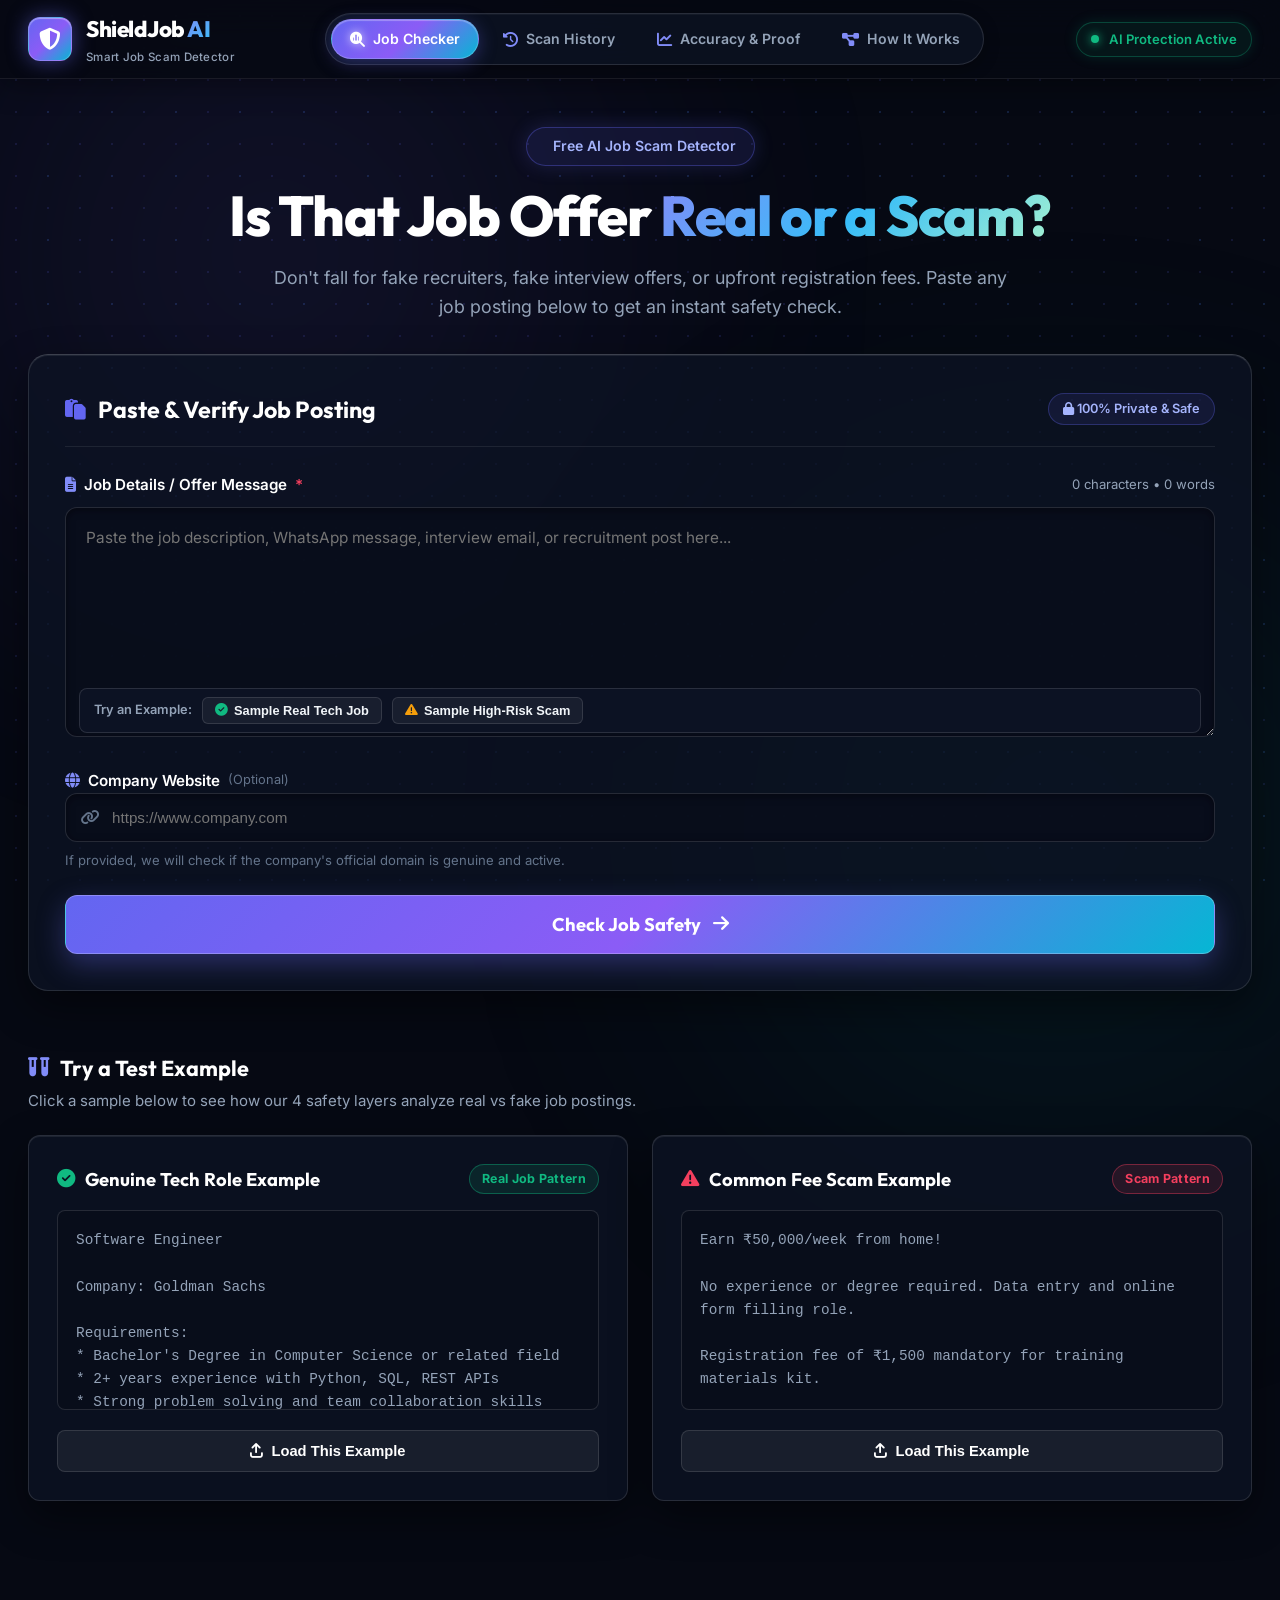
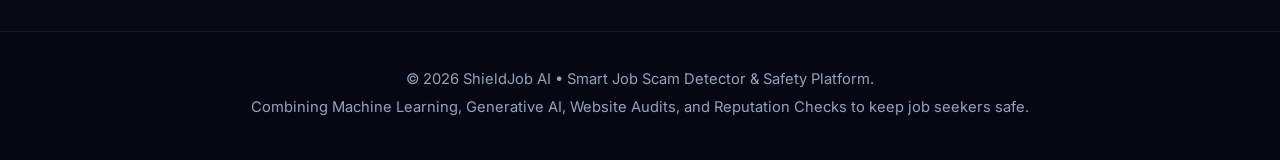
<file: frontend/index.html>
<!DOCTYPE html>
<html lang="en">

<head>
    <meta charset="UTF-8">
    <meta name="viewport" content="width=device-width, initial-scale=1.0">
    <title>ShieldJob AI — Free AI Job Scam Detector &amp; Safety Checker</title>
    
    <!-- Meta Tags -->
    <meta name="description" content="Check if any job posting, recruiter email, or WhatsApp message is real or a scam in seconds. Powered by Machine Learning and AI.">

    <!-- Google Fonts -->
    <link rel="preconnect" href="https://fonts.googleapis.com">
    <link rel="preconnect" href="https://fonts.gstatic.com" crossorigin>
    <link href="https://fonts.googleapis.com/css2?family=Inter:wght@300;400;500;600;700&family=Outfit:wght@500;600;700;800&display=swap" rel="stylesheet">

    <!-- FontAwesome Icons -->
    <link rel="stylesheet" href="https://cdnjs.cloudflare.com/ajax/libs/font-awesome/6.5.1/css/all.min.css">

    <!-- Custom CSS -->
    <link rel="stylesheet" href="style.css">
</head>

<body>

    <!-- Background Decorative Glow Effects -->
    <div class="bg-glow bg-glow-1"></div>
    <div class="bg-glow bg-glow-2"></div>

    <!-- Navigation Header -->
    <header class="navbar">
        <div class="nav-container">
            <!-- Brand Logo -->
            <a href="#analyzer" class="brand" onclick="switchPage('analyzer'); return false;">
                <div class="brand-icon">
                    <i class="fa-solid fa-shield-halved"></i>
                </div>
                <div class="brand-text">
                    <span class="brand-name">ShieldJob <span class="accent-text">AI</span></span>
                    <span class="brand-tagline">Smart Job Scam Detector</span>
                </div>
            </a>

            <!-- Center Navigation Links -->
            <nav class="nav-menu" id="navMenu">
                <a href="#analyzer" class="nav-link active" id="nav-analyzer" onclick="switchPage('analyzer'); return false;">
                    <i class="fa-solid fa-magnifying-glass-chart"></i>
                    <span>Job Checker</span>
                </a>
                <a href="#history" class="nav-link" id="nav-history" onclick="switchPage('history'); return false;">
                    <i class="fa-solid fa-clock-rotate-left"></i>
                    <span>Scan History</span>
                    <span class="nav-badge" id="historyNavBadge" style="display:none;">0</span>
                </a>
                <a href="#metrics" class="nav-link" id="nav-metrics" onclick="switchPage('metrics'); return false;">
                    <i class="fa-solid fa-chart-line"></i>
                    <span>Accuracy &amp; Proof</span>
                </a>
                <a href="#how-it-works" class="nav-link" id="nav-how-it-works" onclick="switchPage('how-it-works'); return false;">
                    <i class="fa-solid fa-diagram-project"></i>
                    <span>How It Works</span>
                </a>
            </nav>

            <!-- Right Status Indicator & Mobile Toggle -->
            <div class="nav-right">
                <div class="nav-status">
                    <span class="status-dot"></span>
                    <span class="status-text">AI Protection Active</span>
                </div>
                <button class="nav-menu-toggle" id="navMenuToggle" aria-label="Toggle navigation" onclick="toggleMobileMenu()">
                    <i class="fa-solid fa-bars"></i>
                </button>
            </div>
        </div>
    </header>

    <!-- Main Container -->
    <main class="main-content">
        <div class="container">

            <!-- ================================================================= -->
            <!-- PAGE 1: JOB CHECKER PAGE                                          -->
            <!-- ================================================================= -->
            <div class="page-view active" id="page-analyzer">
                
                <!-- Hero Header Section -->
                <section class="hero-section">
                    <div class="hero-badge">
                        <i class="fa-solid fa-shield-check"></i> Free AI Job Scam Detector
                    </div>
                    <h1 class="hero-title">Is That Job Offer <span class="gradient-text">Real or a Scam?</span></h1>
                    <p class="hero-subtitle">
                        Don't fall for fake recruiters, fake interview offers, or upfront registration fees. Paste any job posting below to get an instant safety check.
                    </p>
                </section>

                <!-- AI Unavailable Banner -->
                <div id="aiWarningContainer"></div>

                <!-- Analysis Input Form Card -->
                <section class="analyzer-card">
                    <div class="card-header">
                        <div class="card-title">
                            <i class="fa-solid fa-paste"></i>
                            <h2>Paste &amp; Verify Job Posting</h2>
                        </div>
                        <span class="security-tag"><i class="fa-solid fa-lock"></i> 100% Private &amp; Safe</span>
                    </div>

                    <form method="POST" action="/" class="analysis-form" id="analyzerForm">
                        
                        <!-- Job Description Input -->
                        <div class="input-group">
                            <div class="input-label-row">
                                <label for="job_description">
                                    <i class="fa-solid fa-file-lines"></i> Job Details / Offer Message <span class="required-asterisk">*</span>
                                </label>
                                <span class="char-counter" id="charCounter">0 characters &bull; 0 words</span>
                            </div>

                            <div class="textarea-wrapper">
                                <textarea 
                                    name="job_description" 
                                    id="job_description" 
                                    placeholder="Paste the job description, WhatsApp message, interview email, or recruitment post here..."
                                    required class="job-textarea"></textarea>
                                
                                <div class="quick-samples-bar">
                                    <span class="samples-label">Try an Example:</span>
                                    <button type="button" class="sample-btn real-sample-btn" onclick="fillSample('real')">
                                        <i class="fa-solid fa-circle-check"></i> Sample Real Tech Job
                                    </button>
                                    <button type="button" class="sample-btn fake-sample-btn" onclick="fillSample('fake')">
                                        <i class="fa-solid fa-triangle-exclamation"></i> Sample High-Risk Scam
                                    </button>
                                </div>
                            </div>
                        </div>

                        <!-- Company Website Input (Optional) -->
                        <div class="input-group website-group">
                            <label for="company_website">
                                <i class="fa-solid fa-globe"></i> Company Website <span class="optional-badge">(Optional)</span>
                            </label>
                            <div class="input-with-icon">
                                <i class="fa-solid fa-link input-icon"></i>
                                <input 
                                    type="url" 
                                    id="company_website" 
                                    name="company_website" 
                                    placeholder="https://www.company.com" 
                                    class="form-input" id="company_website" name="company_website"
                                >
                            </div>
                            <p class="input-hint">If provided, we will check if the company's official domain is genuine and active.</p>
                        </div>

                        <!-- Submit Action Button -->
                        <button type="submit" class="submit-btn" id="submitBtn">
                            <span class="btn-text">Check Job Safety</span>
                            <i class="fa-solid fa-arrow-right btn-icon"></i>
                        </button>

                    </form>
                </section>

                <!-- RESULT DASHBOARD SECTION -->

                <!-- Dynamic Results Section (Populated by app.js) -->
                <div id="resultsContainer"></div>

                <!-- Interactive Example Templates Section -->
                <section class="examples-section">
                    <div class="section-header">
                        <h3 class="section-title"><i class="fa-solid fa-vials"></i> Try a Test Example</h3>
                        <p class="section-sub">Click a sample below to see how our 4 safety layers analyze real vs fake job postings.</p>
                    </div>

                    <div class="examples-grid">
                        
                        <!-- Real Job Card -->
                        <div class="example-card example-real">
                            <div class="example-card-header">
                                <div class="example-title">
                                    <i class="fa-solid fa-circle-check icon-real"></i>
                                    <h4>Genuine Tech Role Example</h4>
                                </div>
                                <span class="example-tag tag-real">Real Job Pattern</span>
                            </div>

                            <div class="example-preview" id="realSampleText">Software Engineer

Company: Goldman Sachs

Requirements:
* Bachelor's Degree in Computer Science or related field
* 2+ years experience with Python, SQL, REST APIs
* Strong problem solving and team collaboration skills

Benefits:
* Health &amp; Life Insurance
* Competitive Compensation &amp; 401(k)
* Career Growth Opportunities</div>

                            <button class="use-sample-btn" onclick="fillSample('real')">
                                <i class="fa-solid fa-arrow-up-from-bracket"></i> Load This Example
                            </button>
                        </div>

                        <!-- Fake Job Card -->
                        <div class="example-card example-fake">
                            <div class="example-card-header">
                                <div class="example-title">
                                    <i class="fa-solid fa-triangle-exclamation icon-fake"></i>
                                    <h4>Common Fee Scam Example</h4>
                                </div>
                                <span class="example-tag tag-fake">Scam Pattern</span>
                            </div>

                            <div class="example-preview" id="fakeSampleText">Earn ₹50,000/week from home!

No experience or degree required. Data entry and online form filling role.

Registration fee of ₹1,500 mandatory for training materials kit.

Limited seats available! Contact immediately on WhatsApp to confirm slot.</div>

                            <button class="use-sample-btn" onclick="fillSample('fake')">
                                <i class="fa-solid fa-arrow-up-from-bracket"></i> Load This Example
                            </button>
                        </div>

                    </div>
                </section>

            </div>

            <!-- ================================================================= -->
            <!-- PAGE 2: SCAN HISTORY PAGE                                         -->
            <!-- ================================================================= -->
            <div class="page-view" id="page-history">
                
                <section class="history-page-hero">
                    <div class="hero-badge">
                        <i class="fa-solid fa-clock-rotate-left"></i> Your Saved Scans
                    </div>
                    <h1 class="page-main-title">Scan <span class="gradient-text">History</span></h1>
                    <p class="page-main-subtitle">
                        Keep track of all the job offers you've checked. Click on any job description to view the full text, copy it, or re-run the scan.
                    </p>
                </section>

                <div class="history-stats-bar" id="historyStatsBar">
                    <div class="history-stat-card">
                        <div class="stat-icon"><i class="fa-solid fa-list-check"></i></div>
                        <div class="stat-info">
                            <span class="stat-num" id="statTotalCount">0</span>
                            <span class="stat-lbl">Jobs Checked</span>
                        </div>
                    </div>
                    <div class="history-stat-card stat-safe">
                        <div class="stat-icon"><i class="fa-solid fa-shield-check"></i></div>
                        <div class="stat-info">
                            <span class="stat-num" id="statRealCount">0</span>
                            <span class="stat-lbl">Safe &amp; Real</span>
                        </div>
                    </div>
                    <div class="history-stat-card stat-danger">
                        <div class="stat-icon"><i class="fa-solid fa-triangle-exclamation"></i></div>
                        <div class="stat-info">
                            <span class="stat-num" id="statFakeCount">0</span>
                            <span class="stat-lbl">Scams Flagged</span>
                        </div>
                    </div>
                </div>

                <section class="history-card-panel">
                    <div class="section-title-row">
                        <h3 class="section-title"><i class="fa-solid fa-table-list"></i> Past Job Scans</h3>
                        <div class="history-actions">
                            <button class="history-action-btn" id="clearHistoryBtn" onclick="clearAllHistory()">
                                <i class="fa-solid fa-trash"></i> Clear History
                            </button>
                        </div>
                    </div>

                    <div id="historyContainer">
                        <div class="history-empty" id="historyEmpty">
                            <i class="fa-solid fa-folder-open"></i>
                            <h4>No Scan History Yet</h4>
                            <p>You haven't scanned any jobs yet. Head over to the Job Checker to check your first job offer!</p>
                            <button class="use-sample-btn" style="margin-top:14px;" onclick="switchPage('analyzer')">
                                <i class="fa-solid fa-magnifying-glass"></i> Go to Job Checker
                            </button>
                        </div>

                        <div class="history-table-wrapper" id="historyTableWrapper" style="display:none;">
                            <table class="history-table" id="historyTable">
                                <thead>
                                    <tr>
                                        <th style="min-width: 260px;">Job Posting (Click to View)</th>
                                        <th>Verdict</th>
                                        <th>Safety Score</th>
                                        <th>Risk Level</th>
                                        <th>Checked On</th>
                                        <th>Action</th>
                                    </tr>
                                </thead>
                                <tbody id="historyTableBody">
                                    <!-- Rows populated by JS -->
                                </tbody>
                            </table>
                        </div>
                    </div>
                </section>

            </div>

            <!-- ================================================================= -->
            <!-- PAGE 3: ACCURACY & MODEL PROOF PAGE                               -->
            <!-- ================================================================= -->
            <div class="page-view" id="page-metrics">
                
                <section class="metrics-page-hero">
                    <div class="hero-badge">
                        <i class="fa-solid fa-bullseye"></i> Verified Benchmark
                    </div>
                    <h1 class="page-main-title">How Accurate Is <span class="gradient-text">ShieldJob AI?</span></h1>
                    <p class="page-main-subtitle">
                        Our model was evaluated across <strong>17,880 historical job postings</strong> using rigorous <strong>5-Fold Stratified Cross-Validation (Leak-Free)</strong> with balanced class weighting.
                    </p>
                </section>

                <div class="metrics-grid" id="metricsGrid">
                    <div class="metrics-loading" id="metricsLoading">
                        <i class="fa-solid fa-spinner fa-spin"></i> Loading accuracy statistics...
                    </div>
                </div>

                <!-- Confusion Matrix Card -->
                <div class="confusion-section" id="confusionSection" style="display:none;">
                    <div class="intel-card" style="padding: 28px;">
                        <div class="intel-header">
                            <div class="intel-title">
                                <i class="fa-solid fa-table-cells-large"></i>
                                <h3>5-Fold Out-of-Fold Evaluation Breakdown</h3>
                            </div>
                            <span class="security-tag" id="cmSampleTag">17,880 Postings Evaluated</span>
                        </div>
                        
                        <div class="confusion-matrix-wrapper">
                            <div class="cm-table-wrapper">
                                <table class="confusion-matrix" id="confusionMatrix">
                                    <!-- Populated by JS -->
                                </table>
                            </div>
                            <div class="cm-legend" id="cmLegend">
                                <!-- Populated dynamically by JS -->
                            </div>
                        </div>
                    </div>
                </div>

            </div>

            <!-- ================================================================= -->
            <!-- PAGE 4: HOW IT WORKS PAGE                                         -->
            <!-- ================================================================= -->
            <div class="page-view" id="page-how-it-works">
                
                <section class="howto-page-hero">
                    <div class="hero-badge">
                        <i class="fa-solid fa-lightbulb"></i> Simple Explanation
                    </div>
                    <h1 class="page-main-title">How ShieldJob <span class="gradient-text">Protects You</span></h1>
                    <p class="page-main-subtitle">
                        Instead of guessing, we use a 4-layer safety check to inspect the job wording, company background, official website, and online footprint.
                    </p>
                </section>

                <!-- Pipeline Grid -->
                <div class="howto-pipeline-container">
                    <h3 class="section-title" style="margin-bottom: 20px;">
                        <i class="fa-solid fa-shield-halved"></i> The 4 Safety Layers
                    </h3>

                    <div class="pipeline-flow">
                        
                        <div class="flow-card">
                            <div class="flow-num">1</div>
                            <div class="flow-icon"><i class="fa-solid fa-microchip"></i></div>
                            <h4>1. Pattern Matcher (30%)</h4>
                            <p>Scans text patterns against 17,800+ known legitimate and fraudulent job postings.</p>
                        </div>

                        <div class="flow-card">
                            <div class="flow-num">2</div>
                            <div class="flow-icon"><i class="fa-solid fa-wand-magic-sparkles"></i></div>
                            <h4>2. AI Content Inspector (30%)</h4>
                            <p>Spots red flags like fake interview promises, upfront fees, unrealistic salaries, or pressure tactics.</p>
                        </div>

                        <div class="flow-card">
                            <div class="flow-num">3</div>
                            <div class="flow-icon"><i class="fa-solid fa-globe"></i></div>
                            <h4>3. Website Authenticity (20%)</h4>
                            <p>Visits the employer's official website to confirm real business operations and professional identity.</p>
                        </div>

                        <div class="flow-card">
                            <div class="flow-num">4</div>
                            <div class="flow-icon"><i class="fa-solid fa-users-viewfinder"></i></div>
                            <h4>4. Company Reputation (20%)</h4>
                            <p>Checks public presence across LinkedIn, employee reviews, and scam alert databases.</p>
                        </div>

                        <div class="flow-card">
                            <div class="flow-num">5</div>
                            <div class="flow-icon"><i class="fa-solid fa-calculator"></i></div>
                            <h4>5. Unified Safety Score</h4>
                            <p>Combines all 4 layers into a single 0–100 score so you get an instant, trustworthy answer.</p>
                        </div>

                        <div class="flow-card">
                            <div class="flow-num">6</div>
                            <div class="flow-icon"><i class="fa-solid fa-clipboard-check"></i></div>
                            <h4>6. Actionable Intelligence</h4>
                            <p>Get clear explainable red flags, instant summary copying, and local scan history tracking.</p>
                        </div>

                    </div>
                </div>

                <!-- Weighted Scoring Formula Card -->
                <div class="intel-card" style="margin-top: 30px; padding: 28px;">
                    <div class="intel-header">
                        <div class="intel-title">
                            <i class="fa-solid fa-scale-balanced"></i>
                            <h3>How to Understand Your Safety Score</h3>
                        </div>
                    </div>
                    <p class="intel-summary" style="margin-bottom: 16px;">
                        The final score (0–100) tells you how safe the job opportunity is:
                    </p>

                    <div class="threshold-grid">
                        <div class="threshold-item item-real">
                            <i class="fa-solid fa-circle-check"></i>
                            <div>
                                <strong>70 – 100: Safe to Apply</strong>
                                <span>High confidence that the company and posting are genuine.</span>
                            </div>
                        </div>
                        <div class="threshold-item item-suspicious">
                            <i class="fa-solid fa-triangle-exclamation"></i>
                            <div>
                                <strong>50 – 69: Proceed with Caution</strong>
                                <span>Mixed signals. Verify company details directly on their official careers page.</span>
                            </div>
                        </div>
                        <div class="threshold-item item-fake">
                            <i class="fa-solid fa-circle-xmark"></i>
                            <div>
                                <strong>0 – 49: Danger — Likely a Scam</strong>
                                <span>Matches known scam tricks. Never pay any fee or send identity documents.</span>
                            </div>
                        </div>
                    </div>
                </div>

            </div>

        </div>
    </main>

    <!-- Full Job Description View Modal -->
    <div class="job-modal-overlay" id="jobModalOverlay" onclick="closeJobModal(event)">
        <div class="job-modal-card" onclick="event.stopPropagation()">
            <div class="job-modal-header">
                <div class="job-modal-title">
                    <i class="fa-solid fa-file-lines"></i>
                    <h3>Full Job Posting Text</h3>
                </div>
                <button class="job-modal-close" onclick="closeJobModal()" aria-label="Close modal">
                    <i class="fa-solid fa-xmark"></i>
                </button>
            </div>
            
            <div class="job-modal-meta" id="jobModalMeta">
                <!-- Meta tags inserted dynamically -->
            </div>

            <div class="job-modal-body">
                <pre id="jobModalContent" class="job-modal-pre"></pre>
            </div>

            <div class="job-modal-actions">
                <button class="action-btn" id="modalCopyBtn" onclick="copyModalJobText()">
                    <i class="fa-solid fa-copy"></i> Copy Text
                </button>
                <button class="submit-btn" id="modalReanalyzeBtn" onclick="reanalyzeModalJob()" style="margin-top:0; width:auto; padding:10px 20px; font-size:0.95rem;">
                    <i class="fa-solid fa-arrow-rotate-right"></i> Re-Scan This Job
                </button>
            </div>
        </div>
    </div>

    <!-- Loading Overlay Modal (Triggered on Submit via JS) -->
    <div class="loading-overlay" id="loadingOverlay">
        <div class="loading-card">
            <div class="scanner-line"></div>
            <div class="loading-icon-wrapper">
                <i class="fa-solid fa-brain-circuit loading-spinner"></i>
            </div>
            <h3>Checking Job Safety...</h3>
            <p class="loading-subtext">Scanning signals across 4 safety layers</p>

            <div class="stages-list">
                <div class="stage-item active" id="stage1">
                    <i class="fa-solid fa-spinner fa-spin stage-icon"></i>
                    <span>Reading job details &amp; salary terms</span>
                </div>
                <div class="stage-item" id="stage2">
                    <i class="fa-regular fa-circle stage-icon"></i>
                    <span>Looking for known scam phrases &amp; fee tricks</span>
                </div>
                <div class="stage-item" id="stage3">
                    <i class="fa-regular fa-circle stage-icon"></i>
                    <span>Validating company website &amp; domain authenticity</span>
                </div>
                <div class="stage-item" id="stage4">
                    <i class="fa-regular fa-circle stage-icon"></i>
                    <span>Checking public company footprint &amp; reputation</span>
                </div>
            </div>
        </div>
    </div>

    <!-- Footer -->
    <footer class="footer">
        <div class="container footer-content">
            <p>&copy; 2026 ShieldJob AI &bull; Smart Job Scam Detector &amp; Safety Platform.</p>
            <p class="footer-note">Combining Machine Learning, Generative AI, Website Audits, and Reputation Checks to keep job seekers safe.</p>
        </div>
    </footer>

    <!-- Client-Side JavaScript -->

    <!-- Configuration & Application Scripts -->
    <script src="config.js"></script>
    <script src="app.js"></script>
</body>
</html>
</file>
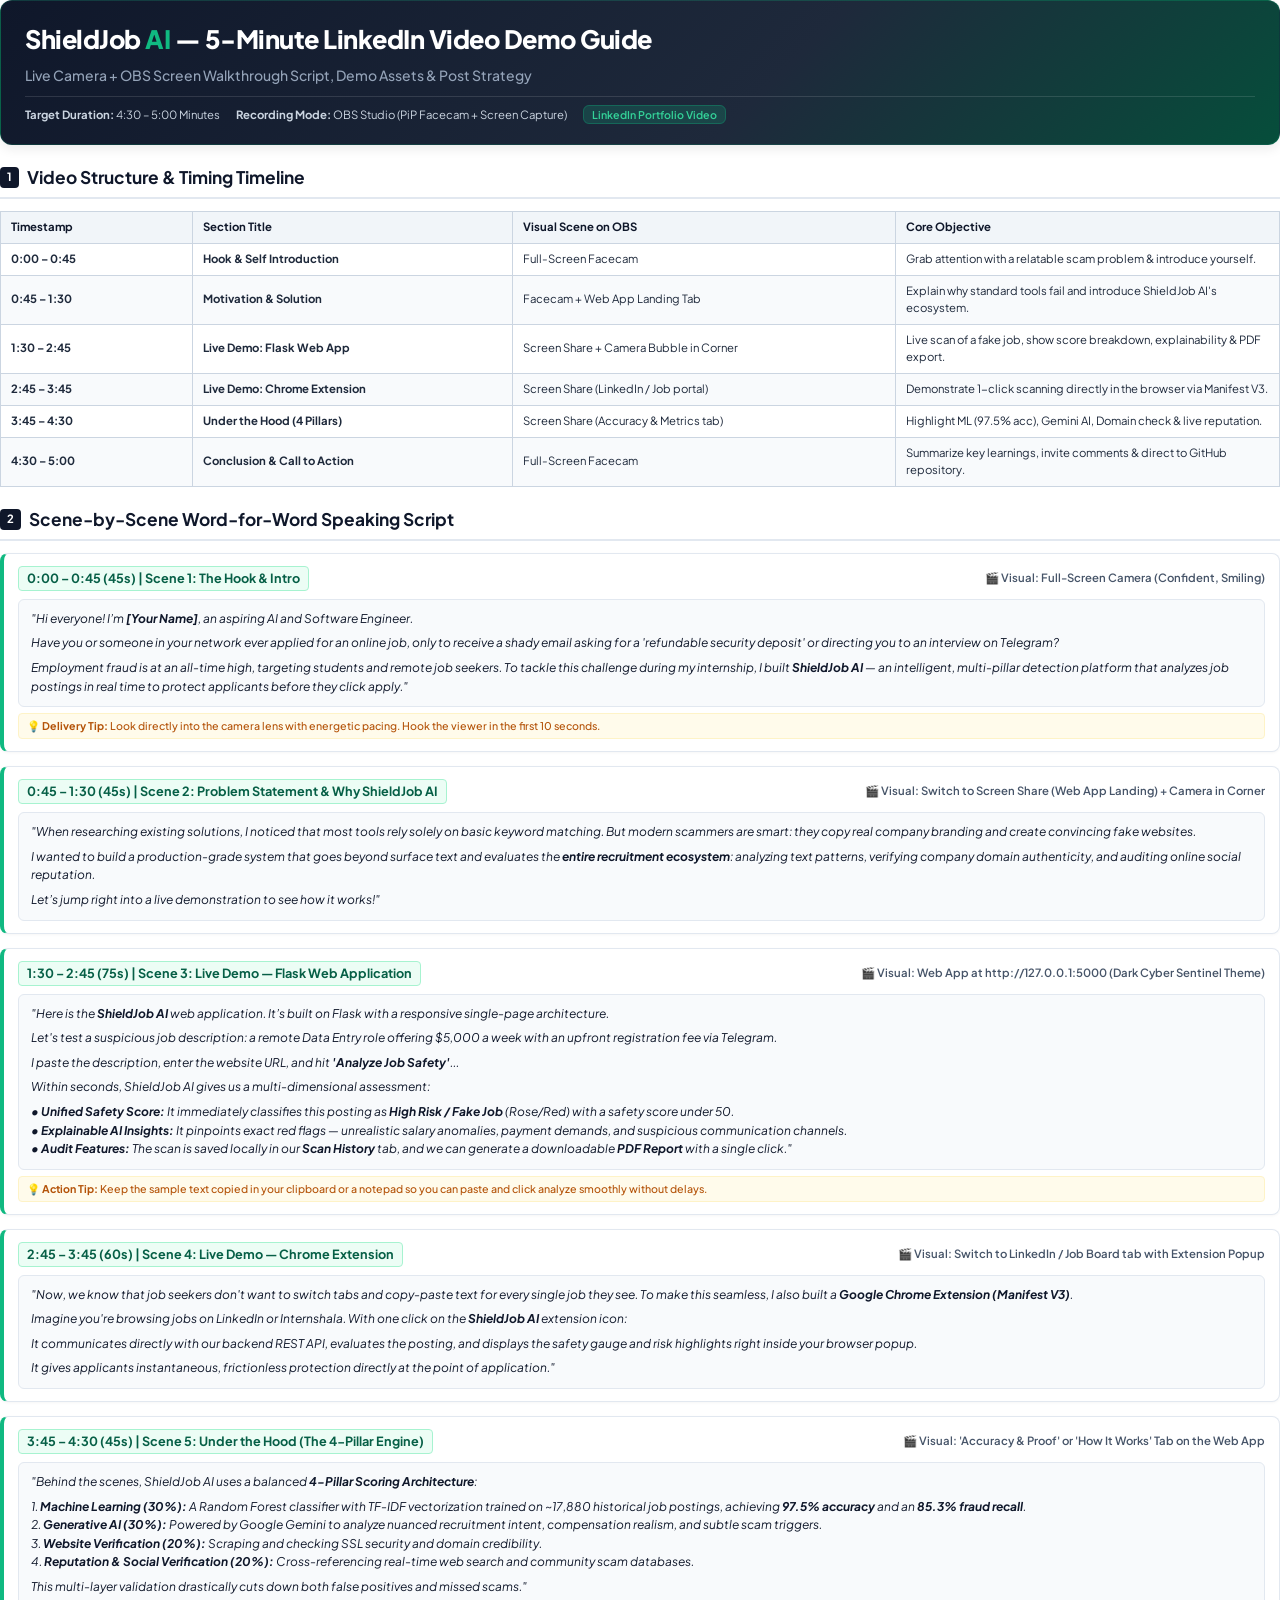
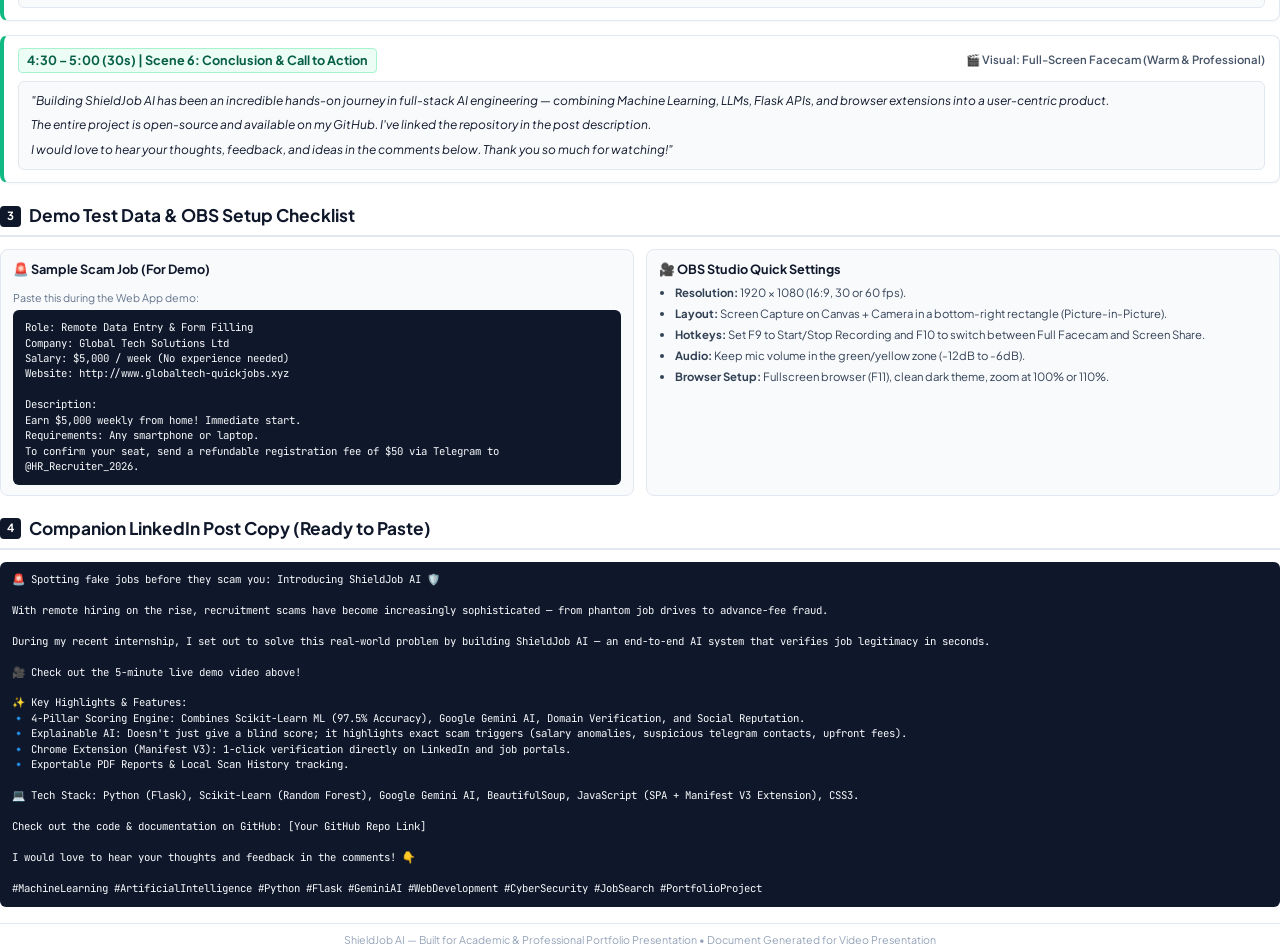
<file: ShieldJob_AI_5Min_Demo_Video_Script.html>
<!DOCTYPE html>
<html lang="en">
<head>
<meta charset="UTF-8">
<title>ShieldJob AI — 5-Minute LinkedIn Video Demo Script & Presentation Guide</title>
<style>
  @import url('https://fonts.googleapis.com/css2?family=Plus+Jakarta+Sans:wght@300;400;500;600;700;800&family=JetBrains+Mono:wght@400;500;600&display=swap');

  @page {
    size: A4;
    margin: 14mm 14mm 14mm 14mm;
  }

  * {
    box-sizing: border-box;
  }

  body {
    font-family: 'Plus Jakarta Sans', -apple-system, BlinkMacSystemFont, 'Segoe UI', Roboto, sans-serif;
    color: #1e293b;
    background: #ffffff;
    line-height: 1.5;
    font-size: 9.5pt;
    margin: 0;
    padding: 0;
  }

  .header {
    background: linear-gradient(135deg, #0f172a 0%, #1e293b 60%, #064e3b 100%);
    color: white;
    padding: 20px 24px;
    border-radius: 12px;
    margin-bottom: 18px;
    border: 1px solid rgba(16, 185, 129, 0.2);
    box-shadow: 0 4px 12px rgba(0, 0, 0, 0.08);
  }

  .header h1 {
    margin: 0 0 6px 0;
    font-size: 19pt;
    font-weight: 800;
    letter-spacing: -0.5px;
    color: #ffffff;
  }

  .header h1 span {
    color: #10b981;
  }

  .header-subtitle {
    font-size: 10.5pt;
    color: #94a3b8;
    margin: 0 0 10px 0;
    font-weight: 500;
  }

  .header-meta {
    display: flex;
    gap: 16px;
    font-size: 8.5pt;
    color: #cbd5e1;
    border-top: 1px solid rgba(255, 255, 255, 0.12);
    padding-top: 10px;
  }

  .badge {
    background: rgba(16, 185, 129, 0.2);
    color: #34d399;
    border: 1px solid rgba(16, 185, 129, 0.3);
    padding: 2px 8px;
    border-radius: 6px;
    font-weight: 600;
    font-size: 8pt;
  }

  .section-title {
    font-size: 13pt;
    font-weight: 700;
    color: #0f172a;
    border-bottom: 2px solid #e2e8f0;
    padding-bottom: 6px;
    margin-top: 20px;
    margin-bottom: 12px;
    display: flex;
    align-items: center;
    gap: 8px;
  }

  .section-title span.num {
    background: #0f172a;
    color: #ffffff;
    font-size: 8.5pt;
    padding: 2px 7px;
    border-radius: 4px;
  }

  table {
    width: 100%;
    border-collapse: collapse;
    margin-bottom: 16px;
    font-size: 8.5pt;
  }

  th, td {
    border: 1px solid #cbd5e1;
    padding: 7px 10px;
    text-align: left;
  }

  th {
    background: #f1f5f9;
    font-weight: 700;
    color: #0f172a;
  }

  tr:nth-child(even) {
    background: #f8fafc;
  }

  .scene-card {
    background: #ffffff;
    border: 1px solid #e2e8f0;
    border-left: 4px solid #10b981;
    border-radius: 8px;
    padding: 12px 14px;
    margin-bottom: 14px;
    page-break-inside: avoid;
    box-shadow: 0 1px 3px rgba(0,0,0,0.04);
  }

  .scene-header {
    display: flex;
    justify-content: space-between;
    align-items: center;
    margin-bottom: 8px;
  }

  .scene-time {
    font-weight: 700;
    font-size: 9.5pt;
    color: #065f46;
    background: #ecfdf5;
    padding: 2px 8px;
    border-radius: 4px;
    border: 1px solid #a7f3d0;
  }

  .scene-visual {
    font-size: 8.5pt;
    color: #475569;
    font-weight: 600;
  }

  .script-box {
    background: #f8fafc;
    border: 1px solid #e2e8f0;
    border-radius: 6px;
    padding: 10px 12px;
    margin-top: 6px;
    font-size: 9pt;
    color: #0f172a;
    line-height: 1.55;
  }

  .script-box p {
    margin: 0 0 6px 0;
  }
  .script-box p:last-child {
    margin: 0;
  }

  .action-tip {
    font-size: 8pt;
    color: #b45309;
    background: #fffbeb;
    border: 1px solid #fef3c7;
    padding: 4px 8px;
    border-radius: 4px;
    margin-top: 6px;
    font-weight: 500;
  }

  .card-grid {
    display: grid;
    grid-template-columns: 1fr 1fr;
    gap: 12px;
    margin-bottom: 14px;
    page-break-inside: avoid;
  }

  .info-box {
    background: #f8fafc;
    border: 1px solid #e2e8f0;
    border-radius: 8px;
    padding: 10px 12px;
  }

  .info-box h4 {
    margin: 0 0 6px 0;
    font-size: 9.5pt;
    color: #0f172a;
    font-weight: 700;
  }

  .info-box ul {
    margin: 0;
    padding-left: 16px;
    font-size: 8.5pt;
    color: #334155;
  }

  .info-box li {
    margin-bottom: 4px;
  }

  .code-block {
    font-family: 'JetBrains Mono', monospace;
    font-size: 8pt;
    background: #0f172a;
    color: #f8fafc;
    padding: 10px 12px;
    border-radius: 6px;
    overflow-x: auto;
    white-space: pre-wrap;
    line-height: 1.45;
  }

  .page-break {
    page-break-before: always;
  }

  .footer-note {
    text-align: center;
    font-size: 8pt;
    color: #94a3b8;
    margin-top: 16px;
    border-top: 1px solid #e2e8f0;
    padding-top: 8px;
  }
</style>
</head>
<body>

  <!-- HEADER -->
  <div class="header">
    <h1>ShieldJob <span>AI</span> — 5-Minute LinkedIn Video Demo Guide</h1>
    <div class="header-subtitle">Live Camera + OBS Screen Walkthrough Script, Demo Assets & Post Strategy</div>
    <div class="header-meta">
      <div><strong>Target Duration:</strong> 4:30 – 5:00 Minutes</div>
      <div><strong>Recording Mode:</strong> OBS Studio (PiP Facecam + Screen Capture)</div>
      <div><span class="badge">LinkedIn Portfolio Video</span></div>
    </div>
  </div>

  <!-- SECTION 1: OVERVIEW & TIMELINE -->
  <div class="section-title"><span class="num">1</span> Video Structure & Timing Timeline</div>
  <table>
    <thead>
      <tr>
        <th style="width: 15%;">Timestamp</th>
        <th style="width: 25%;">Section Title</th>
        <th style="width: 30%;">Visual Scene on OBS</th>
        <th style="width: 30%;">Core Objective</th>
      </tr>
    </thead>
    <tbody>
      <tr>
        <td><strong>0:00 – 0:45</strong></td>
        <td><strong>Hook & Self Introduction</strong></td>
        <td>Full-Screen Facecam</td>
        <td>Grab attention with a relatable scam problem & introduce yourself.</td>
      </tr>
      <tr>
        <td><strong>0:45 – 1:30</strong></td>
        <td><strong>Motivation & Solution</strong></td>
        <td>Facecam + Web App Landing Tab</td>
        <td>Explain why standard tools fail and introduce ShieldJob AI's ecosystem.</td>
      </tr>
      <tr>
        <td><strong>1:30 – 2:45</strong></td>
        <td><strong>Live Demo: Flask Web App</strong></td>
        <td>Screen Share + Camera Bubble in Corner</td>
        <td>Live scan of a fake job, show score breakdown, explainability & PDF export.</td>
      </tr>
      <tr>
        <td><strong>2:45 – 3:45</strong></td>
        <td><strong>Live Demo: Chrome Extension</strong></td>
        <td>Screen Share (LinkedIn / Job portal)</td>
        <td>Demonstrate 1-click scanning directly in the browser via Manifest V3.</td>
      </tr>
      <tr>
        <td><strong>3:45 – 4:30</strong></td>
        <td><strong>Under the Hood (4 Pillars)</strong></td>
        <td>Screen Share (Accuracy & Metrics tab)</td>
        <td>Highlight ML (97.5% acc), Gemini AI, Domain check & live reputation.</td>
      </tr>
      <tr>
        <td><strong>4:30 – 5:00</strong></td>
        <td><strong>Conclusion & Call to Action</strong></td>
        <td>Full-Screen Facecam</td>
        <td>Summarize key learnings, invite comments & direct to GitHub repository.</td>
      </tr>
    </tbody>
  </table>

  <!-- SECTION 2: WORD-BY-WORD SCRIPT -->
  <div class="section-title"><span class="num">2</span> Scene-by-Scene Word-for-Word Speaking Script</div>

  <!-- SCENE 1 -->
  <div class="scene-card">
    <div class="scene-header">
      <span class="scene-time">0:00 – 0:45 (45s) | Scene 1: The Hook & Intro</span>
      <span class="scene-visual">🎬 Visual: Full-Screen Camera (Confident, Smiling)</span>
    </div>
    <div class="script-box">
      <p><em>"Hi everyone! I’m <strong>[Your Name]</strong>, an aspiring AI and Software Engineer.</em></p>
      <p><em>Have you or someone in your network ever applied for an online job, only to receive a shady email asking for a 'refundable security deposit' or directing you to an interview on Telegram?</em></p>
      <p><em>Employment fraud is at an all-time high, targeting students and remote job seekers. To tackle this challenge during my internship, I built <strong>ShieldJob AI</strong> — an intelligent, multi-pillar detection platform that analyzes job postings in real time to protect applicants before they click apply."</em></p>
    </div>
    <div class="action-tip">💡 <strong>Delivery Tip:</strong> Look directly into the camera lens with energetic pacing. Hook the viewer in the first 10 seconds.</div>
  </div>

  <!-- SCENE 2 -->
  <div class="scene-card">
    <div class="scene-header">
      <span class="scene-time">0:45 – 1:30 (45s) | Scene 2: Problem Statement & Why ShieldJob AI</span>
      <span class="scene-visual">🎬 Visual: Switch to Screen Share (Web App Landing) + Camera in Corner</span>
    </div>
    <div class="script-box">
      <p><em>"When researching existing solutions, I noticed that most tools rely solely on basic keyword matching. But modern scammers are smart: they copy real company branding and create convincing fake websites.</em></p>
      <p><em>I wanted to build a production-grade system that goes beyond surface text and evaluates the <strong>entire recruitment ecosystem</strong>: analyzing text patterns, verifying company domain authenticity, and auditing online social reputation.</em></p>
      <p><em>Let’s jump right into a live demonstration to see how it works!"</em></p>
    </div>
  </div>

  <div class="page-break"></div>

  <!-- SCENE 3 -->
  <div class="scene-card">
    <div class="scene-header">
      <span class="scene-time">1:30 – 2:45 (75s) | Scene 3: Live Demo — Flask Web Application</span>
      <span class="scene-visual">🎬 Visual: Web App at http://127.0.0.1:5000 (Dark Cyber Sentinel Theme)</span>
    </div>
    <div class="script-box">
      <p><em>"Here is the <strong>ShieldJob AI</strong> web application. It’s built on Flask with a responsive single-page architecture.</em></p>
      <p><em>Let's test a suspicious job description: a remote Data Entry role offering $5,000 a week with an upfront registration fee via Telegram.</em></p>
      <p><em>I paste the description, enter the website URL, and hit <strong>'Analyze Job Safety'</strong>...</em></p>
      <p><em>Within seconds, ShieldJob AI gives us a multi-dimensional assessment:</em></p>
      <p><em>• <strong>Unified Safety Score:</strong> It immediately classifies this posting as <strong>High Risk / Fake Job</strong> (Rose/Red) with a safety score under 50.</em><br>
      <em>• <strong>Explainable AI Insights:</strong> It pinpoints exact red flags — unrealistic salary anomalies, payment demands, and suspicious communication channels.</em><br>
      <em>• <strong>Audit Features:</strong> The scan is saved locally in our <strong>Scan History</strong> tab, and we can generate a downloadable <strong>PDF Report</strong> with a single click."</em></p>
    </div>
    <div class="action-tip">💡 <strong>Action Tip:</strong> Keep the sample text copied in your clipboard or a notepad so you can paste and click analyze smoothly without delays.</div>
  </div>

  <!-- SCENE 4 -->
  <div class="scene-card">
    <div class="scene-header">
      <span class="scene-time">2:45 – 3:45 (60s) | Scene 4: Live Demo — Chrome Extension</span>
      <span class="scene-visual">🎬 Visual: Switch to LinkedIn / Job Board tab with Extension Popup</span>
    </div>
    <div class="script-box">
      <p><em>"Now, we know that job seekers don't want to switch tabs and copy-paste text for every single job they see. To make this seamless, I also built a <strong>Google Chrome Extension (Manifest V3)</strong>.</em></p>
      <p><em>Imagine you're browsing jobs on LinkedIn or Internshala. With one click on the <strong>ShieldJob AI</strong> extension icon:</em></p>
      <p><em>It communicates directly with our backend REST API, evaluates the posting, and displays the safety gauge and risk highlights right inside your browser popup.</em></p>
      <p><em>It gives applicants instantaneous, frictionless protection directly at the point of application."</em></p>
    </div>
  </div>

  <!-- SCENE 5 -->
  <div class="scene-card">
    <div class="scene-header">
      <span class="scene-time">3:45 – 4:30 (45s) | Scene 5: Under the Hood (The 4-Pillar Engine)</span>
      <span class="scene-visual">🎬 Visual: 'Accuracy & Proof' or 'How It Works' Tab on the Web App</span>
    </div>
    <div class="script-box">
      <p><em>"Behind the scenes, ShieldJob AI uses a balanced <strong>4-Pillar Scoring Architecture</strong>:</em></p>
      <p><em>1. <strong>Machine Learning (30%):</strong> A Random Forest classifier with TF-IDF vectorization trained on ~17,880 historical job postings, achieving <strong>97.5% accuracy</strong> and an <strong>85.3% fraud recall</strong>.</em><br>
      <em>2. <strong>Generative AI (30%):</strong> Powered by Google Gemini to analyze nuanced recruitment intent, compensation realism, and subtle scam triggers.</em><br>
      <em>3. <strong>Website Verification (20%):</strong> Scraping and checking SSL security and domain credibility.</em><br>
      <em>4. <strong>Reputation & Social Verification (20%):</strong> Cross-referencing real-time web search and community scam databases.</em></p>
      <p><em>This multi-layer validation drastically cuts down both false positives and missed scams."</em></p>
    </div>
  </div>

  <!-- SCENE 6 -->
  <div class="scene-card">
    <div class="scene-header">
      <span class="scene-time">4:30 – 5:00 (30s) | Scene 6: Conclusion & Call to Action</span>
      <span class="scene-visual">🎬 Visual: Full-Screen Facecam (Warm & Professional)</span>
    </div>
    <div class="script-box">
      <p><em>"Building ShieldJob AI has been an incredible hands-on journey in full-stack AI engineering — combining Machine Learning, LLMs, Flask APIs, and browser extensions into a user-centric product.</em></p>
      <p><em>The entire project is open-source and available on my GitHub. I've linked the repository in the post description.</em></p>
      <p><em>I would love to hear your thoughts, feedback, and ideas in the comments below. Thank you so much for watching!"</em></p>
    </div>
  </div>

  <div class="page-break"></div>

  <!-- SECTION 3: TEST DATA & RECORDING CHECKLIST -->
  <div class="section-title"><span class="num">3</span> Demo Test Data & OBS Setup Checklist</div>
  
  <div class="card-grid">
    <div class="info-box">
      <h4>🚨 Sample Scam Job (For Demo)</h4>
      <p style="font-size: 8pt; color: #64748b; margin-bottom: 4px;">Paste this during the Web App demo:</p>
      <div class="code-block">Role: Remote Data Entry & Form Filling
Company: Global Tech Solutions Ltd
Salary: $5,000 / week (No experience needed)
Website: http://www.globaltech-quickjobs.xyz

Description:
Earn $5,000 weekly from home! Immediate start. 
Requirements: Any smartphone or laptop. 
To confirm your seat, send a refundable registration fee of $50 via Telegram to @HR_Recruiter_2026.</div>
    </div>

    <div class="info-box">
      <h4>🎥 OBS Studio Quick Settings</h4>
      <ul>
        <li><strong>Resolution:</strong> 1920 × 1080 (16:9, 30 or 60 fps).</li>
        <li><strong>Layout:</strong> Screen Capture on Canvas + Camera in a bottom-right rectangle (Picture-in-Picture).</li>
        <li><strong>Hotkeys:</strong> Set F9 to Start/Stop Recording and F10 to switch between Full Facecam and Screen Share.</li>
        <li><strong>Audio:</strong> Keep mic volume in the green/yellow zone (-12dB to -6dB).</li>
        <li><strong>Browser Setup:</strong> Fullscreen browser (F11), clean dark theme, zoom at 100% or 110%.</li>
      </ul>
    </div>
  </div>

  <!-- SECTION 4: READY-TO-POST LINKEDIN COPY -->
  <div class="section-title"><span class="num">4</span> Companion LinkedIn Post Copy (Ready to Paste)</div>
  <div class="code-block">🚨 Spotting fake jobs before they scam you: Introducing ShieldJob AI 🛡️

With remote hiring on the rise, recruitment scams have become increasingly sophisticated — from phantom job drives to advance-fee fraud.

During my recent internship, I set out to solve this real-world problem by building ShieldJob AI — an end-to-end AI system that verifies job legitimacy in seconds.

🎥 Check out the 5-minute live demo video above!

✨ Key Highlights & Features:
🔹 4-Pillar Scoring Engine: Combines Scikit-Learn ML (97.5% Accuracy), Google Gemini AI, Domain Verification, and Social Reputation.
🔹 Explainable AI: Doesn't just give a blind score; it highlights exact scam triggers (salary anomalies, suspicious telegram contacts, upfront fees).
🔹 Chrome Extension (Manifest V3): 1-click verification directly on LinkedIn and job portals.
🔹 Exportable PDF Reports & Local Scan History tracking.

💻 Tech Stack: Python (Flask), Scikit-Learn (Random Forest), Google Gemini AI, BeautifulSoup, JavaScript (SPA + Manifest V3 Extension), CSS3.

Check out the code & documentation on GitHub: [Your GitHub Repo Link]

I would love to hear your thoughts and feedback in the comments! 👇

#MachineLearning #ArtificialIntelligence #Python #Flask #GeminiAI #WebDevelopment #CyberSecurity #JobSearch #PortfolioProject</div>

  <div class="footer-note">
    ShieldJob AI — Built for Academic & Professional Portfolio Presentation • Document Generated for Video Presentation
  </div>

</body>
</html>
</file>
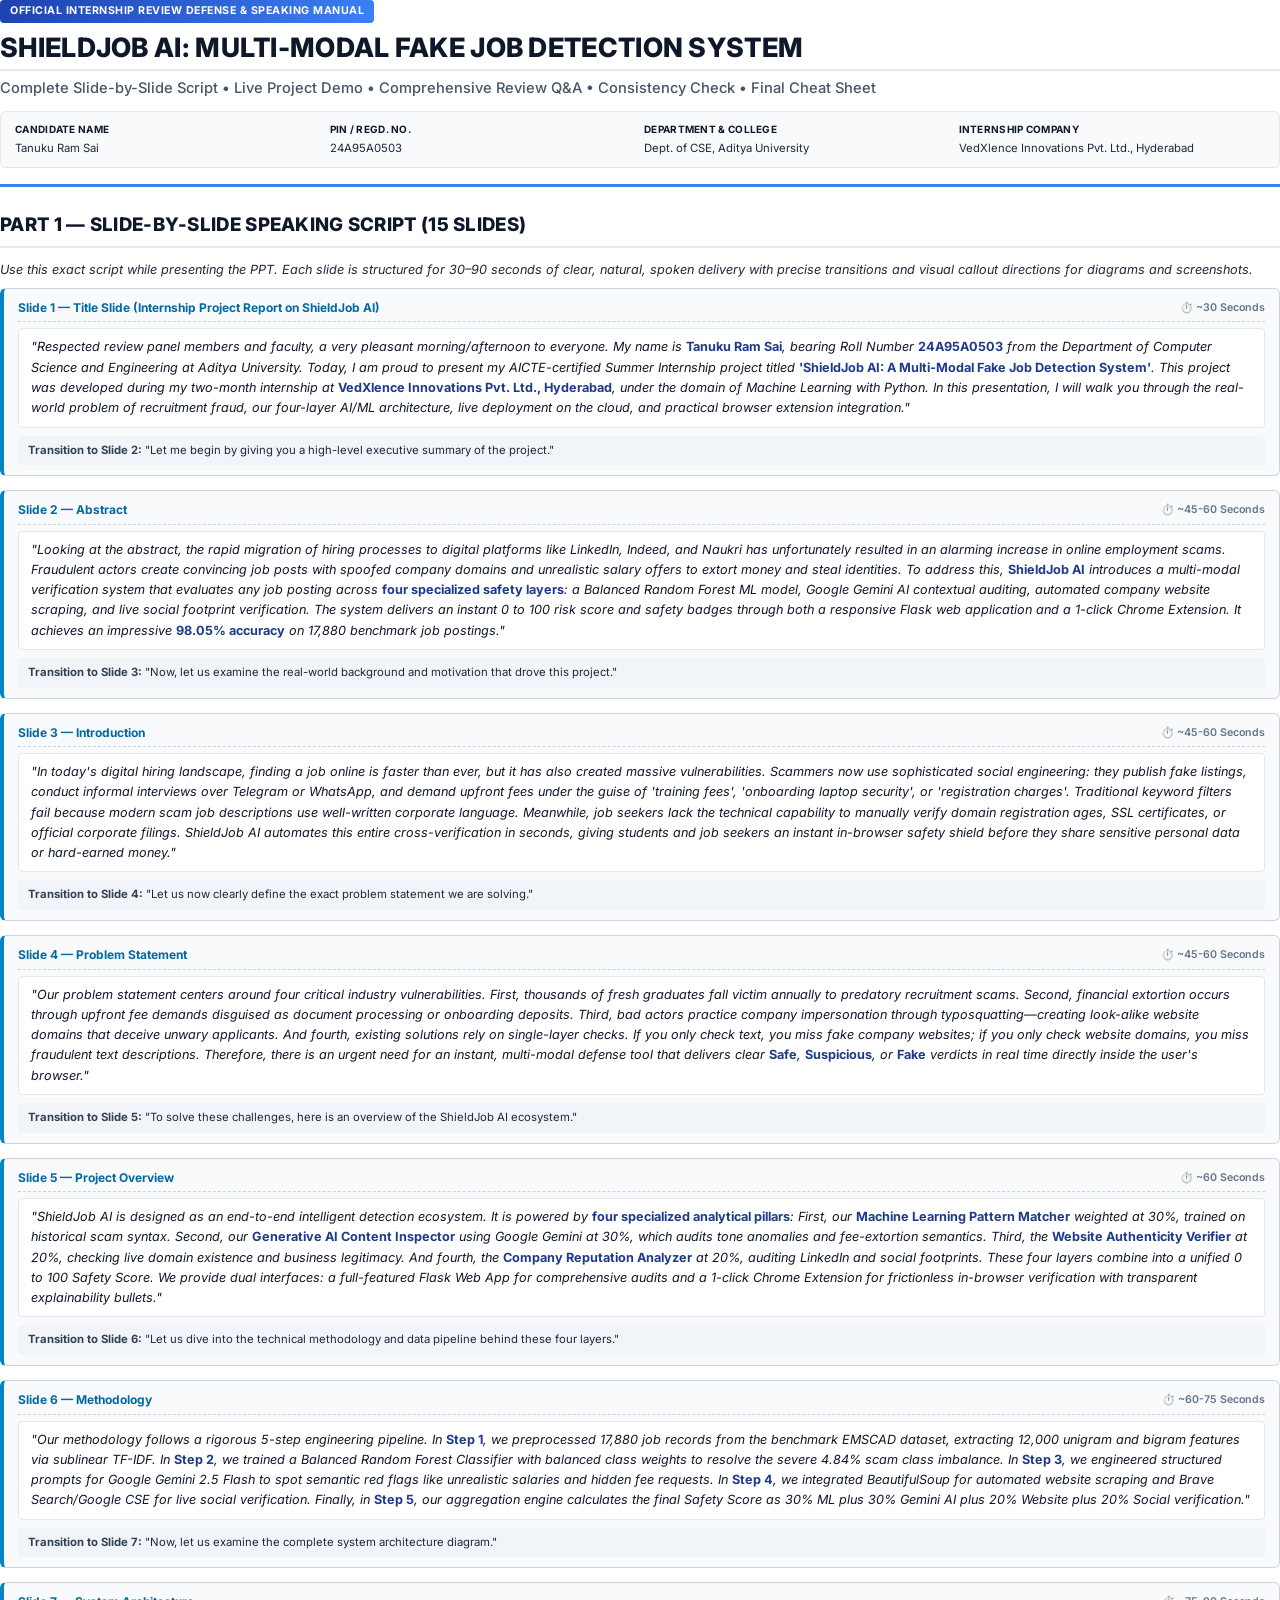
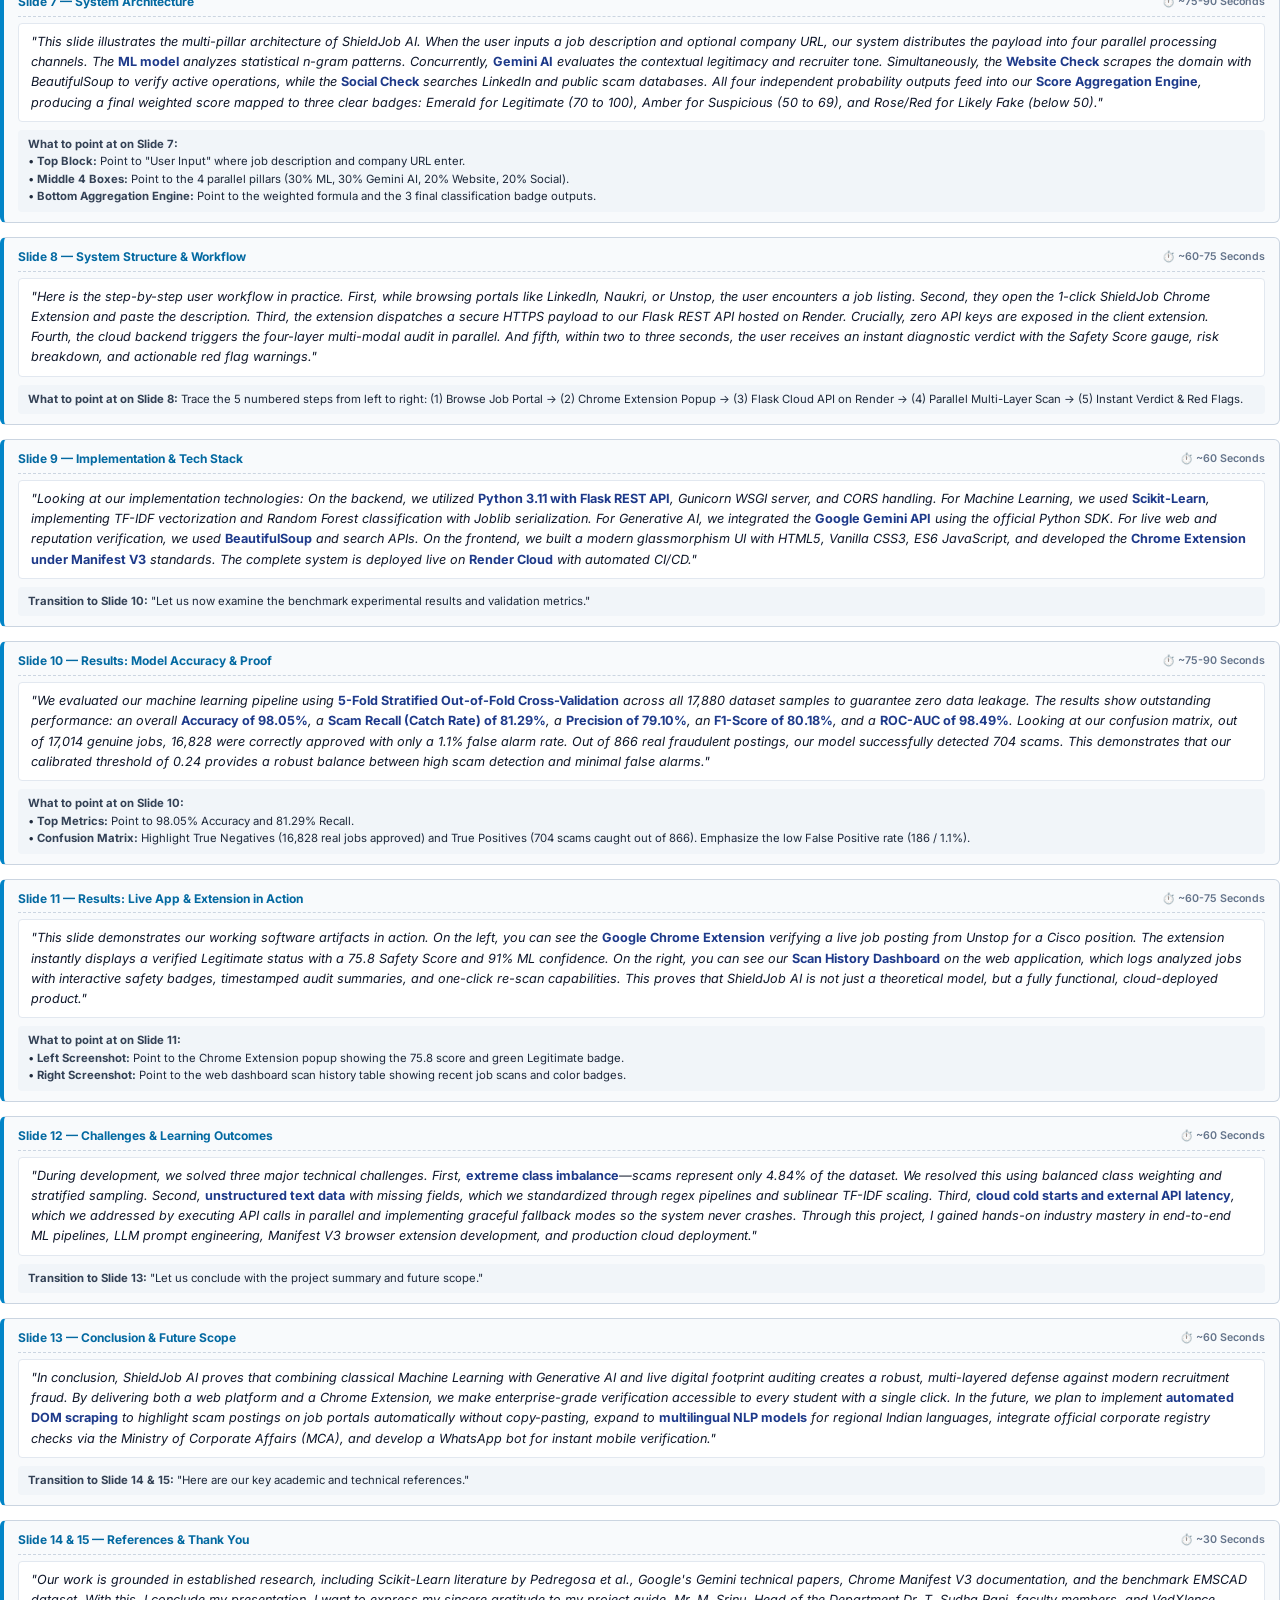
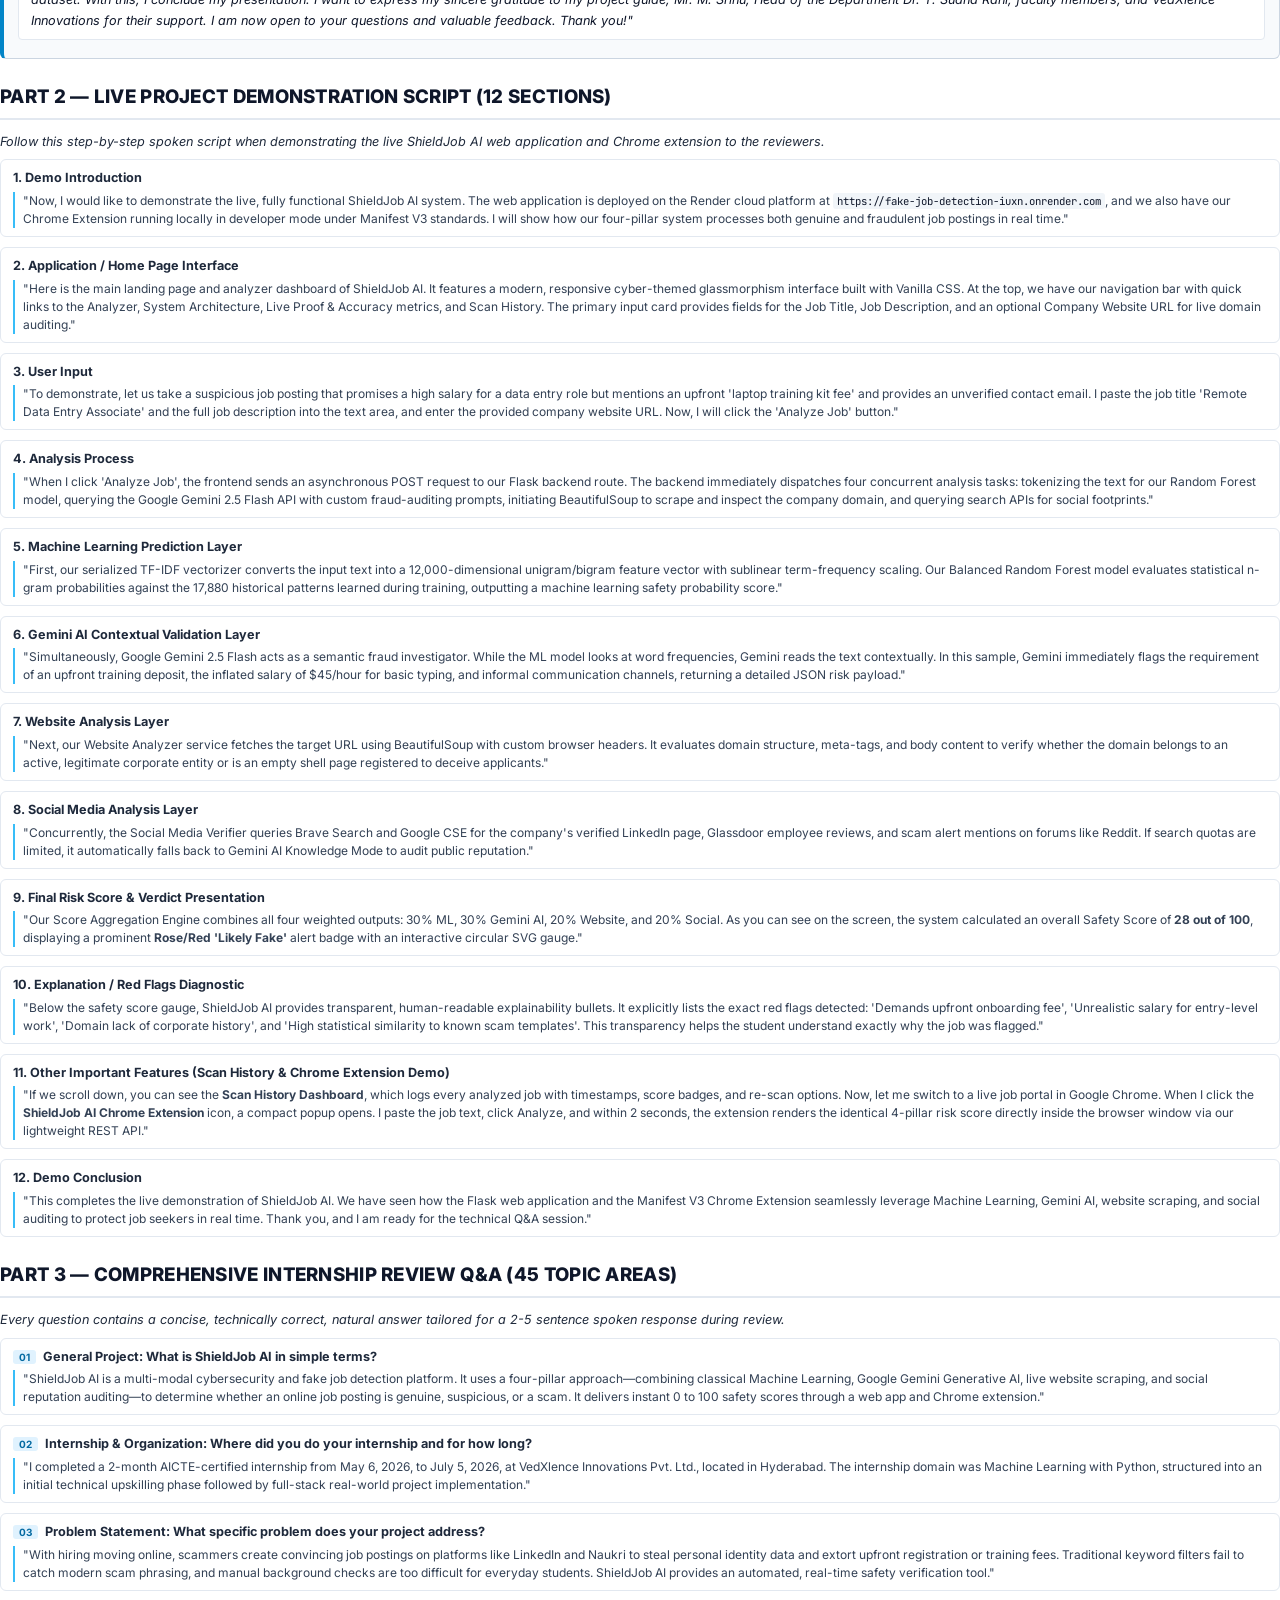
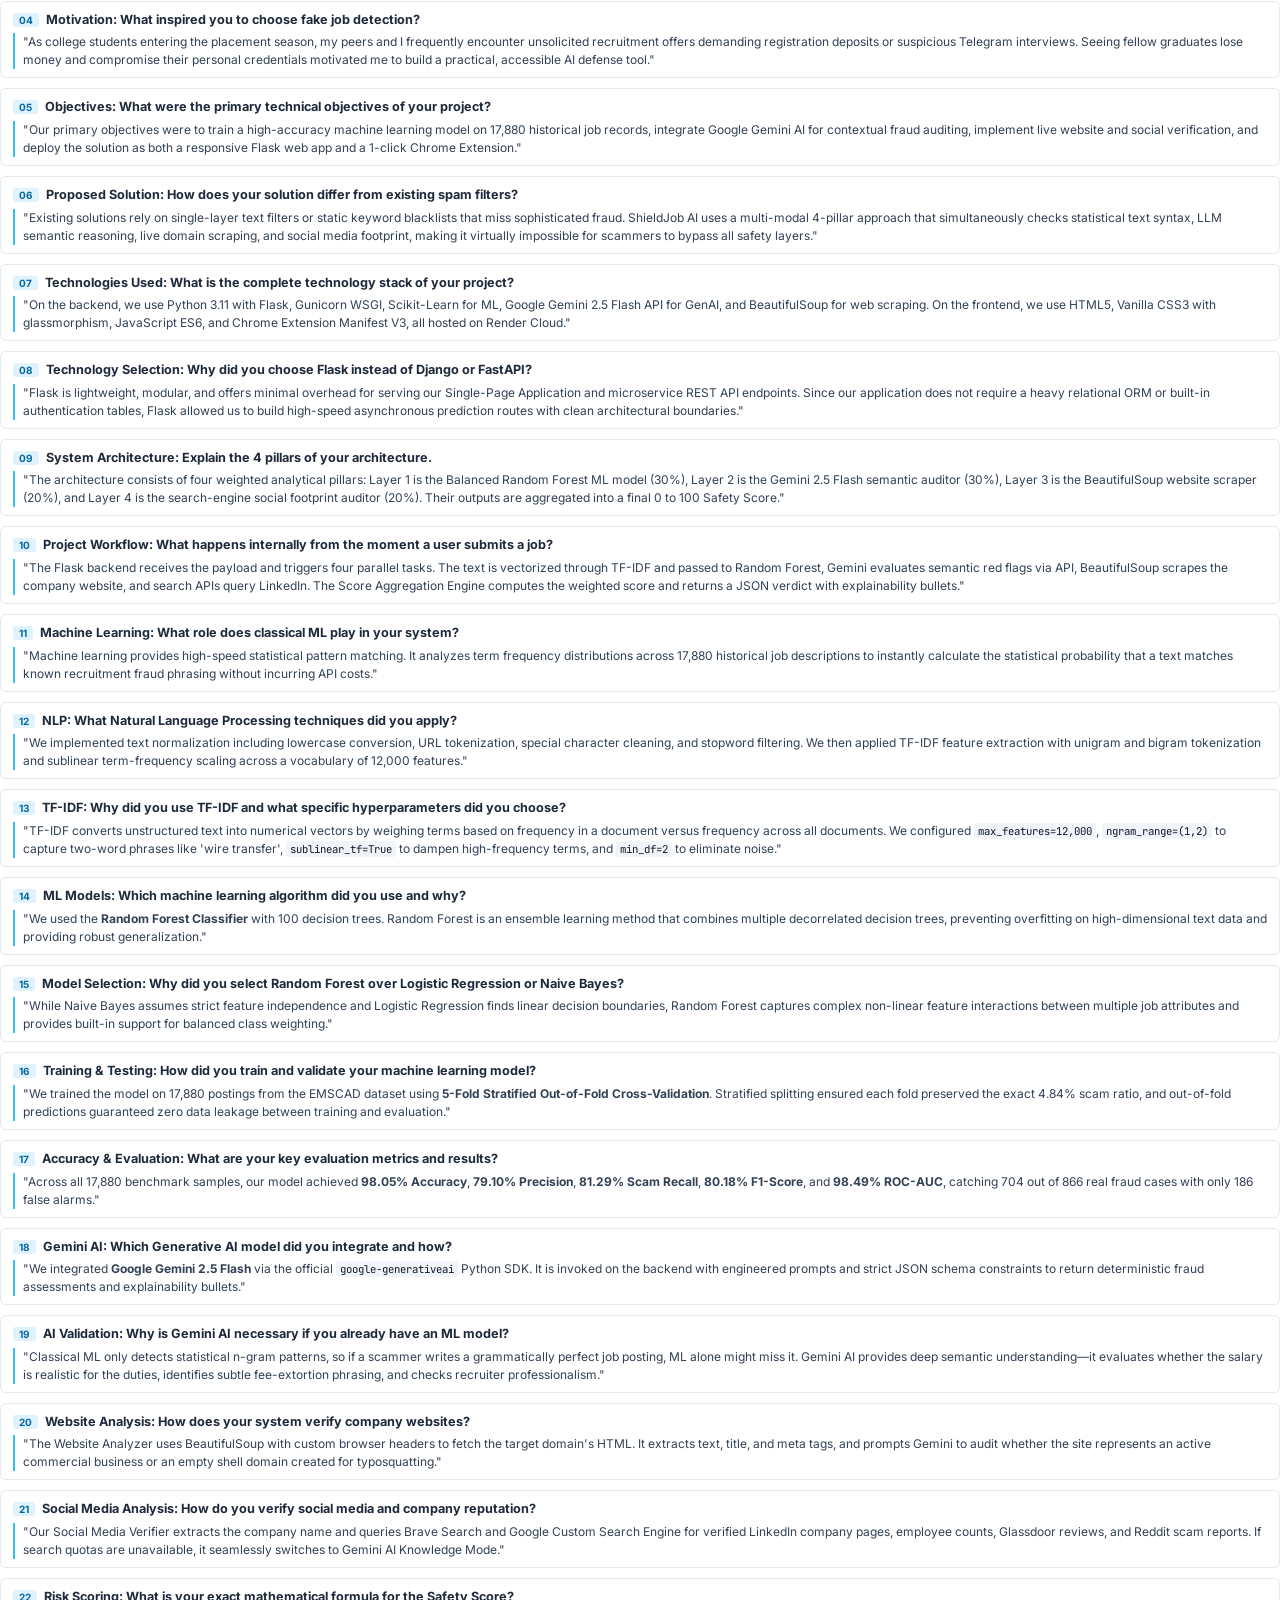
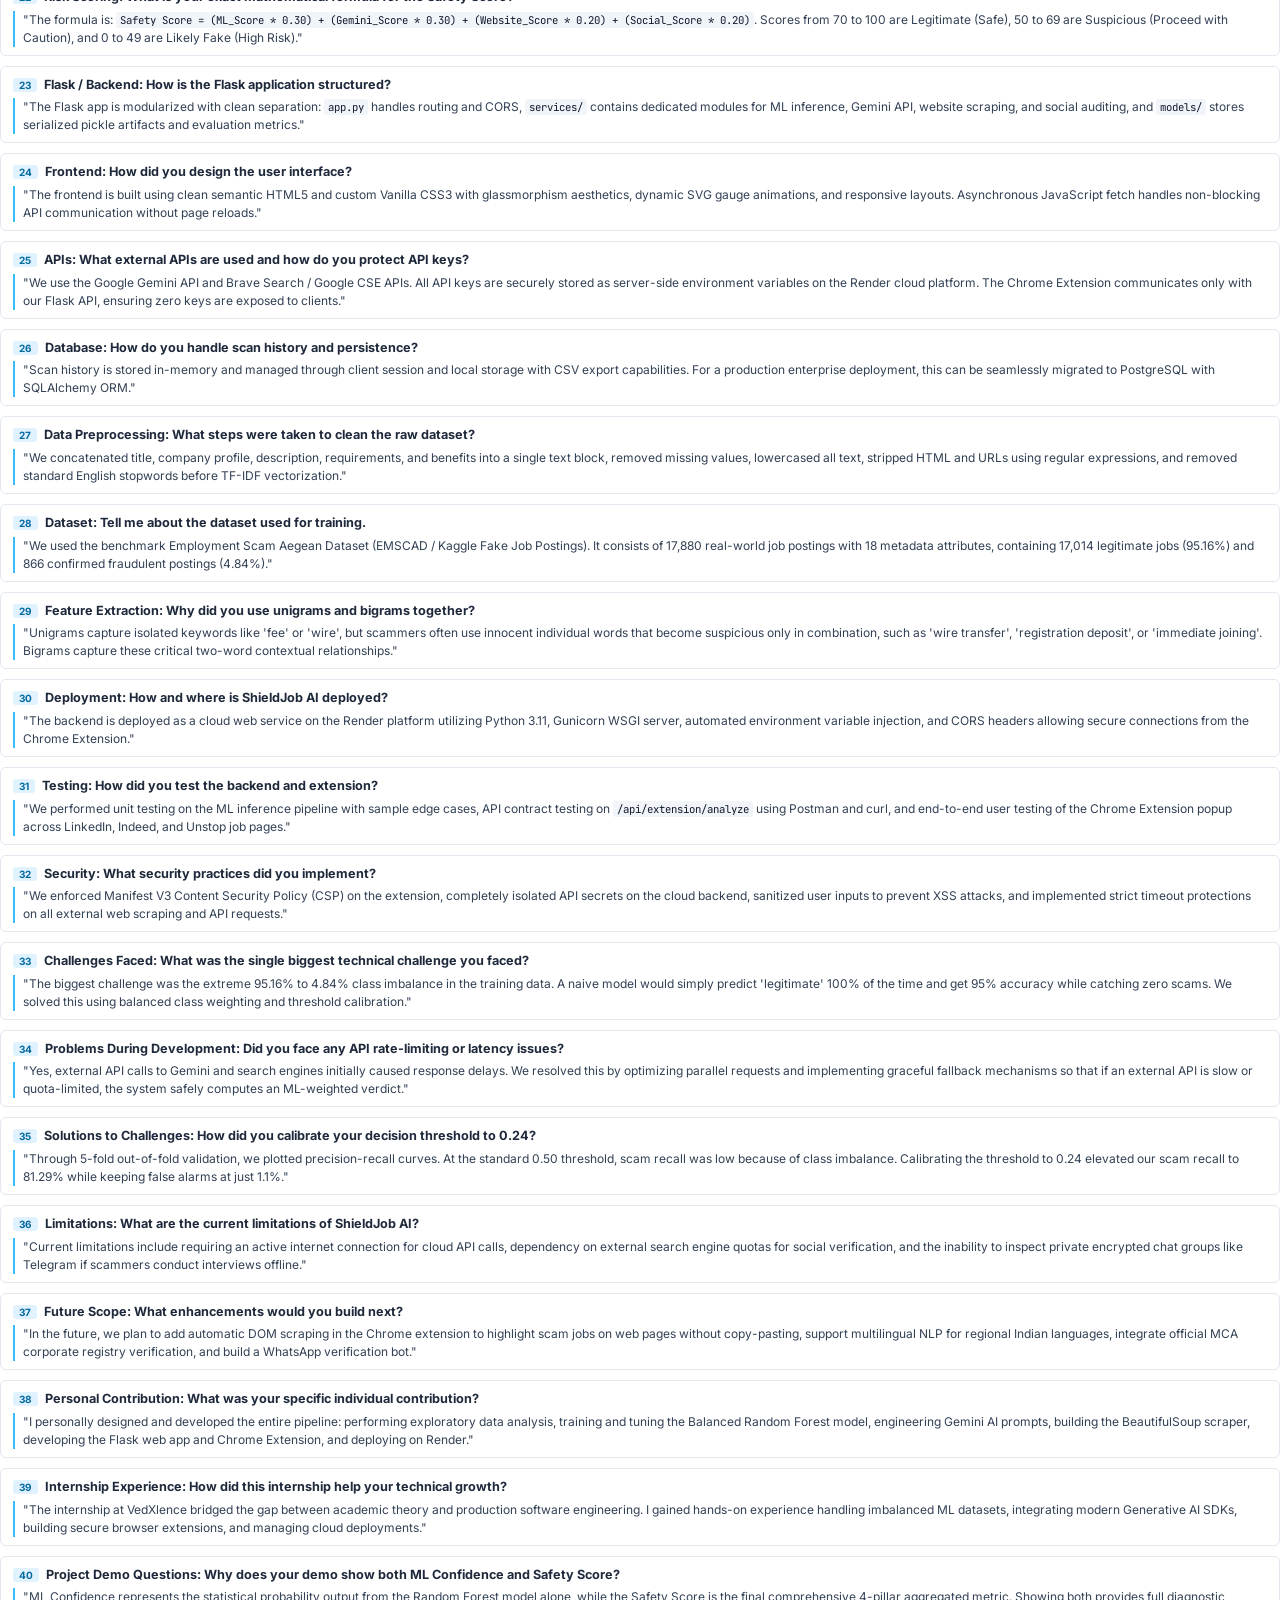
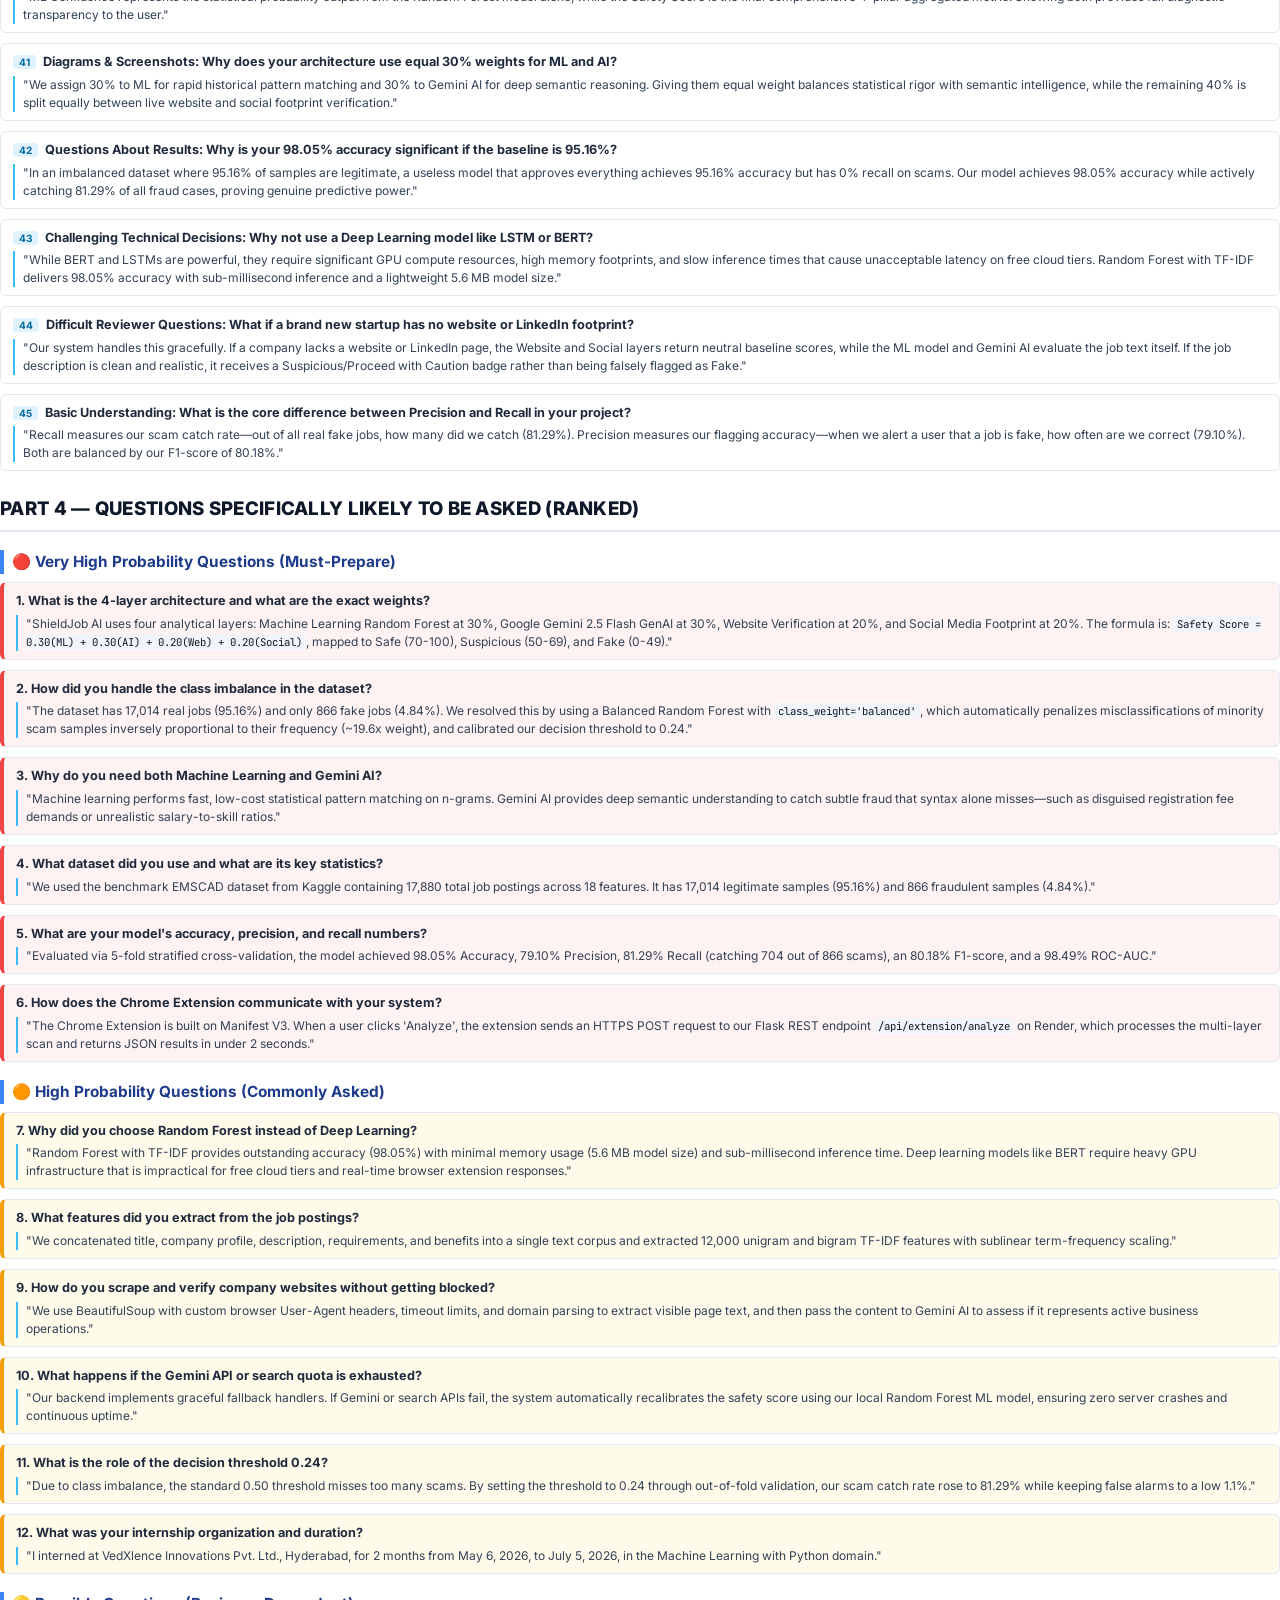
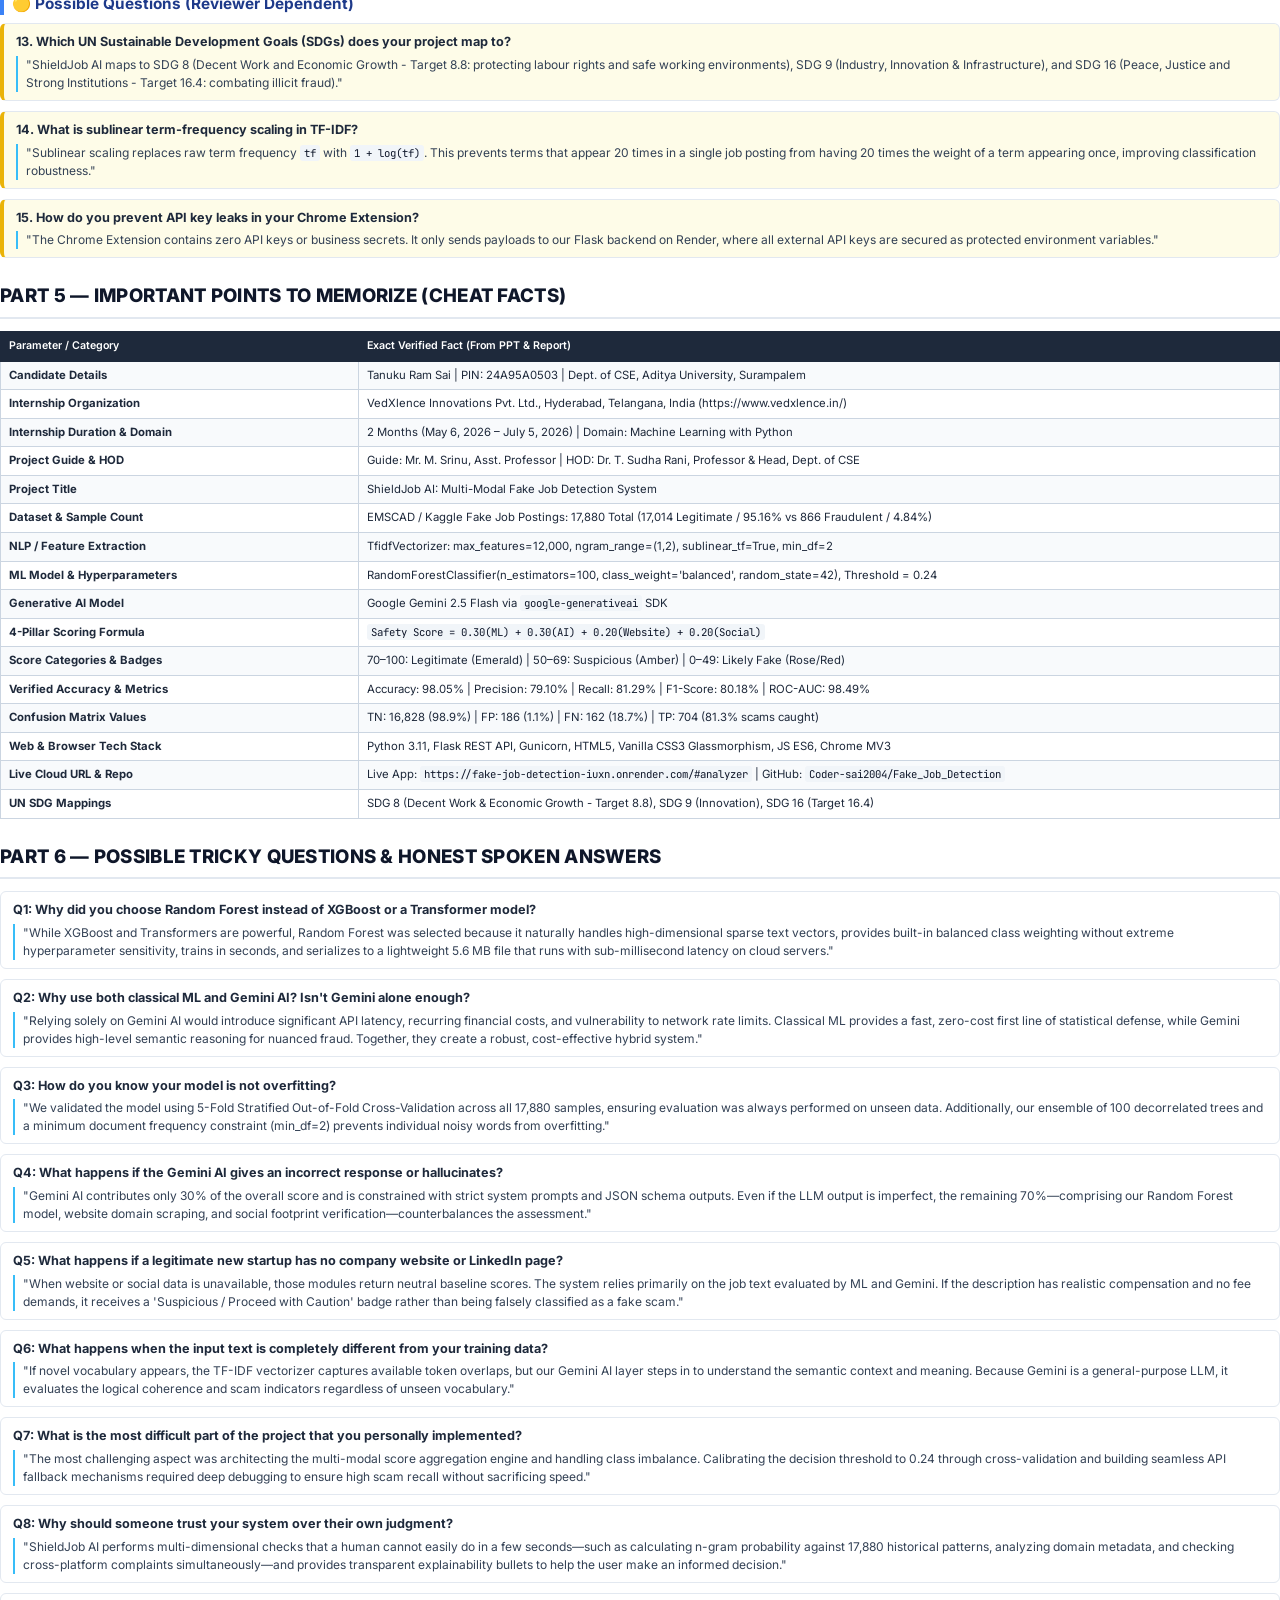
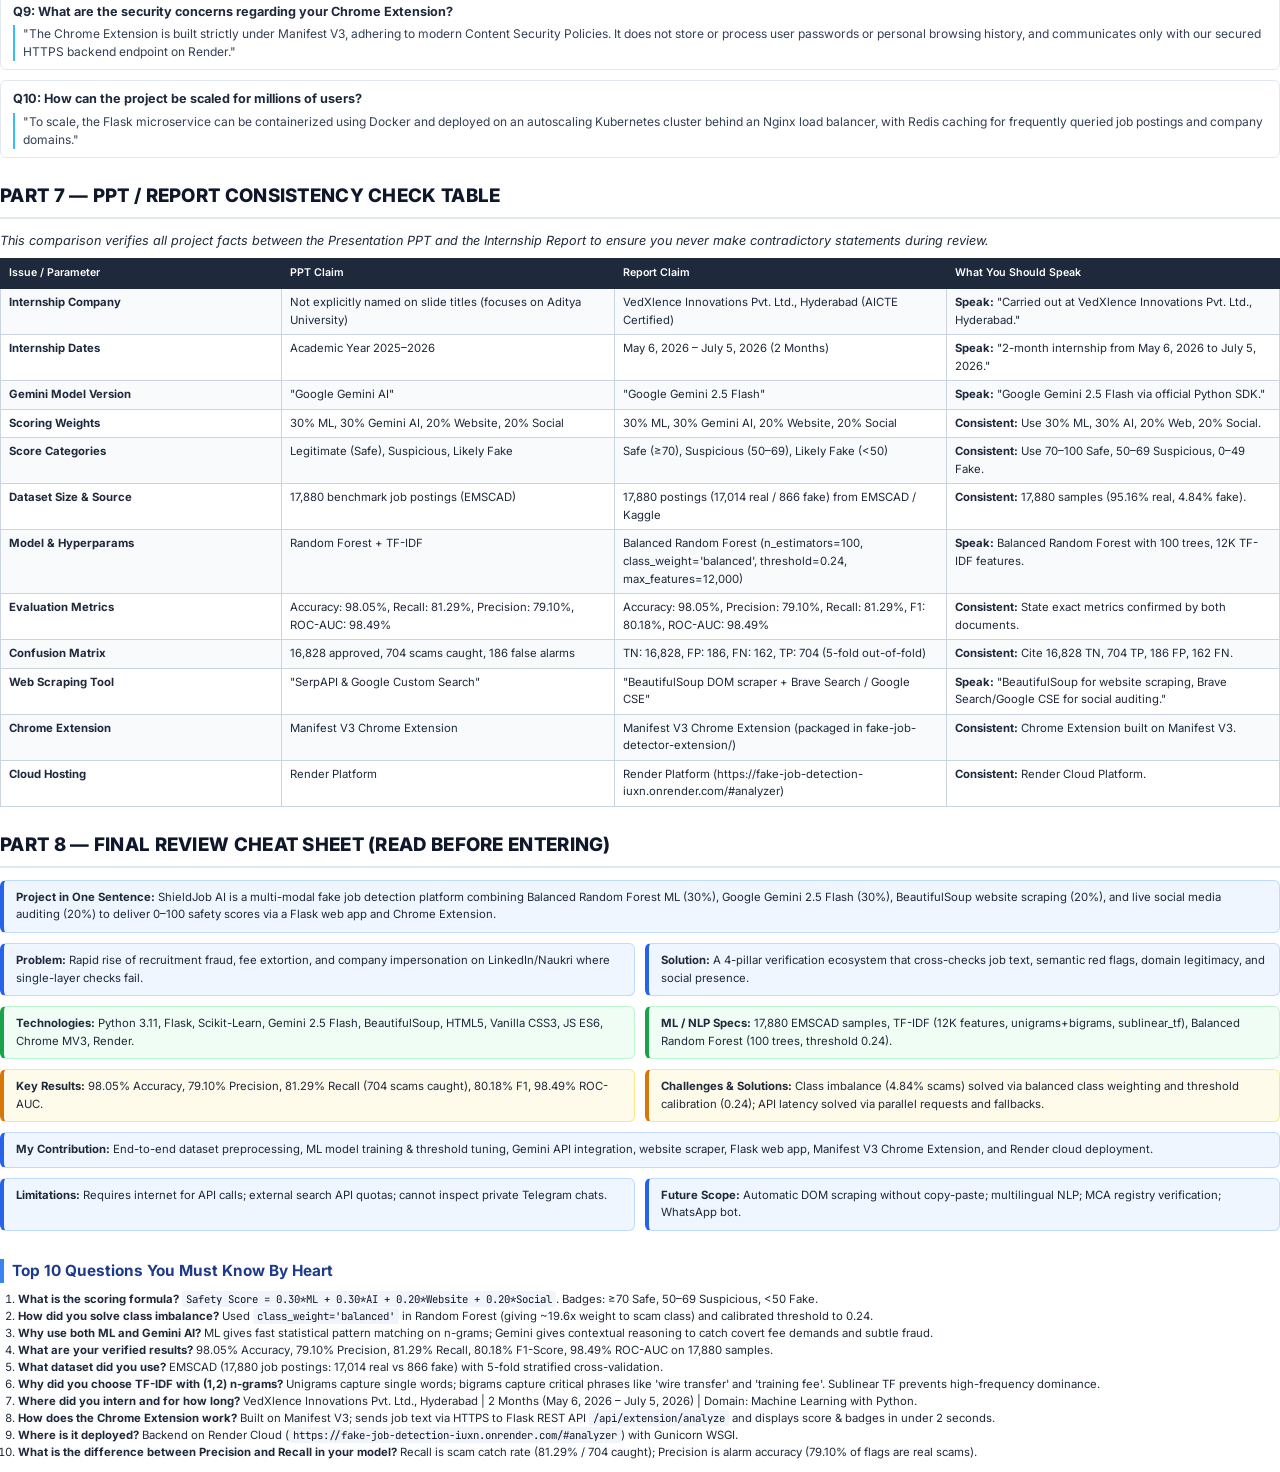
<file: ShieldJob_AI_Internship_Review_Preparation_Guide.html>
<!DOCTYPE html>
<html lang="en">
<head>
<meta charset="UTF-8">
<title>ShieldJob AI — Comprehensive Internship Review Preparation Guide</title>
<style>
  @import url('https://fonts.googleapis.com/css2?family=Inter:wght@300;400;500;600;700;800&family=JetBrains+Mono:wght@400;500;600&display=swap');

  @page {
    size: A4;
    margin: 18mm 16mm 18mm 16mm;
    @bottom-right {
      content: counter(page);
      font-family: 'Inter', sans-serif;
      font-size: 8pt;
      color: #64748b;
    }
  }

  * {
    box-sizing: border-box;
  }

  body {
    font-family: 'Inter', -apple-system, BlinkMacSystemFont, 'Segoe UI', Roboto, Helvetica, Arial, sans-serif;
    color: #1e293b;
    background-color: #ffffff;
    line-height: 1.55;
    font-size: 9.5pt;
    margin: 0;
    padding: 0;
  }

  /* Cover / Header */
  .doc-header {
    border-bottom: 3px solid #3b82f6;
    padding-bottom: 16px;
    margin-bottom: 24px;
  }
  .doc-badge {
    display: inline-block;
    background: linear-gradient(135deg, #1e40af, #3b82f6);
    color: #ffffff;
    font-size: 8pt;
    font-weight: 700;
    padding: 3px 10px;
    border-radius: 4px;
    text-transform: uppercase;
    letter-spacing: 0.5px;
    margin-bottom: 8px;
  }
  .doc-title {
    font-size: 20pt;
    font-weight: 800;
    color: #0f172a;
    margin: 0 0 6px 0;
    line-height: 1.2;
  }
  .doc-subtitle {
    font-size: 11pt;
    font-weight: 500;
    color: #475569;
    margin: 0 0 12px 0;
  }
  .meta-grid {
    display: grid;
    grid-template-columns: repeat(4, 1fr);
    gap: 8px;
    background-color: #f8fafc;
    border: 1px solid #e2e8f0;
    border-radius: 6px;
    padding: 10px 14px;
    font-size: 8.5pt;
  }
  .meta-item strong {
    color: #0f172a;
    display: block;
    font-size: 7.5pt;
    text-transform: uppercase;
    letter-spacing: 0.3px;
    margin-bottom: 2px;
  }

  /* Headings */
  h1 {
    font-size: 14pt;
    font-weight: 800;
    color: #0f172a;
    border-bottom: 2px solid #e2e8f0;
    padding-bottom: 6px;
    margin-top: 24px;
    margin-bottom: 12px;
    text-transform: uppercase;
    letter-spacing: 0.3px;
    page-break-after: avoid;
  }
  h2 {
    font-size: 11.5pt;
    font-weight: 700;
    color: #1e3a8a;
    margin-top: 18px;
    margin-bottom: 8px;
    border-left: 4px solid #3b82f6;
    padding-left: 8px;
    page-break-after: avoid;
  }
  h3 {
    font-size: 10pt;
    font-weight: 700;
    color: #0f172a;
    margin-top: 12px;
    margin-bottom: 6px;
    page-break-after: avoid;
  }

  p {
    margin-top: 0;
    margin-bottom: 8px;
  }

  /* Speaking Script Box */
  .script-card {
    background: #f8fafc;
    border: 1px solid #cbd5e1;
    border-left: 4px solid #0284c7;
    border-radius: 6px;
    padding: 10px 14px;
    margin-bottom: 14px;
    page-break-inside: avoid;
  }
  .script-header {
    display: flex;
    justify-content: space-between;
    align-items: center;
    margin-bottom: 6px;
    border-bottom: 1px dashed #cbd5e1;
    padding-bottom: 4px;
  }
  .slide-tag {
    font-weight: 700;
    font-size: 9pt;
    color: #0369a1;
  }
  .slide-duration {
    font-size: 8pt;
    color: #64748b;
    font-weight: 600;
  }
  .spoken-text {
    font-size: 9.5pt;
    color: #0f172a;
    line-height: 1.6;
    font-style: italic;
    background: #ffffff;
    border: 1px solid #e2e8f0;
    border-radius: 4px;
    padding: 8px 12px;
    margin-top: 6px;
    margin-bottom: 8px;
  }
  .spoken-text strong {
    font-style: normal;
    color: #1e3a8a;
  }
  .visual-guide {
    background: #f1f5f9;
    border-radius: 4px;
    padding: 6px 10px;
    font-size: 8.5pt;
    margin-top: 6px;
  }
  .visual-guide strong {
    color: #334155;
  }

  /* QA Block */
  .qa-block {
    background: #ffffff;
    border: 1px solid #e2e8f0;
    border-radius: 6px;
    padding: 8px 12px;
    margin-bottom: 10px;
    page-break-inside: avoid;
  }
  .qa-q {
    font-weight: 700;
    color: #1e293b;
    margin-bottom: 4px;
    font-size: 9.5pt;
  }
  .qa-q .q-badge {
    background: #e0f2fe;
    color: #0369a1;
    font-size: 7.5pt;
    font-weight: 700;
    padding: 1px 6px;
    border-radius: 3px;
    margin-right: 4px;
  }
  .qa-a {
    color: #334155;
    font-size: 9pt;
    line-height: 1.5;
    padding-left: 8px;
    border-left: 2px solid #38bdf8;
  }

  /* Probability Badges */
  .prob-vh {
    border-left: 4px solid #ef4444 !important;
    background: #fef2f2;
  }
  .prob-h {
    border-left: 4px solid #f59e0b !important;
    background: #fffbeb;
  }
  .prob-p {
    border-left: 4px solid #eab308 !important;
    background: #fefce8;
  }

  /* Tables */
  table {
    width: 100%;
    border-collapse: collapse;
    font-size: 8.5pt;
    margin-top: 8px;
    margin-bottom: 14px;
    page-break-inside: avoid;
  }
  th {
    background: #1e293b;
    color: #ffffff;
    font-weight: 600;
    text-align: left;
    padding: 6px 8px;
    border: 1px solid #1e293b;
    font-size: 8pt;
  }
  td {
    padding: 5px 8px;
    border: 1px solid #cbd5e1;
    vertical-align: top;
  }
  tr:nth-child(even) td {
    background: #f8fafc;
  }

  /* Highlight Cards / Callouts */
  .info-card {
    background: #eff6ff;
    border: 1px solid #bfdbfe;
    border-left: 4px solid #2563eb;
    border-radius: 6px;
    padding: 8px 12px;
    margin-bottom: 10px;
    font-size: 8.5pt;
  }
  .success-card {
    background: #f0fdf4;
    border: 1px solid #bbf7d0;
    border-left: 4px solid #16a34a;
    border-radius: 6px;
    padding: 8px 12px;
    margin-bottom: 10px;
    font-size: 8.5pt;
  }
  .warning-card {
    background: #fffbeb;
    border: 1px solid #fde68a;
    border-left: 4px solid #d97706;
    border-radius: 6px;
    padding: 8px 12px;
    margin-bottom: 10px;
    font-size: 8.5pt;
  }

  .page-break {
    page-break-before: always;
  }

  .grid-2 {
    display: grid;
    grid-template-columns: 1fr 1fr;
    gap: 10px;
  }

  code {
    font-family: 'JetBrains Mono', Consolas, Monaco, monospace;
    background: #f1f5f9;
    padding: 1px 4px;
    border-radius: 3px;
    font-size: 8pt;
    color: #0f172a;
  }
</style>
</head>
<body>

<!-- COVER / HEADER -->
<div class="doc-header">
  <div class="doc-badge">Official Internship Review Defense & Speaking Manual</div>
  <h1 class="doc-title">ShieldJob AI: Multi-Modal Fake Job Detection System</h1>
  <div class="doc-subtitle">Complete Slide-by-Slide Script • Live Project Demo • Comprehensive Review Q&A • Consistency Check • Final Cheat Sheet</div>
  
  <div class="meta-grid">
    <div class="meta-item">
      <strong>Candidate Name</strong>
      Tanuku Ram Sai
    </div>
    <div class="meta-item">
      <strong>PIN / Regd. No.</strong>
      24A95A0503
    </div>
    <div class="meta-item">
      <strong>Department & College</strong>
      Dept. of CSE, Aditya University
    </div>
    <div class="meta-item">
      <strong>Internship Company</strong>
      VedXlence Innovations Pvt. Ltd., Hyderabad
    </div>
  </div>
</div>

<!-- PART 1 -->
<h1>PART 1 — Slide-by-Slide Speaking Script (15 Slides)</h1>
<p><em>Use this exact script while presenting the PPT. Each slide is structured for 30–90 seconds of clear, natural, spoken delivery with precise transitions and visual callout directions for diagrams and screenshots.</em></p>

<!-- Slide 1 -->
<div class="script-card">
  <div class="script-header">
    <span class="slide-tag">Slide 1 — Title Slide (Internship Project Report on ShieldJob AI)</span>
    <span class="slide-duration">⏱️ ~30 Seconds</span>
  </div>
  <div class="spoken-text">
    "Respected review panel members and faculty, a very pleasant morning/afternoon to everyone. My name is <strong>Tanuku Ram Sai</strong>, bearing Roll Number <strong>24A95A0503</strong> from the Department of Computer Science and Engineering at Aditya University. Today, I am proud to present my AICTE-certified Summer Internship project titled <strong>'ShieldJob AI: A Multi-Modal Fake Job Detection System'</strong>. This project was developed during my two-month internship at <strong>VedXlence Innovations Pvt. Ltd., Hyderabad</strong>, under the domain of Machine Learning with Python. In this presentation, I will walk you through the real-world problem of recruitment fraud, our four-layer AI/ML architecture, live deployment on the cloud, and practical browser extension integration."
  </div>
  <div class="visual-guide">
    <strong>Transition to Slide 2:</strong> "Let me begin by giving you a high-level executive summary of the project."
  </div>
</div>

<!-- Slide 2 -->
<div class="script-card">
  <div class="script-header">
    <span class="slide-tag">Slide 2 — Abstract</span>
    <span class="slide-duration">⏱️ ~45-60 Seconds</span>
  </div>
  <div class="spoken-text">
    "Looking at the abstract, the rapid migration of hiring processes to digital platforms like LinkedIn, Indeed, and Naukri has unfortunately resulted in an alarming increase in online employment scams. Fraudulent actors create convincing job posts with spoofed company domains and unrealistic salary offers to extort money and steal identities. To address this, <strong>ShieldJob AI</strong> introduces a multi-modal verification system that evaluates any job posting across <strong>four specialized safety layers</strong>: a Balanced Random Forest ML model, Google Gemini AI contextual auditing, automated company website scraping, and live social footprint verification. The system delivers an instant 0 to 100 risk score and safety badges through both a responsive Flask web application and a 1-click Chrome Extension. It achieves an impressive <strong>98.05% accuracy</strong> on 17,880 benchmark job postings."
  </div>
  <div class="visual-guide">
    <strong>Transition to Slide 3:</strong> "Now, let us examine the real-world background and motivation that drove this project."
  </div>
</div>

<!-- Slide 3 -->
<div class="script-card">
  <div class="script-header">
    <span class="slide-tag">Slide 3 — Introduction</span>
    <span class="slide-duration">⏱️ ~45-60 Seconds</span>
  </div>
  <div class="spoken-text">
    "In today's digital hiring landscape, finding a job online is faster than ever, but it has also created massive vulnerabilities. Scammers now use sophisticated social engineering: they publish fake listings, conduct informal interviews over Telegram or WhatsApp, and demand upfront fees under the guise of 'training fees', 'onboarding laptop security', or 'registration charges'. Traditional keyword filters fail because modern scam job descriptions use well-written corporate language. Meanwhile, job seekers lack the technical capability to manually verify domain registration ages, SSL certificates, or official corporate filings. ShieldJob AI automates this entire cross-verification in seconds, giving students and job seekers an instant in-browser safety shield before they share sensitive personal data or hard-earned money."
  </div>
  <div class="visual-guide">
    <strong>Transition to Slide 4:</strong> "Let us now clearly define the exact problem statement we are solving."
  </div>
</div>

<!-- Slide 4 -->
<div class="script-card">
  <div class="script-header">
    <span class="slide-tag">Slide 4 — Problem Statement</span>
    <span class="slide-duration">⏱️ ~45-60 Seconds</span>
  </div>
  <div class="spoken-text">
    "Our problem statement centers around four critical industry vulnerabilities. First, thousands of fresh graduates fall victim annually to predatory recruitment scams. Second, financial extortion occurs through upfront fee demands disguised as document processing or onboarding deposits. Third, bad actors practice company impersonation through typosquatting—creating look-alike website domains that deceive unwary applicants. And fourth, existing solutions rely on single-layer checks. If you only check text, you miss fake company websites; if you only check website domains, you miss fraudulent text descriptions. Therefore, there is an urgent need for an instant, multi-modal defense tool that delivers clear <strong>Safe</strong>, <strong>Suspicious</strong>, or <strong>Fake</strong> verdicts in real time directly inside the user's browser."
  </div>
  <div class="visual-guide">
    <strong>Transition to Slide 5:</strong> "To solve these challenges, here is an overview of the ShieldJob AI ecosystem."
  </div>
</div>

<!-- Slide 5 -->
<div class="script-card">
  <div class="script-header">
    <span class="slide-tag">Slide 5 — Project Overview</span>
    <span class="slide-duration">⏱️ ~60 Seconds</span>
  </div>
  <div class="spoken-text">
    "ShieldJob AI is designed as an end-to-end intelligent detection ecosystem. It is powered by <strong>four specialized analytical pillars</strong>: First, our <strong>Machine Learning Pattern Matcher</strong> weighted at 30%, trained on historical scam syntax. Second, our <strong>Generative AI Content Inspector</strong> using Google Gemini at 30%, which audits tone anomalies and fee-extortion semantics. Third, the <strong>Website Authenticity Verifier</strong> at 20%, checking live domain existence and business legitimacy. And fourth, the <strong>Company Reputation Analyzer</strong> at 20%, auditing LinkedIn and social footprints. These four layers combine into a unified 0 to 100 Safety Score. We provide dual interfaces: a full-featured Flask Web App for comprehensive audits and a 1-click Chrome Extension for frictionless in-browser verification with transparent explainability bullets."
  </div>
  <div class="visual-guide">
    <strong>Transition to Slide 6:</strong> "Let us dive into the technical methodology and data pipeline behind these four layers."
  </div>
</div>

<!-- Slide 6 -->
<div class="script-card">
  <div class="script-header">
    <span class="slide-tag">Slide 6 — Methodology</span>
    <span class="slide-duration">⏱️ ~60-75 Seconds</span>
  </div>
  <div class="spoken-text">
    "Our methodology follows a rigorous 5-step engineering pipeline. In <strong>Step 1</strong>, we preprocessed 17,880 job records from the benchmark EMSCAD dataset, extracting 12,000 unigram and bigram features via sublinear TF-IDF. In <strong>Step 2</strong>, we trained a Balanced Random Forest Classifier with balanced class weights to resolve the severe 4.84% scam class imbalance. In <strong>Step 3</strong>, we engineered structured prompts for Google Gemini 2.5 Flash to spot semantic red flags like unrealistic salaries and hidden fee requests. In <strong>Step 4</strong>, we integrated BeautifulSoup for automated website scraping and Brave Search/Google CSE for live social verification. Finally, in <strong>Step 5</strong>, our aggregation engine calculates the final Safety Score as 30% ML plus 30% Gemini AI plus 20% Website plus 20% Social verification."
  </div>
  <div class="visual-guide">
    <strong>Transition to Slide 7:</strong> "Now, let us examine the complete system architecture diagram."
  </div>
</div>

<!-- Slide 7 -->
<div class="script-card">
  <div class="script-header">
    <span class="slide-tag">Slide 7 — System Architecture</span>
    <span class="slide-duration">⏱️ ~75-90 Seconds</span>
  </div>
  <div class="spoken-text">
    "This slide illustrates the multi-pillar architecture of ShieldJob AI. When the user inputs a job description and optional company URL, our system distributes the payload into four parallel processing channels. The <strong>ML model</strong> analyzes statistical n-gram patterns. Concurrently, <strong>Gemini AI</strong> evaluates the contextual legitimacy and recruiter tone. Simultaneously, the <strong>Website Check</strong> scrapes the domain with BeautifulSoup to verify active operations, while the <strong>Social Check</strong> searches LinkedIn and public scam databases. All four independent probability outputs feed into our <strong>Score Aggregation Engine</strong>, producing a final weighted score mapped to three clear badges: Emerald for Legitimate (70 to 100), Amber for Suspicious (50 to 69), and Rose/Red for Likely Fake (below 50)."
  </div>
  <div class="visual-guide">
    <strong>What to point at on Slide 7:</strong><br>
    • <strong>Top Block:</strong> Point to "User Input" where job description and company URL enter.<br>
    • <strong>Middle 4 Boxes:</strong> Point to the 4 parallel pillars (30% ML, 30% Gemini AI, 20% Website, 20% Social).<br>
    • <strong>Bottom Aggregation Engine:</strong> Point to the weighted formula and the 3 final classification badge outputs.
  </div>
</div>

<!-- Slide 8 -->
<div class="script-card">
  <div class="script-header">
    <span class="slide-tag">Slide 8 — System Structure & Workflow</span>
    <span class="slide-duration">⏱️ ~60-75 Seconds</span>
  </div>
  <div class="spoken-text">
    "Here is the step-by-step user workflow in practice. First, while browsing portals like LinkedIn, Naukri, or Unstop, the user encounters a job listing. Second, they open the 1-click ShieldJob Chrome Extension and paste the description. Third, the extension dispatches a secure HTTPS payload to our Flask REST API hosted on Render. Crucially, zero API keys are exposed in the client extension. Fourth, the cloud backend triggers the four-layer multi-modal audit in parallel. And fifth, within two to three seconds, the user receives an instant diagnostic verdict with the Safety Score gauge, risk breakdown, and actionable red flag warnings."
  </div>
  <div class="visual-guide">
    <strong>What to point at on Slide 8:</strong> Trace the 5 numbered steps from left to right: (1) Browse Job Portal &rarr; (2) Chrome Extension Popup &rarr; (3) Flask Cloud API on Render &rarr; (4) Parallel Multi-Layer Scan &rarr; (5) Instant Verdict & Red Flags.
  </div>
</div>

<!-- Slide 9 -->
<div class="script-card">
  <div class="script-header">
    <span class="slide-tag">Slide 9 — Implementation & Tech Stack</span>
    <span class="slide-duration">⏱️ ~60 Seconds</span>
  </div>
  <div class="spoken-text">
    "Looking at our implementation technologies: On the backend, we utilized <strong>Python 3.11 with Flask REST API</strong>, Gunicorn WSGI server, and CORS handling. For Machine Learning, we used <strong>Scikit-Learn</strong>, implementing TF-IDF vectorization and Random Forest classification with Joblib serialization. For Generative AI, we integrated the <strong>Google Gemini API</strong> using the official Python SDK. For live web and reputation verification, we used <strong>BeautifulSoup</strong> and search APIs. On the frontend, we built a modern glassmorphism UI with HTML5, Vanilla CSS3, ES6 JavaScript, and developed the <strong>Chrome Extension under Manifest V3</strong> standards. The complete system is deployed live on <strong>Render Cloud</strong> with automated CI/CD."
  </div>
  <div class="visual-guide">
    <strong>Transition to Slide 10:</strong> "Let us now examine the benchmark experimental results and validation metrics."
  </div>
</div>

<!-- Slide 10 -->
<div class="script-card">
  <div class="script-header">
    <span class="slide-tag">Slide 10 — Results: Model Accuracy & Proof</span>
    <span class="slide-duration">⏱️ ~75-90 Seconds</span>
  </div>
  <div class="spoken-text">
    "We evaluated our machine learning pipeline using <strong>5-Fold Stratified Out-of-Fold Cross-Validation</strong> across all 17,880 dataset samples to guarantee zero data leakage. The results show outstanding performance: an overall <strong>Accuracy of 98.05%</strong>, a <strong>Scam Recall (Catch Rate) of 81.29%</strong>, a <strong>Precision of 79.10%</strong>, an <strong>F1-Score of 80.18%</strong>, and a <strong>ROC-AUC of 98.49%</strong>. Looking at our confusion matrix, out of 17,014 genuine jobs, 16,828 were correctly approved with only a 1.1% false alarm rate. Out of 866 real fraudulent postings, our model successfully detected 704 scams. This demonstrates that our calibrated threshold of 0.24 provides a robust balance between high scam detection and minimal false alarms."
  </div>
  <div class="visual-guide">
    <strong>What to point at on Slide 10:</strong><br>
    • <strong>Top Metrics:</strong> Point to 98.05% Accuracy and 81.29% Recall.<br>
    • <strong>Confusion Matrix:</strong> Highlight True Negatives (16,828 real jobs approved) and True Positives (704 scams caught out of 866). Emphasize the low False Positive rate (186 / 1.1%).
  </div>
</div>

<!-- Slide 11 -->
<div class="script-card">
  <div class="script-header">
    <span class="slide-tag">Slide 11 — Results: Live App & Extension in Action</span>
    <span class="slide-duration">⏱️ ~60-75 Seconds</span>
  </div>
  <div class="spoken-text">
    "This slide demonstrates our working software artifacts in action. On the left, you can see the <strong>Google Chrome Extension</strong> verifying a live job posting from Unstop for a Cisco position. The extension instantly displays a verified Legitimate status with a 75.8 Safety Score and 91% ML confidence. On the right, you can see our <strong>Scan History Dashboard</strong> on the web application, which logs analyzed jobs with interactive safety badges, timestamped audit summaries, and one-click re-scan capabilities. This proves that ShieldJob AI is not just a theoretical model, but a fully functional, cloud-deployed product."
  </div>
  <div class="visual-guide">
    <strong>What to point at on Slide 11:</strong><br>
    • <strong>Left Screenshot:</strong> Point to the Chrome Extension popup showing the 75.8 score and green Legitimate badge.<br>
    • <strong>Right Screenshot:</strong> Point to the web dashboard scan history table showing recent job scans and color badges.
  </div>
</div>

<!-- Slide 12 -->
<div class="script-card">
  <div class="script-header">
    <span class="slide-tag">Slide 12 — Challenges & Learning Outcomes</span>
    <span class="slide-duration">⏱️ ~60 Seconds</span>
  </div>
  <div class="spoken-text">
    "During development, we solved three major technical challenges. First, <strong>extreme class imbalance</strong>—scams represent only 4.84% of the dataset. We resolved this using balanced class weighting and stratified sampling. Second, <strong>unstructured text data</strong> with missing fields, which we standardized through regex pipelines and sublinear TF-IDF scaling. Third, <strong>cloud cold starts and external API latency</strong>, which we addressed by executing API calls in parallel and implementing graceful fallback modes so the system never crashes. Through this project, I gained hands-on industry mastery in end-to-end ML pipelines, LLM prompt engineering, Manifest V3 browser extension development, and production cloud deployment."
  </div>
  <div class="visual-guide">
    <strong>Transition to Slide 13:</strong> "Let us conclude with the project summary and future scope."
  </div>
</div>

<!-- Slide 13 -->
<div class="script-card">
  <div class="script-header">
    <span class="slide-tag">Slide 13 — Conclusion & Future Scope</span>
    <span class="slide-duration">⏱️ ~60 Seconds</span>
  </div>
  <div class="spoken-text">
    "In conclusion, ShieldJob AI proves that combining classical Machine Learning with Generative AI and live digital footprint auditing creates a robust, multi-layered defense against modern recruitment fraud. By delivering both a web platform and a Chrome Extension, we make enterprise-grade verification accessible to every student with a single click. In the future, we plan to implement <strong>automated DOM scraping</strong> to highlight scam postings on job portals automatically without copy-pasting, expand to <strong>multilingual NLP models</strong> for regional Indian languages, integrate official corporate registry checks via the Ministry of Corporate Affairs (MCA), and develop a WhatsApp bot for instant mobile verification."
  </div>
  <div class="visual-guide">
    <strong>Transition to Slide 14 & 15:</strong> "Here are our key academic and technical references."
  </div>
</div>

<!-- Slide 14 & 15 -->
<div class="script-card">
  <div class="script-header">
    <span class="slide-tag">Slide 14 & 15 — References & Thank You</span>
    <span class="slide-duration">⏱️ ~30 Seconds</span>
  </div>
  <div class="spoken-text">
    "Our work is grounded in established research, including Scikit-Learn literature by Pedregosa et al., Google's Gemini technical papers, Chrome Manifest V3 documentation, and the benchmark EMSCAD dataset. With this, I conclude my presentation. I want to express my sincere gratitude to my project guide, Mr. M. Srinu, Head of the Department Dr. T. Sudha Rani, faculty members, and VedXlence Innovations for their support. I am now open to your questions and valuable feedback. Thank you!"
  </div>
</div>

<!-- PART 2 -->
<div class="page-break"></div>
<h1>PART 2 — Live Project Demonstration Script (12 Sections)</h1>
<p><em>Follow this step-by-step spoken script when demonstrating the live ShieldJob AI web application and Chrome extension to the reviewers.</em></p>

<div class="qa-block">
  <div class="qa-q">1. Demo Introduction</div>
  <div class="qa-a">
    "Now, I would like to demonstrate the live, fully functional ShieldJob AI system. The web application is deployed on the Render cloud platform at <code>https://fake-job-detection-iuxn.onrender.com</code>, and we also have our Chrome Extension running locally in developer mode under Manifest V3 standards. I will show how our four-pillar system processes both genuine and fraudulent job postings in real time."
  </div>
</div>

<div class="qa-block">
  <div class="qa-q">2. Application / Home Page Interface</div>
  <div class="qa-a">
    "Here is the main landing page and analyzer dashboard of ShieldJob AI. It features a modern, responsive cyber-themed glassmorphism interface built with Vanilla CSS. At the top, we have our navigation bar with quick links to the Analyzer, System Architecture, Live Proof & Accuracy metrics, and Scan History. The primary input card provides fields for the Job Title, Job Description, and an optional Company Website URL for live domain auditing."
  </div>
</div>

<div class="qa-block">
  <div class="qa-q">3. User Input</div>
  <div class="qa-a">
    "To demonstrate, let us take a suspicious job posting that promises a high salary for a data entry role but mentions an upfront 'laptop training kit fee' and provides an unverified contact email. I paste the job title 'Remote Data Entry Associate' and the full job description into the text area, and enter the provided company website URL. Now, I will click the 'Analyze Job' button."
  </div>
</div>

<div class="qa-block">
  <div class="qa-q">4. Analysis Process</div>
  <div class="qa-a">
    "When I click 'Analyze Job', the frontend sends an asynchronous POST request to our Flask backend route. The backend immediately dispatches four concurrent analysis tasks: tokenizing the text for our Random Forest model, querying the Google Gemini 2.5 Flash API with custom fraud-auditing prompts, initiating BeautifulSoup to scrape and inspect the company domain, and querying search APIs for social footprints."
  </div>
</div>

<div class="qa-block">
  <div class="qa-q">5. Machine Learning Prediction Layer</div>
  <div class="qa-a">
    "First, our serialized TF-IDF vectorizer converts the input text into a 12,000-dimensional unigram/bigram feature vector with sublinear term-frequency scaling. Our Balanced Random Forest model evaluates statistical n-gram probabilities against the 17,880 historical patterns learned during training, outputting a machine learning safety probability score."
  </div>
</div>

<div class="qa-block">
  <div class="qa-q">6. Gemini AI Contextual Validation Layer</div>
  <div class="qa-a">
    "Simultaneously, Google Gemini 2.5 Flash acts as a semantic fraud investigator. While the ML model looks at word frequencies, Gemini reads the text contextually. In this sample, Gemini immediately flags the requirement of an upfront training deposit, the inflated salary of $45/hour for basic typing, and informal communication channels, returning a detailed JSON risk payload."
  </div>
</div>

<div class="qa-block">
  <div class="qa-q">7. Website Analysis Layer</div>
  <div class="qa-a">
    "Next, our Website Analyzer service fetches the target URL using BeautifulSoup with custom browser headers. It evaluates domain structure, meta-tags, and body content to verify whether the domain belongs to an active, legitimate corporate entity or is an empty shell page registered to deceive applicants."
  </div>
</div>

<div class="qa-block">
  <div class="qa-q">8. Social Media Analysis Layer</div>
  <div class="qa-a">
    "Concurrently, the Social Media Verifier queries Brave Search and Google CSE for the company's verified LinkedIn page, Glassdoor employee reviews, and scam alert mentions on forums like Reddit. If search quotas are limited, it automatically falls back to Gemini AI Knowledge Mode to audit public reputation."
  </div>
</div>

<div class="qa-block">
  <div class="qa-q">9. Final Risk Score & Verdict Presentation</div>
  <div class="qa-a">
    "Our Score Aggregation Engine combines all four weighted outputs: 30% ML, 30% Gemini AI, 20% Website, and 20% Social. As you can see on the screen, the system calculated an overall Safety Score of <strong>28 out of 100</strong>, displaying a prominent <strong>Rose/Red 'Likely Fake'</strong> alert badge with an interactive circular SVG gauge."
  </div>
</div>

<div class="qa-block">
  <div class="qa-q">10. Explanation / Red Flags Diagnostic</div>
  <div class="qa-a">
    "Below the safety score gauge, ShieldJob AI provides transparent, human-readable explainability bullets. It explicitly lists the exact red flags detected: 'Demands upfront onboarding fee', 'Unrealistic salary for entry-level work', 'Domain lack of corporate history', and 'High statistical similarity to known scam templates'. This transparency helps the student understand exactly why the job was flagged."
  </div>
</div>

<div class="qa-block">
  <div class="qa-q">11. Other Important Features (Scan History & Chrome Extension Demo)</div>
  <div class="qa-a">
    "If we scroll down, you can see the <strong>Scan History Dashboard</strong>, which logs every analyzed job with timestamps, score badges, and re-scan options. Now, let me switch to a live job portal in Google Chrome. When I click the <strong>ShieldJob AI Chrome Extension</strong> icon, a compact popup opens. I paste the job text, click Analyze, and within 2 seconds, the extension renders the identical 4-pillar risk score directly inside the browser window via our lightweight REST API."
  </div>
</div>

<div class="qa-block">
  <div class="qa-q">12. Demo Conclusion</div>
  <div class="qa-a">
    "This completes the live demonstration of ShieldJob AI. We have seen how the Flask web application and the Manifest V3 Chrome Extension seamlessly leverage Machine Learning, Gemini AI, website scraping, and social auditing to protect job seekers in real time. Thank you, and I am ready for the technical Q&A session."
  </div>
</div>

<!-- PART 3 -->
<div class="page-break"></div>
<h1>PART 3 — Comprehensive Internship Review Q&A (45 Topic Areas)</h1>
<p><em>Every question contains a concise, technically correct, natural answer tailored for a 2-5 sentence spoken response during review.</em></p>

<!-- Topics 1 - 10 -->
<div class="qa-block">
  <div class="qa-q"><span class="q-badge">01</span> General Project: What is ShieldJob AI in simple terms?</div>
  <div class="qa-a">"ShieldJob AI is a multi-modal cybersecurity and fake job detection platform. It uses a four-pillar approach—combining classical Machine Learning, Google Gemini Generative AI, live website scraping, and social reputation auditing—to determine whether an online job posting is genuine, suspicious, or a scam. It delivers instant 0 to 100 safety scores through a web app and Chrome extension."</div>
</div>

<div class="qa-block">
  <div class="qa-q"><span class="q-badge">02</span> Internship & Organization: Where did you do your internship and for how long?</div>
  <div class="qa-a">"I completed a 2-month AICTE-certified internship from May 6, 2026, to July 5, 2026, at VedXlence Innovations Pvt. Ltd., located in Hyderabad. The internship domain was Machine Learning with Python, structured into an initial technical upskilling phase followed by full-stack real-world project implementation."</div>
</div>

<div class="qa-block">
  <div class="qa-q"><span class="q-badge">03</span> Problem Statement: What specific problem does your project address?</div>
  <div class="qa-a">"With hiring moving online, scammers create convincing job postings on platforms like LinkedIn and Naukri to steal personal identity data and extort upfront registration or training fees. Traditional keyword filters fail to catch modern scam phrasing, and manual background checks are too difficult for everyday students. ShieldJob AI provides an automated, real-time safety verification tool."</div>
</div>

<div class="qa-block">
  <div class="qa-q"><span class="q-badge">04</span> Motivation: What inspired you to choose fake job detection?</div>
  <div class="qa-a">"As college students entering the placement season, my peers and I frequently encounter unsolicited recruitment offers demanding registration deposits or suspicious Telegram interviews. Seeing fellow graduates lose money and compromise their personal credentials motivated me to build a practical, accessible AI defense tool."</div>
</div>

<div class="qa-block">
  <div class="qa-q"><span class="q-badge">05</span> Objectives: What were the primary technical objectives of your project?</div>
  <div class="qa-a">"Our primary objectives were to train a high-accuracy machine learning model on 17,880 historical job records, integrate Google Gemini AI for contextual fraud auditing, implement live website and social verification, and deploy the solution as both a responsive Flask web app and a 1-click Chrome Extension."</div>
</div>

<div class="qa-block">
  <div class="qa-q"><span class="q-badge">06</span> Proposed Solution: How does your solution differ from existing spam filters?</div>
  <div class="qa-a">"Existing solutions rely on single-layer text filters or static keyword blacklists that miss sophisticated fraud. ShieldJob AI uses a multi-modal 4-pillar approach that simultaneously checks statistical text syntax, LLM semantic reasoning, live domain scraping, and social media footprint, making it virtually impossible for scammers to bypass all safety layers."</div>
</div>

<div class="qa-block">
  <div class="qa-q"><span class="q-badge">07</span> Technologies Used: What is the complete technology stack of your project?</div>
  <div class="qa-a">"On the backend, we use Python 3.11 with Flask, Gunicorn WSGI, Scikit-Learn for ML, Google Gemini 2.5 Flash API for GenAI, and BeautifulSoup for web scraping. On the frontend, we use HTML5, Vanilla CSS3 with glassmorphism, JavaScript ES6, and Chrome Extension Manifest V3, all hosted on Render Cloud."</div>
</div>

<div class="qa-block">
  <div class="qa-q"><span class="q-badge">08</span> Technology Selection: Why did you choose Flask instead of Django or FastAPI?</div>
  <div class="qa-a">"Flask is lightweight, modular, and offers minimal overhead for serving our Single-Page Application and microservice REST API endpoints. Since our application does not require a heavy relational ORM or built-in authentication tables, Flask allowed us to build high-speed asynchronous prediction routes with clean architectural boundaries."</div>
</div>

<div class="qa-block">
  <div class="qa-q"><span class="q-badge">09</span> System Architecture: Explain the 4 pillars of your architecture.</div>
  <div class="qa-a">"The architecture consists of four weighted analytical pillars: Layer 1 is the Balanced Random Forest ML model (30%), Layer 2 is the Gemini 2.5 Flash semantic auditor (30%), Layer 3 is the BeautifulSoup website scraper (20%), and Layer 4 is the search-engine social footprint auditor (20%). Their outputs are aggregated into a final 0 to 100 Safety Score."</div>
</div>

<div class="qa-block">
  <div class="qa-q"><span class="q-badge">10</span> Project Workflow: What happens internally from the moment a user submits a job?</div>
  <div class="qa-a">"The Flask backend receives the payload and triggers four parallel tasks. The text is vectorized through TF-IDF and passed to Random Forest, Gemini evaluates semantic red flags via API, BeautifulSoup scrapes the company website, and search APIs query LinkedIn. The Score Aggregation Engine computes the weighted score and returns a JSON verdict with explainability bullets."</div>
</div>

<!-- Topics 11 - 20 -->
<div class="qa-block">
  <div class="qa-q"><span class="q-badge">11</span> Machine Learning: What role does classical ML play in your system?</div>
  <div class="qa-a">"Machine learning provides high-speed statistical pattern matching. It analyzes term frequency distributions across 17,880 historical job descriptions to instantly calculate the statistical probability that a text matches known recruitment fraud phrasing without incurring API costs."</div>
</div>

<div class="qa-block">
  <div class="qa-q"><span class="q-badge">12</span> NLP: What Natural Language Processing techniques did you apply?</div>
  <div class="qa-a">"We implemented text normalization including lowercase conversion, URL tokenization, special character cleaning, and stopword filtering. We then applied TF-IDF feature extraction with unigram and bigram tokenization and sublinear term-frequency scaling across a vocabulary of 12,000 features."</div>
</div>

<div class="qa-block">
  <div class="qa-q"><span class="q-badge">13</span> TF-IDF: Why did you use TF-IDF and what specific hyperparameters did you choose?</div>
  <div class="qa-a">"TF-IDF converts unstructured text into numerical vectors by weighing terms based on frequency in a document versus frequency across all documents. We configured <code>max_features=12,000</code>, <code>ngram_range=(1,2)</code> to capture two-word phrases like 'wire transfer', <code>sublinear_tf=True</code> to dampen high-frequency terms, and <code>min_df=2</code> to eliminate noise."</div>
</div>

<div class="qa-block">
  <div class="qa-q"><span class="q-badge">14</span> ML Models: Which machine learning algorithm did you use and why?</div>
  <div class="qa-a">"We used the <strong>Random Forest Classifier</strong> with 100 decision trees. Random Forest is an ensemble learning method that combines multiple decorrelated decision trees, preventing overfitting on high-dimensional text data and providing robust generalization."</div>
</div>

<div class="qa-block">
  <div class="qa-q"><span class="q-badge">15</span> Model Selection: Why did you select Random Forest over Logistic Regression or Naive Bayes?</div>
  <div class="qa-a">"While Naive Bayes assumes strict feature independence and Logistic Regression finds linear decision boundaries, Random Forest captures complex non-linear feature interactions between multiple job attributes and provides built-in support for balanced class weighting."</div>
</div>

<div class="qa-block">
  <div class="qa-q"><span class="q-badge">16</span> Training & Testing: How did you train and validate your machine learning model?</div>
  <div class="qa-a">"We trained the model on 17,880 postings from the EMSCAD dataset using <strong>5-Fold Stratified Out-of-Fold Cross-Validation</strong>. Stratified splitting ensured each fold preserved the exact 4.84% scam ratio, and out-of-fold predictions guaranteed zero data leakage between training and evaluation."</div>
</div>

<div class="qa-block">
  <div class="qa-q"><span class="q-badge">17</span> Accuracy & Evaluation: What are your key evaluation metrics and results?</div>
  <div class="qa-a">"Across all 17,880 benchmark samples, our model achieved <strong>98.05% Accuracy</strong>, <strong>79.10% Precision</strong>, <strong>81.29% Scam Recall</strong>, <strong>80.18% F1-Score</strong>, and <strong>98.49% ROC-AUC</strong>, catching 704 out of 866 real fraud cases with only 186 false alarms."</div>
</div>

<div class="qa-block">
  <div class="qa-q"><span class="q-badge">18</span> Gemini AI: Which Generative AI model did you integrate and how?</div>
  <div class="qa-a">"We integrated <strong>Google Gemini 2.5 Flash</strong> via the official <code>google-generativeai</code> Python SDK. It is invoked on the backend with engineered prompts and strict JSON schema constraints to return deterministic fraud assessments and explainability bullets."</div>
</div>

<div class="qa-block">
  <div class="qa-q"><span class="q-badge">19</span> AI Validation: Why is Gemini AI necessary if you already have an ML model?</div>
  <div class="qa-a">"Classical ML only detects statistical n-gram patterns, so if a scammer writes a grammatically perfect job posting, ML alone might miss it. Gemini AI provides deep semantic understanding—it evaluates whether the salary is realistic for the duties, identifies subtle fee-extortion phrasing, and checks recruiter professionalism."</div>
</div>

<div class="qa-block">
  <div class="qa-q"><span class="q-badge">20</span> Website Analysis: How does your system verify company websites?</div>
  <div class="qa-a">"The Website Analyzer uses BeautifulSoup with custom browser headers to fetch the target domain's HTML. It extracts text, title, and meta tags, and prompts Gemini to audit whether the site represents an active commercial business or an empty shell domain created for typosquatting."</div>
</div>

<!-- Topics 21 - 30 -->
<div class="qa-block">
  <div class="qa-q"><span class="q-badge">21</span> Social Media Analysis: How do you verify social media and company reputation?</div>
  <div class="qa-a">"Our Social Media Verifier extracts the company name and queries Brave Search and Google Custom Search Engine for verified LinkedIn company pages, employee counts, Glassdoor reviews, and Reddit scam reports. If search quotas are unavailable, it seamlessly switches to Gemini AI Knowledge Mode."</div>
</div>

<div class="qa-block">
  <div class="qa-q"><span class="q-badge">22</span> Risk Scoring: What is your exact mathematical formula for the Safety Score?</div>
  <div class="qa-a">"The formula is: <code>Safety Score = (ML_Score * 0.30) + (Gemini_Score * 0.30) + (Website_Score * 0.20) + (Social_Score * 0.20)</code>. Scores from 70 to 100 are Legitimate (Safe), 50 to 69 are Suspicious (Proceed with Caution), and 0 to 49 are Likely Fake (High Risk)."</div>
</div>

<div class="qa-block">
  <div class="qa-q"><span class="q-badge">23</span> Flask / Backend: How is the Flask application structured?</div>
  <div class="qa-a">"The Flask app is modularized with clean separation: <code>app.py</code> handles routing and CORS, <code>services/</code> contains dedicated modules for ML inference, Gemini API, website scraping, and social auditing, and <code>models/</code> stores serialized pickle artifacts and evaluation metrics."</div>
</div>

<div class="qa-block">
  <div class="qa-q"><span class="q-badge">24</span> Frontend: How did you design the user interface?</div>
  <div class="qa-a">"The frontend is built using clean semantic HTML5 and custom Vanilla CSS3 with glassmorphism aesthetics, dynamic SVG gauge animations, and responsive layouts. Asynchronous JavaScript fetch handles non-blocking API communication without page reloads."</div>
</div>

<div class="qa-block">
  <div class="qa-q"><span class="q-badge">25</span> APIs: What external APIs are used and how do you protect API keys?</div>
  <div class="qa-a">"We use the Google Gemini API and Brave Search / Google CSE APIs. All API keys are securely stored as server-side environment variables on the Render cloud platform. The Chrome Extension communicates only with our Flask API, ensuring zero keys are exposed to clients."</div>
</div>

<div class="qa-block">
  <div class="qa-q"><span class="q-badge">26</span> Database: How do you handle scan history and persistence?</div>
  <div class="qa-a">"Scan history is stored in-memory and managed through client session and local storage with CSV export capabilities. For a production enterprise deployment, this can be seamlessly migrated to PostgreSQL with SQLAlchemy ORM."</div>
</div>

<div class="qa-block">
  <div class="qa-q"><span class="q-badge">27</span> Data Preprocessing: What steps were taken to clean the raw dataset?</div>
  <div class="qa-a">"We concatenated title, company profile, description, requirements, and benefits into a single text block, removed missing values, lowercased all text, stripped HTML and URLs using regular expressions, and removed standard English stopwords before TF-IDF vectorization."</div>
</div>

<div class="qa-block">
  <div class="qa-q"><span class="q-badge">28</span> Dataset: Tell me about the dataset used for training.</div>
  <div class="qa-a">"We used the benchmark Employment Scam Aegean Dataset (EMSCAD / Kaggle Fake Job Postings). It consists of 17,880 real-world job postings with 18 metadata attributes, containing 17,014 legitimate jobs (95.16%) and 866 confirmed fraudulent postings (4.84%)."</div>
</div>

<div class="qa-block">
  <div class="qa-q"><span class="q-badge">29</span> Feature Extraction: Why did you use unigrams and bigrams together?</div>
  <div class="qa-a">"Unigrams capture isolated keywords like 'fee' or 'wire', but scammers often use innocent individual words that become suspicious only in combination, such as 'wire transfer', 'registration deposit', or 'immediate joining'. Bigrams capture these critical two-word contextual relationships."</div>
</div>

<div class="qa-block">
  <div class="qa-q"><span class="q-badge">30</span> Deployment: How and where is ShieldJob AI deployed?</div>
  <div class="qa-a">"The backend is deployed as a cloud web service on the Render platform utilizing Python 3.11, Gunicorn WSGI server, automated environment variable injection, and CORS headers allowing secure connections from the Chrome Extension."</div>
</div>

<!-- Topics 31 - 45 -->
<div class="qa-block">
  <div class="qa-q"><span class="q-badge">31</span> Testing: How did you test the backend and extension?</div>
  <div class="qa-a">"We performed unit testing on the ML inference pipeline with sample edge cases, API contract testing on <code>/api/extension/analyze</code> using Postman and curl, and end-to-end user testing of the Chrome Extension popup across LinkedIn, Indeed, and Unstop job pages."</div>
</div>

<div class="qa-block">
  <div class="qa-q"><span class="q-badge">32</span> Security: What security practices did you implement?</div>
  <div class="qa-a">"We enforced Manifest V3 Content Security Policy (CSP) on the extension, completely isolated API secrets on the cloud backend, sanitized user inputs to prevent XSS attacks, and implemented strict timeout protections on all external web scraping and API requests."</div>
</div>

<div class="qa-block">
  <div class="qa-q"><span class="q-badge">33</span> Challenges Faced: What was the single biggest technical challenge you faced?</div>
  <div class="qa-a">"The biggest challenge was the extreme 95.16% to 4.84% class imbalance in the training data. A naive model would simply predict 'legitimate' 100% of the time and get 95% accuracy while catching zero scams. We solved this using balanced class weighting and threshold calibration."</div>
</div>

<div class="qa-block">
  <div class="qa-q"><span class="q-badge">34</span> Problems During Development: Did you face any API rate-limiting or latency issues?</div>
  <div class="qa-a">"Yes, external API calls to Gemini and search engines initially caused response delays. We resolved this by optimizing parallel requests and implementing graceful fallback mechanisms so that if an external API is slow or quota-limited, the system safely computes an ML-weighted verdict."</div>
</div>

<div class="qa-block">
  <div class="qa-q"><span class="q-badge">35</span> Solutions to Challenges: How did you calibrate your decision threshold to 0.24?</div>
  <div class="qa-a">"Through 5-fold out-of-fold validation, we plotted precision-recall curves. At the standard 0.50 threshold, scam recall was low because of class imbalance. Calibrating the threshold to 0.24 elevated our scam recall to 81.29% while keeping false alarms at just 1.1%."</div>
</div>

<div class="qa-block">
  <div class="qa-q"><span class="q-badge">36</span> Limitations: What are the current limitations of ShieldJob AI?</div>
  <div class="qa-a">"Current limitations include requiring an active internet connection for cloud API calls, dependency on external search engine quotas for social verification, and the inability to inspect private encrypted chat groups like Telegram if scammers conduct interviews offline."</div>
</div>

<div class="qa-block">
  <div class="qa-q"><span class="q-badge">37</span> Future Scope: What enhancements would you build next?</div>
  <div class="qa-a">"In the future, we plan to add automatic DOM scraping in the Chrome extension to highlight scam jobs on web pages without copy-pasting, support multilingual NLP for regional Indian languages, integrate official MCA corporate registry verification, and build a WhatsApp verification bot."</div>
</div>

<div class="qa-block">
  <div class="qa-q"><span class="q-badge">38</span> Personal Contribution: What was your specific individual contribution?</div>
  <div class="qa-a">"I personally designed and developed the entire pipeline: performing exploratory data analysis, training and tuning the Balanced Random Forest model, engineering Gemini AI prompts, building the BeautifulSoup scraper, developing the Flask web app and Chrome Extension, and deploying on Render."</div>
</div>

<div class="qa-block">
  <div class="qa-q"><span class="q-badge">39</span> Internship Experience: How did this internship help your technical growth?</div>
  <div class="qa-a">"The internship at VedXlence bridged the gap between academic theory and production software engineering. I gained hands-on experience handling imbalanced ML datasets, integrating modern Generative AI SDKs, building secure browser extensions, and managing cloud deployments."</div>
</div>

<div class="qa-block">
  <div class="qa-q"><span class="q-badge">40</span> Project Demo Questions: Why does your demo show both ML Confidence and Safety Score?</div>
  <div class="qa-a">"ML Confidence represents the statistical probability output from the Random Forest model alone, while the Safety Score is the final comprehensive 4-pillar aggregated metric. Showing both provides full diagnostic transparency to the user."</div>
</div>

<div class="qa-block">
  <div class="qa-q"><span class="q-badge">41</span> Diagrams & Screenshots: Why does your architecture use equal 30% weights for ML and AI?</div>
  <div class="qa-a">"We assign 30% to ML for rapid historical pattern matching and 30% to Gemini AI for deep semantic reasoning. Giving them equal weight balances statistical rigor with semantic intelligence, while the remaining 40% is split equally between live website and social footprint verification."</div>
</div>

<div class="qa-block">
  <div class="qa-q"><span class="q-badge">42</span> Questions About Results: Why is your 98.05% accuracy significant if the baseline is 95.16%?</div>
  <div class="qa-a">"In an imbalanced dataset where 95.16% of samples are legitimate, a useless model that approves everything achieves 95.16% accuracy but has 0% recall on scams. Our model achieves 98.05% accuracy while actively catching 81.29% of all fraud cases, proving genuine predictive power."</div>
</div>

<div class="qa-block">
  <div class="qa-q"><span class="q-badge">43</span> Challenging Technical Decisions: Why not use a Deep Learning model like LSTM or BERT?</div>
  <div class="qa-a">"While BERT and LSTMs are powerful, they require significant GPU compute resources, high memory footprints, and slow inference times that cause unacceptable latency on free cloud tiers. Random Forest with TF-IDF delivers 98.05% accuracy with sub-millisecond inference and a lightweight 5.6 MB model size."</div>
</div>

<div class="qa-block">
  <div class="qa-q"><span class="q-badge">44</span> Difficult Reviewer Questions: What if a brand new startup has no website or LinkedIn footprint?</div>
  <div class="qa-a">"Our system handles this gracefully. If a company lacks a website or LinkedIn page, the Website and Social layers return neutral baseline scores, while the ML model and Gemini AI evaluate the job text itself. If the job description is clean and realistic, it receives a Suspicious/Proceed with Caution badge rather than being falsely flagged as Fake."</div>
</div>

<div class="qa-block">
  <div class="qa-q"><span class="q-badge">45</span> Basic Understanding: What is the core difference between Precision and Recall in your project?</div>
  <div class="qa-a">"Recall measures our scam catch rate—out of all real fake jobs, how many did we catch (81.29%). Precision measures our flagging accuracy—when we alert a user that a job is fake, how often are we correct (79.10%). Both are balanced by our F1-score of 80.18%."</div>
</div>

<!-- PART 4 -->
<div class="page-break"></div>
<h1>PART 4 — Questions Specifically Likely to Be Asked (Ranked)</h1>

<h2>🔴 Very High Probability Questions (Must-Prepare)</h2>

<div class="qa-block prob-vh">
  <div class="qa-q">1. What is the 4-layer architecture and what are the exact weights?</div>
  <div class="qa-a">"ShieldJob AI uses four analytical layers: Machine Learning Random Forest at 30%, Google Gemini 2.5 Flash GenAI at 30%, Website Verification at 20%, and Social Media Footprint at 20%. The formula is: <code>Safety Score = 0.30(ML) + 0.30(AI) + 0.20(Web) + 0.20(Social)</code>, mapped to Safe (70-100), Suspicious (50-69), and Fake (0-49)."</div>
</div>

<div class="qa-block prob-vh">
  <div class="qa-q">2. How did you handle the class imbalance in the dataset?</div>
  <div class="qa-a">"The dataset has 17,014 real jobs (95.16%) and only 866 fake jobs (4.84%). We resolved this by using a Balanced Random Forest with <code>class_weight='balanced'</code>, which automatically penalizes misclassifications of minority scam samples inversely proportional to their frequency (~19.6x weight), and calibrated our decision threshold to 0.24."</div>
</div>

<div class="qa-block prob-vh">
  <div class="qa-q">3. Why do you need both Machine Learning and Gemini AI?</div>
  <div class="qa-a">"Machine learning performs fast, low-cost statistical pattern matching on n-grams. Gemini AI provides deep semantic understanding to catch subtle fraud that syntax alone misses—such as disguised registration fee demands or unrealistic salary-to-skill ratios."</div>
</div>

<div class="qa-block prob-vh">
  <div class="qa-q">4. What dataset did you use and what are its key statistics?</div>
  <div class="qa-a">"We used the benchmark EMSCAD dataset from Kaggle containing 17,880 total job postings across 18 features. It has 17,014 legitimate samples (95.16%) and 866 fraudulent samples (4.84%)."</div>
</div>

<div class="qa-block prob-vh">
  <div class="qa-q">5. What are your model's accuracy, precision, and recall numbers?</div>
  <div class="qa-a">"Evaluated via 5-fold stratified cross-validation, the model achieved 98.05% Accuracy, 79.10% Precision, 81.29% Recall (catching 704 out of 866 scams), an 80.18% F1-score, and a 98.49% ROC-AUC."</div>
</div>

<div class="qa-block prob-vh">
  <div class="qa-q">6. How does the Chrome Extension communicate with your system?</div>
  <div class="qa-a">"The Chrome Extension is built on Manifest V3. When a user clicks 'Analyze', the extension sends an HTTPS POST request to our Flask REST endpoint <code>/api/extension/analyze</code> on Render, which processes the multi-layer scan and returns JSON results in under 2 seconds."</div>
</div>

<h2>🟠 High Probability Questions (Commonly Asked)</h2>

<div class="qa-block prob-h">
  <div class="qa-q">7. Why did you choose Random Forest instead of Deep Learning?</div>
  <div class="qa-a">"Random Forest with TF-IDF provides outstanding accuracy (98.05%) with minimal memory usage (5.6 MB model size) and sub-millisecond inference time. Deep learning models like BERT require heavy GPU infrastructure that is impractical for free cloud tiers and real-time browser extension responses."</div>
</div>

<div class="qa-block prob-h">
  <div class="qa-q">8. What features did you extract from the job postings?</div>
  <div class="qa-a">"We concatenated title, company profile, description, requirements, and benefits into a single text corpus and extracted 12,000 unigram and bigram TF-IDF features with sublinear term-frequency scaling."</div>
</div>

<div class="qa-block prob-h">
  <div class="qa-q">9. How do you scrape and verify company websites without getting blocked?</div>
  <div class="qa-a">"We use BeautifulSoup with custom browser User-Agent headers, timeout limits, and domain parsing to extract visible page text, and then pass the content to Gemini AI to assess if it represents active business operations."</div>
</div>

<div class="qa-block prob-h">
  <div class="qa-q">10. What happens if the Gemini API or search quota is exhausted?</div>
  <div class="qa-a">"Our backend implements graceful fallback handlers. If Gemini or search APIs fail, the system automatically recalibrates the safety score using our local Random Forest ML model, ensuring zero server crashes and continuous uptime."</div>
</div>

<div class="qa-block prob-h">
  <div class="qa-q">11. What is the role of the decision threshold 0.24?</div>
  <div class="qa-a">"Due to class imbalance, the standard 0.50 threshold misses too many scams. By setting the threshold to 0.24 through out-of-fold validation, our scam catch rate rose to 81.29% while keeping false alarms to a low 1.1%."</div>
</div>

<div class="qa-block prob-h">
  <div class="qa-q">12. What was your internship organization and duration?</div>
  <div class="qa-a">"I interned at VedXlence Innovations Pvt. Ltd., Hyderabad, for 2 months from May 6, 2026, to July 5, 2026, in the Machine Learning with Python domain."</div>
</div>

<h2>🟡 Possible Questions (Reviewer Dependent)</h2>

<div class="qa-block prob-p">
  <div class="qa-q">13. Which UN Sustainable Development Goals (SDGs) does your project map to?</div>
  <div class="qa-a">"ShieldJob AI maps to SDG 8 (Decent Work and Economic Growth - Target 8.8: protecting labour rights and safe working environments), SDG 9 (Industry, Innovation & Infrastructure), and SDG 16 (Peace, Justice and Strong Institutions - Target 16.4: combating illicit fraud)."</div>
</div>

<div class="qa-block prob-p">
  <div class="qa-q">14. What is sublinear term-frequency scaling in TF-IDF?</div>
  <div class="qa-a">"Sublinear scaling replaces raw term frequency <code>tf</code> with <code>1 + log(tf)</code>. This prevents terms that appear 20 times in a single job posting from having 20 times the weight of a term appearing once, improving classification robustness."</div>
</div>

<div class="qa-block prob-p">
  <div class="qa-q">15. How do you prevent API key leaks in your Chrome Extension?</div>
  <div class="qa-a">"The Chrome Extension contains zero API keys or business secrets. It only sends payloads to our Flask backend on Render, where all external API keys are secured as protected environment variables."</div>
</div>

<!-- PART 5 -->
<div class="page-break"></div>
<h1>PART 5 — Important Points to Memorize (Cheat Facts)</h1>

<table style="width: 100%; font-size: 8.5pt;">
  <tr>
    <th style="width: 28%;">Parameter / Category</th>
    <th>Exact Verified Fact (From PPT & Report)</th>
  </tr>
  <tr>
    <td><strong>Candidate Details</strong></td>
    <td>Tanuku Ram Sai | PIN: 24A95A0503 | Dept. of CSE, Aditya University, Surampalem</td>
  </tr>
  <tr>
    <td><strong>Internship Organization</strong></td>
    <td>VedXlence Innovations Pvt. Ltd., Hyderabad, Telangana, India (https://www.vedxlence.in/)</td>
  </tr>
  <tr>
    <td><strong>Internship Duration & Domain</strong></td>
    <td>2 Months (May 6, 2026 – July 5, 2026) | Domain: Machine Learning with Python</td>
  </tr>
  <tr>
    <td><strong>Project Guide & HOD</strong></td>
    <td>Guide: Mr. M. Srinu, Asst. Professor | HOD: Dr. T. Sudha Rani, Professor & Head, Dept. of CSE</td>
  </tr>
  <tr>
    <td><strong>Project Title</strong></td>
    <td>ShieldJob AI: Multi-Modal Fake Job Detection System</td>
  </tr>
  <tr>
    <td><strong>Dataset & Sample Count</strong></td>
    <td>EMSCAD / Kaggle Fake Job Postings: 17,880 Total (17,014 Legitimate / 95.16% vs 866 Fraudulent / 4.84%)</td>
  </tr>
  <tr>
    <td><strong>NLP / Feature Extraction</strong></td>
    <td>TfidfVectorizer: max_features=12,000, ngram_range=(1,2), sublinear_tf=True, min_df=2</td>
  </tr>
  <tr>
    <td><strong>ML Model & Hyperparameters</strong></td>
    <td>RandomForestClassifier(n_estimators=100, class_weight='balanced', random_state=42), Threshold = 0.24</td>
  </tr>
  <tr>
    <td><strong>Generative AI Model</strong></td>
    <td>Google Gemini 2.5 Flash via <code>google-generativeai</code> SDK</td>
  </tr>
  <tr>
    <td><strong>4-Pillar Scoring Formula</strong></td>
    <td><code>Safety Score = 0.30(ML) + 0.30(AI) + 0.20(Website) + 0.20(Social)</code></td>
  </tr>
  <tr>
    <td><strong>Score Categories & Badges</strong></td>
    <td>70–100: Legitimate (Emerald) | 50–69: Suspicious (Amber) | 0–49: Likely Fake (Rose/Red)</td>
  </tr>
  <tr>
    <td><strong>Verified Accuracy & Metrics</strong></td>
    <td>Accuracy: 98.05% | Precision: 79.10% | Recall: 81.29% | F1-Score: 80.18% | ROC-AUC: 98.49%</td>
  </tr>
  <tr>
    <td><strong>Confusion Matrix Values</strong></td>
    <td>TN: 16,828 (98.9%) | FP: 186 (1.1%) | FN: 162 (18.7%) | TP: 704 (81.3% scams caught)</td>
  </tr>
  <tr>
    <td><strong>Web & Browser Tech Stack</strong></td>
    <td>Python 3.11, Flask REST API, Gunicorn, HTML5, Vanilla CSS3 Glassmorphism, JS ES6, Chrome MV3</td>
  </tr>
  <tr>
    <td><strong>Live Cloud URL & Repo</strong></td>
    <td>Live App: <code>https://fake-job-detection-iuxn.onrender.com/#analyzer</code> | GitHub: <code>Coder-sai2004/Fake_Job_Detection</code></td>
  </tr>
  <tr>
    <td><strong>UN SDG Mappings</strong></td>
    <td>SDG 8 (Decent Work & Economic Growth - Target 8.8), SDG 9 (Innovation), SDG 16 (Target 16.4)</td>
  </tr>
</table>

<!-- PART 6 -->
<div class="page-break"></div>
<h1>PART 6 — Possible Tricky Questions & Honest Spoken Answers</h1>

<div class="qa-block">
  <div class="qa-q">Q1: Why did you choose Random Forest instead of XGBoost or a Transformer model?</div>
  <div class="qa-a">"While XGBoost and Transformers are powerful, Random Forest was selected because it naturally handles high-dimensional sparse text vectors, provides built-in balanced class weighting without extreme hyperparameter sensitivity, trains in seconds, and serializes to a lightweight 5.6 MB file that runs with sub-millisecond latency on cloud servers."</div>
</div>

<div class="qa-block">
  <div class="qa-q">Q2: Why use both classical ML and Gemini AI? Isn't Gemini alone enough?</div>
  <div class="qa-a">"Relying solely on Gemini AI would introduce significant API latency, recurring financial costs, and vulnerability to network rate limits. Classical ML provides a fast, zero-cost first line of statistical defense, while Gemini provides high-level semantic reasoning for nuanced fraud. Together, they create a robust, cost-effective hybrid system."</div>
</div>

<div class="qa-block">
  <div class="qa-q">Q3: How do you know your model is not overfitting?</div>
  <div class="qa-a">"We validated the model using 5-Fold Stratified Out-of-Fold Cross-Validation across all 17,880 samples, ensuring evaluation was always performed on unseen data. Additionally, our ensemble of 100 decorrelated trees and a minimum document frequency constraint (min_df=2) prevents individual noisy words from overfitting."</div>
</div>

<div class="qa-block">
  <div class="qa-q">Q4: What happens if the Gemini AI gives an incorrect response or hallucinates?</div>
  <div class="qa-a">"Gemini AI contributes only 30% of the overall score and is constrained with strict system prompts and JSON schema outputs. Even if the LLM output is imperfect, the remaining 70%—comprising our Random Forest model, website domain scraping, and social footprint verification—counterbalances the assessment."</div>
</div>

<div class="qa-block">
  <div class="qa-q">Q5: What happens if a legitimate new startup has no company website or LinkedIn page?</div>
  <div class="qa-a">"When website or social data is unavailable, those modules return neutral baseline scores. The system relies primarily on the job text evaluated by ML and Gemini. If the description has realistic compensation and no fee demands, it receives a 'Suspicious / Proceed with Caution' badge rather than being falsely classified as a fake scam."</div>
</div>

<div class="qa-block">
  <div class="qa-q">Q6: What happens when the input text is completely different from your training data?</div>
  <div class="qa-a">"If novel vocabulary appears, the TF-IDF vectorizer captures available token overlaps, but our Gemini AI layer steps in to understand the semantic context and meaning. Because Gemini is a general-purpose LLM, it evaluates the logical coherence and scam indicators regardless of unseen vocabulary."</div>
</div>

<div class="qa-block">
  <div class="qa-q">Q7: What is the most difficult part of the project that you personally implemented?</div>
  <div class="qa-a">"The most challenging aspect was architecting the multi-modal score aggregation engine and handling class imbalance. Calibrating the decision threshold to 0.24 through cross-validation and building seamless API fallback mechanisms required deep debugging to ensure high scam recall without sacrificing speed."</div>
</div>

<div class="qa-block">
  <div class="qa-q">Q8: Why should someone trust your system over their own judgment?</div>
  <div class="qa-a">"ShieldJob AI performs multi-dimensional checks that a human cannot easily do in a few seconds—such as calculating n-gram probability against 17,880 historical patterns, analyzing domain metadata, and checking cross-platform complaints simultaneously—and provides transparent explainability bullets to help the user make an informed decision."</div>
</div>

<div class="qa-block">
  <div class="qa-q">Q9: What are the security concerns regarding your Chrome Extension?</div>
  <div class="qa-a">"The Chrome Extension is built strictly under Manifest V3, adhering to modern Content Security Policies. It does not store or process user passwords or personal browsing history, and communicates only with our secured HTTPS backend endpoint on Render."</div>
</div>

<div class="qa-block">
  <div class="qa-q">Q10: How can the project be scaled for millions of users?</div>
  <div class="qa-a">"To scale, the Flask microservice can be containerized using Docker and deployed on an autoscaling Kubernetes cluster behind an Nginx load balancer, with Redis caching for frequently queried job postings and company domains."</div>
</div>

<!-- PART 7 -->
<div class="page-break"></div>
<h1>PART 7 — PPT / Report Consistency Check Table</h1>
<p><em>This comparison verifies all project facts between the Presentation PPT and the Internship Report to ensure you never make contradictory statements during review.</em></p>

<table>
  <tr>
    <th style="width: 22%;">Issue / Parameter</th>
    <th style="width: 26%;">PPT Claim</th>
    <th style="width: 26%;">Report Claim</th>
    <th style="width: 26%;">What You Should Speak</th>
  </tr>
  <tr>
    <td><strong>Internship Company</strong></td>
    <td>Not explicitly named on slide titles (focuses on Aditya University)</td>
    <td>VedXlence Innovations Pvt. Ltd., Hyderabad (AICTE Certified)</td>
    <td><strong>Speak:</strong> "Carried out at VedXlence Innovations Pvt. Ltd., Hyderabad."</td>
  </tr>
  <tr>
    <td><strong>Internship Dates</strong></td>
    <td>Academic Year 2025–2026</td>
    <td>May 6, 2026 – July 5, 2026 (2 Months)</td>
    <td><strong>Speak:</strong> "2-month internship from May 6, 2026 to July 5, 2026."</td>
  </tr>
  <tr>
    <td><strong>Gemini Model Version</strong></td>
    <td>"Google Gemini AI"</td>
    <td>"Google Gemini 2.5 Flash"</td>
    <td><strong>Speak:</strong> "Google Gemini 2.5 Flash via official Python SDK."</td>
  </tr>
  <tr>
    <td><strong>Scoring Weights</strong></td>
    <td>30% ML, 30% Gemini AI, 20% Website, 20% Social</td>
    <td>30% ML, 30% Gemini AI, 20% Website, 20% Social</td>
    <td><strong>Consistent:</strong> Use 30% ML, 30% AI, 20% Web, 20% Social.</td>
  </tr>
  <tr>
    <td><strong>Score Categories</strong></td>
    <td>Legitimate (Safe), Suspicious, Likely Fake</td>
    <td>Safe (&ge;70), Suspicious (50–69), Likely Fake (&lt;50)</td>
    <td><strong>Consistent:</strong> Use 70–100 Safe, 50–69 Suspicious, 0–49 Fake.</td>
  </tr>
  <tr>
    <td><strong>Dataset Size & Source</strong></td>
    <td>17,880 benchmark job postings (EMSCAD)</td>
    <td>17,880 postings (17,014 real / 866 fake) from EMSCAD / Kaggle</td>
    <td><strong>Consistent:</strong> 17,880 samples (95.16% real, 4.84% fake).</td>
  </tr>
  <tr>
    <td><strong>Model & Hyperparams</strong></td>
    <td>Random Forest + TF-IDF</td>
    <td>Balanced Random Forest (n_estimators=100, class_weight='balanced', threshold=0.24, max_features=12,000)</td>
    <td><strong>Speak:</strong> Balanced Random Forest with 100 trees, 12K TF-IDF features.</td>
  </tr>
  <tr>
    <td><strong>Evaluation Metrics</strong></td>
    <td>Accuracy: 98.05%, Recall: 81.29%, Precision: 79.10%, ROC-AUC: 98.49%</td>
    <td>Accuracy: 98.05%, Precision: 79.10%, Recall: 81.29%, F1: 80.18%, ROC-AUC: 98.49%</td>
    <td><strong>Consistent:</strong> State exact metrics confirmed by both documents.</td>
  </tr>
  <tr>
    <td><strong>Confusion Matrix</strong></td>
    <td>16,828 approved, 704 scams caught, 186 false alarms</td>
    <td>TN: 16,828, FP: 186, FN: 162, TP: 704 (5-fold out-of-fold)</td>
    <td><strong>Consistent:</strong> Cite 16,828 TN, 704 TP, 186 FP, 162 FN.</td>
  </tr>
  <tr>
    <td><strong>Web Scraping Tool</strong></td>
    <td>"SerpAPI & Google Custom Search"</td>
    <td>"BeautifulSoup DOM scraper + Brave Search / Google CSE"</td>
    <td><strong>Speak:</strong> "BeautifulSoup for website scraping, Brave Search/Google CSE for social auditing."</td>
  </tr>
  <tr>
    <td><strong>Chrome Extension</strong></td>
    <td>Manifest V3 Chrome Extension</td>
    <td>Manifest V3 Chrome Extension (packaged in fake-job-detector-extension/)</td>
    <td><strong>Consistent:</strong> Chrome Extension built on Manifest V3.</td>
  </tr>
  <tr>
    <td><strong>Cloud Hosting</strong></td>
    <td>Render Platform</td>
    <td>Render Platform (https://fake-job-detection-iuxn.onrender.com/#analyzer)</td>
    <td><strong>Consistent:</strong> Render Cloud Platform.</td>
  </tr>
</table>

<!-- PART 8 -->
<div class="page-break"></div>
<h1>PART 8 — Final Review Cheat Sheet (Read Before Entering)</h1>

<div class="info-card">
  <strong>Project in One Sentence:</strong> ShieldJob AI is a multi-modal fake job detection platform combining Balanced Random Forest ML (30%), Google Gemini 2.5 Flash (30%), BeautifulSoup website scraping (20%), and live social media auditing (20%) to deliver 0–100 safety scores via a Flask web app and Chrome Extension.
</div>

<div class="grid-2">
  <div class="info-card">
    <strong>Problem:</strong> Rapid rise of recruitment fraud, fee extortion, and company impersonation on LinkedIn/Naukri where single-layer checks fail.
  </div>
  <div class="info-card">
    <strong>Solution:</strong> A 4-pillar verification ecosystem that cross-checks job text, semantic red flags, domain legitimacy, and social presence.
  </div>
</div>

<div class="grid-2">
  <div class="success-card">
    <strong>Technologies:</strong> Python 3.11, Flask, Scikit-Learn, Gemini 2.5 Flash, BeautifulSoup, HTML5, Vanilla CSS3, JS ES6, Chrome MV3, Render.
  </div>
  <div class="success-card">
    <strong>ML / NLP Specs:</strong> 17,880 EMSCAD samples, TF-IDF (12K features, unigrams+bigrams, sublinear_tf), Balanced Random Forest (100 trees, threshold 0.24).
  </div>
</div>

<div class="grid-2">
  <div class="warning-card">
    <strong>Key Results:</strong> 98.05% Accuracy, 79.10% Precision, 81.29% Recall (704 scams caught), 80.18% F1, 98.49% ROC-AUC.
  </div>
  <div class="warning-card">
    <strong>Challenges & Solutions:</strong> Class imbalance (4.84% scams) solved via balanced class weighting and threshold calibration (0.24); API latency solved via parallel requests and fallbacks.
  </div>
</div>

<div class="info-card">
  <strong>My Contribution:</strong> End-to-end dataset preprocessing, ML model training & threshold tuning, Gemini API integration, website scraper, Flask web app, Manifest V3 Chrome Extension, and Render cloud deployment.
</div>

<div class="grid-2">
  <div class="info-card">
    <strong>Limitations:</strong> Requires internet for API calls; external search API quotas; cannot inspect private Telegram chats.
  </div>
  <div class="info-card">
    <strong>Future Scope:</strong> Automatic DOM scraping without copy-paste; multilingual NLP; MCA registry verification; WhatsApp bot.
  </div>
</div>

<h2>Top 10 Questions You Must Know By Heart</h2>
<ol style="font-size: 8.5pt; line-height: 1.5; padding-left: 18px; margin-top: 4px;">
  <li><strong>What is the scoring formula?</strong> <code>Safety Score = 0.30*ML + 0.30*AI + 0.20*Website + 0.20*Social</code>. Badges: &ge;70 Safe, 50–69 Suspicious, &lt;50 Fake.</li>
  <li><strong>How did you solve class imbalance?</strong> Used <code>class_weight='balanced'</code> in Random Forest (giving ~19.6x weight to scam class) and calibrated threshold to 0.24.</li>
  <li><strong>Why use both ML and Gemini AI?</strong> ML gives fast statistical pattern matching on n-grams; Gemini gives contextual reasoning to catch covert fee demands and subtle fraud.</li>
  <li><strong>What are your verified results?</strong> 98.05% Accuracy, 79.10% Precision, 81.29% Recall, 80.18% F1-Score, 98.49% ROC-AUC on 17,880 samples.</li>
  <li><strong>What dataset did you use?</strong> EMSCAD (17,880 job postings: 17,014 real vs 866 fake) with 5-fold stratified cross-validation.</li>
  <li><strong>Why did you choose TF-IDF with (1,2) n-grams?</strong> Unigrams capture single words; bigrams capture critical phrases like 'wire transfer' and 'training fee'. Sublinear TF prevents high-frequency dominance.</li>
  <li><strong>Where did you intern and for how long?</strong> VedXlence Innovations Pvt. Ltd., Hyderabad | 2 Months (May 6, 2026 – July 5, 2026) | Domain: Machine Learning with Python.</li>
  <li><strong>How does the Chrome Extension work?</strong> Built on Manifest V3; sends job text via HTTPS to Flask REST API <code>/api/extension/analyze</code> and displays score & badges in under 2 seconds.</li>
  <li><strong>Where is it deployed?</strong> Backend on Render Cloud (<code>https://fake-job-detection-iuxn.onrender.com/#analyzer</code>) with Gunicorn WSGI.</li>
  <li><strong>What is the difference between Precision and Recall in your model?</strong> Recall is scam catch rate (81.29% / 704 caught); Precision is alarm accuracy (79.10% of flags are real scams).</li>
</ol>

</body>
</html>
</file>
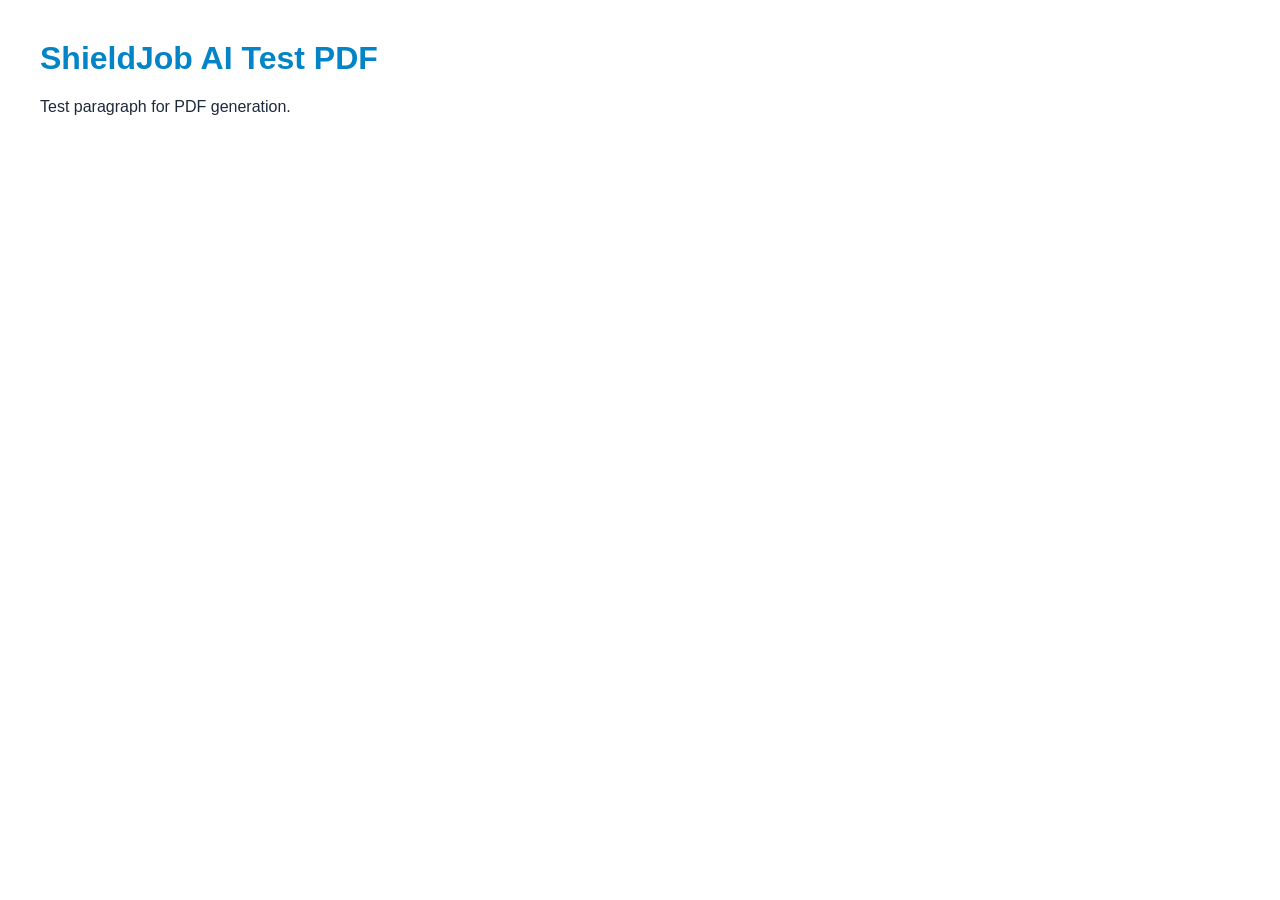
<file: test.html>
<!DOCTYPE html>
<html>
<head>
<meta charset='utf-8'>
<style>
body { font-family: 'Segoe UI', Arial, sans-serif; margin: 40px; color: #1e293b; }
h1 { color: #0284c7; }
</style>
</head>
<body>
<h1>ShieldJob AI Test PDF</h1>
<p>Test paragraph for PDF generation.</p>
</body>
</html>
</file>
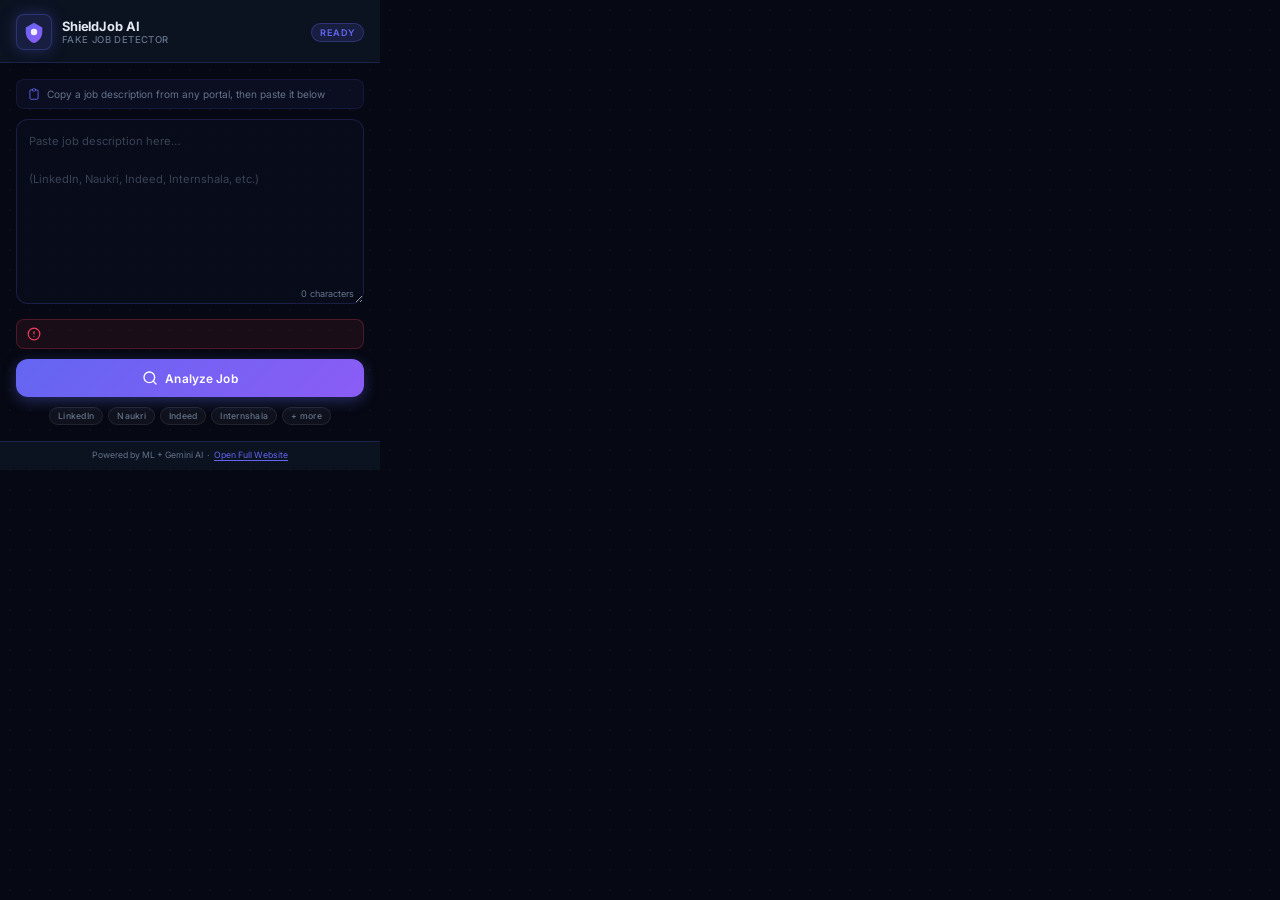
<file: fake-job-detector-extension/popup.html>
<!DOCTYPE html>
<html lang="en">
<head>
  <meta charset="UTF-8" />
  <meta name="viewport" content="width=device-width, initial-scale=1.0" />
  <title>ShieldJob AI</title>
  <link rel="preconnect" href="https://fonts.googleapis.com" />
  <link rel="preconnect" href="https://fonts.gstatic.com" crossorigin />
  <link href="https://fonts.googleapis.com/css2?family=Inter:wght@400;500;600;700;800&display=swap" rel="stylesheet" />
  <link rel="stylesheet" href="popup.css" />
</head>
<body>

  <!-- ============================================================
       HEADER
  ============================================================ -->
  <header class="header">
    <div class="header-brand">
      <div class="header-icon">
        <svg width="22" height="22" viewBox="0 0 24 24" fill="none" aria-hidden="true">
          <path d="M12 2L3 7v5c0 5.55 3.84 10.74 9 12 5.16-1.26 9-6.45 9-12V7l-9-5z"
                fill="url(#shieldGrad)" />
          <circle cx="12" cy="12" r="3.5" fill="white" opacity="0.9"/>
          <defs>
            <linearGradient id="shieldGrad" x1="3" y1="2" x2="21" y2="22" gradientUnits="userSpaceOnUse">
              <stop offset="0%" stop-color="#6366F1"/>
              <stop offset="100%" stop-color="#8B5CF6"/>
            </linearGradient>
          </defs>
        </svg>
      </div>
      <div class="header-text">
        <span class="header-title">ShieldJob AI</span>
        <span class="header-subtitle">Fake Job Detector</span>
      </div>
    </div>
    <div class="header-badge" id="statusBadge">Ready</div>
  </header>

  <!-- ============================================================
       MAIN CONTENT AREA — views are toggled by JS
  ============================================================ -->
  <main class="main">

    <!-- ---- VIEW: INPUT ---- -->
    <section id="viewInput" class="view active" aria-label="Input view">
      <div class="input-hint">
        <svg width="14" height="14" viewBox="0 0 24 24" fill="none" aria-hidden="true">
          <path d="M9 5H7a2 2 0 00-2 2v12a2 2 0 002 2h10a2 2 0 002-2V7a2 2 0 00-2-2h-2M9 5a2 2 0 002 2h2a2 2 0 002-2M9 5a2 2 0 012-2h2a2 2 0 012 2"
                stroke="#6366F1" stroke-width="1.5" stroke-linecap="round" stroke-linejoin="round"/>
        </svg>
        Copy a job description from any portal, then paste it below
      </div>

      <div class="textarea-wrapper">
        <textarea
          id="jobDescription"
          class="job-textarea"
          placeholder="Paste job description here…&#10;&#10;(LinkedIn, Naukri, Indeed, Internshala, etc.)"
          rows="8"
          spellcheck="false"
          aria-label="Job description input"
        ></textarea>
        <div class="char-counter" id="charCounter">0 characters</div>
      </div>

      <div id="inputError" class="error-inline" role="alert" aria-live="polite" hidden>
        <svg width="14" height="14" viewBox="0 0 24 24" fill="none" aria-hidden="true">
          <circle cx="12" cy="12" r="10" stroke="#F43F5E" stroke-width="2"/>
          <path d="M12 8v4M12 16h.01" stroke="#F43F5E" stroke-width="2" stroke-linecap="round"/>
        </svg>
        <span id="inputErrorMsg"></span>
      </div>

      <button id="analyzeBtn" class="btn btn-primary" type="button">
        <svg width="16" height="16" viewBox="0 0 24 24" fill="none" aria-hidden="true">
          <circle cx="11" cy="11" r="8" stroke="currentColor" stroke-width="2"/>
          <path d="M21 21l-4.35-4.35" stroke="currentColor" stroke-width="2" stroke-linecap="round"/>
        </svg>
        Analyze Job
      </button>

      <div class="portal-chips" aria-label="Supported portals">
        <span class="chip">LinkedIn</span>
        <span class="chip">Naukri</span>
        <span class="chip">Indeed</span>
        <span class="chip">Internshala</span>
        <span class="chip">+ more</span>
      </div>
    </section>

    <!-- ---- VIEW: LOADING ---- -->
    <section id="viewLoading" class="view" aria-label="Analysis in progress" aria-live="polite">
      <div class="loading-container">
        <div class="spinner-ring" aria-hidden="true">
          <div class="ring-outer"></div>
          <div class="ring-inner"></div>
          <div class="shield-center" aria-hidden="true">
            <svg width="18" height="18" viewBox="0 0 24 24" fill="none">
              <path d="M12 2L3 7v5c0 5.55 3.84 10.74 9 12 5.16-1.26 9-6.45 9-12V7l-9-5z"
                    fill="url(#shieldLoadGrad)"/>
              <defs>
                <linearGradient id="shieldLoadGrad" x1="3" y1="2" x2="21" y2="22">
                  <stop offset="0%" stop-color="#6366F1"/>
                  <stop offset="100%" stop-color="#8B5CF6"/>
                </linearGradient>
              </defs>
            </svg>
          </div>
        </div>

        <p class="loading-title">Analyzing job posting…</p>
        <p class="loading-step" id="loadingStep">Checking job description…</p>

        <div class="loading-steps-track" aria-hidden="true">
          <div class="step-dot active" data-step="0"></div>
          <div class="step-dot" data-step="1"></div>
          <div class="step-dot" data-step="2"></div>
          <div class="step-dot" data-step="3"></div>
        </div>
      </div>
    </section>

    <!-- ---- VIEW: RESULT ---- -->
    <section id="viewResult" class="view" aria-label="Analysis result">

      <!-- Verdict Banner -->
      <div class="verdict-banner" id="verdictBanner" role="status">
        <div class="verdict-icon" id="verdictIcon" aria-hidden="true"></div>
        <div class="verdict-text">
          <div class="verdict-label" id="verdictLabel">—</div>
          <div class="verdict-sublabel" id="verdictSublabel">—</div>
        </div>
        <div class="verdict-score-circle" id="verdictScoreCircle">
          <span id="verdictScoreNum">—</span>
          <span class="score-unit">/100</span>
        </div>
      </div>

      <!-- Safety Score Bar -->
      <div class="risk-bar-section">
        <div class="risk-bar-labels">
          <span>Safety Score</span>
          <span id="riskLevelLabel" class="risk-level-badge">—</span>
        </div>
        <div class="risk-bar-track" role="progressbar"
             aria-valuemin="0" aria-valuemax="100" id="riskBarTrack">
          <div class="risk-bar-fill" id="riskBarFill"></div>
        </div>
        <div class="risk-bar-scale">
          <span>High Risk (&lt;50)</span>
          <span>Suspicious (50–69)</span>
          <span>Safe (70+)</span>
        </div>
      </div>

      <!-- Confidence -->
      <div class="confidence-row" id="confidenceRow">
        <svg width="13" height="13" viewBox="0 0 24 24" fill="none" aria-hidden="true">
          <path d="M9 12l2 2 4-4m5.618-4.016A11.955 11.955 0 0112 2.944a11.955 11.955 0 01-8.618 3.04A12.02 12.02 0 003 9c0 5.591 3.824 10.29 9 11.622 5.176-1.332 9-6.03 9-11.622 0-1.042-.133-2.052-.382-3.016z"
                stroke="#6366F1" stroke-width="1.5" stroke-linecap="round" stroke-linejoin="round"/>
        </svg>
        ML Confidence: <strong id="confidenceValue">—</strong>
      </div>

      <!-- AI Unavailable Notice -->
      <div class="ai-notice" id="aiNotice" hidden>
        <svg width="13" height="13" viewBox="0 0 24 24" fill="none" aria-hidden="true">
          <path d="M12 9v4M12 17h.01M10.29 3.86L1.82 18a2 2 0 001.71 3h16.94a2 2 0 001.71-3L13.71 3.86a2 2 0 00-3.42 0z"
                stroke="#F59E0B" stroke-width="1.5" stroke-linecap="round" stroke-linejoin="round"/>
        </svg>
        AI analysis unavailable — result based on ML model only
      </div>

      <!-- Key Reasons -->
      <div class="reasons-section" id="reasonsSection">
        <div class="reasons-title">Key Findings</div>
        <ul class="reasons-list" id="reasonsList" aria-label="Analysis reasons"></ul>
      </div>

      <!-- Actions -->
      <div class="result-actions">
        <button id="viewFullBtn" class="btn btn-primary btn-full" type="button">
          View Full Analysis
          <svg width="14" height="14" viewBox="0 0 24 24" fill="none" aria-hidden="true">
            <path d="M10 6H6a2 2 0 00-2 2v10a2 2 0 002 2h10a2 2 0 002-2v-4M14 4h6m0 0v6m0-6L10 14"
                  stroke="currentColor" stroke-width="2" stroke-linecap="round" stroke-linejoin="round"/>
          </svg>
        </button>
        <button id="retryBtn" class="btn btn-ghost" type="button">
          ↩ Analyze Another Job
        </button>
      </div>
    </section>

    <!-- ---- VIEW: ERROR ---- -->
    <section id="viewError" class="view" aria-label="Error" aria-live="assertive">
      <div class="error-container">
        <div class="error-icon-wrap" aria-hidden="true">
          <svg width="32" height="32" viewBox="0 0 24 24" fill="none">
            <circle cx="12" cy="12" r="10" stroke="#F43F5E" stroke-width="1.5"/>
            <path d="M12 8v4M12 16h.01" stroke="#F43F5E" stroke-width="2" stroke-linecap="round"/>
          </svg>
        </div>
        <p class="error-title" id="errorTitle">Analysis Failed</p>
        <p class="error-message" id="errorMessage">Unable to analyze the job. Please try again.</p>
        <div class="error-actions">
          <button id="errorRetryBtn" class="btn btn-primary" type="button">Try Again</button>
          <button id="errorOpenWebBtn" class="btn btn-ghost" type="button">Open Website Instead</button>
        </div>
      </div>
    </section>

  </main>

  <!-- ============================================================
       FOOTER
  ============================================================ -->
  <footer class="footer">
    Powered by ML + Gemini AI &nbsp;·&nbsp;
    <button class="footer-link" id="footerOpenWebBtn" type="button">Open Full Website</button>
  </footer>

  <script src="popup.js"></script>
</body>
</html>
</file>
<file: frontend/style.css>
/* ==========================================================================
   ShieldJob AI — Cyber Sentinel Design System
   High-Tech Cybersecurity & AI SaaS Theme
   ========================================================================== */

:root {
    /* Base Backgrounds */
    --bg-base: #060913;
    --bg-surface: rgba(13, 20, 36, 0.72);
    --bg-surface-elevated: rgba(19, 29, 53, 0.82);
    --bg-surface-hover: rgba(26, 39, 70, 0.9);
    --bg-input: rgba(9, 14, 28, 0.85);

    /* Cyber Gradients & Accents */
    --primary-indigo: #6366F1;
    --primary-violet: #8B5CF6;
    --primary-cyan: #06B6D4;
    --primary-gradient: linear-gradient(135deg, #6366F1 0%, #8B5CF6 50%, #06B6D4 100%);
    --primary-glow: rgba(99, 102, 241, 0.35);

    /* Security Status Colors */
    --success-emerald: #10B981;
    --success-bg: rgba(16, 185, 129, 0.12);
    --success-border: rgba(16, 185, 129, 0.4);
    --success-glow: rgba(16, 185, 129, 0.25);

    --warning-amber: #F59E0B;
    --warning-bg: rgba(245, 158, 11, 0.12);
    --warning-border: rgba(245, 158, 11, 0.4);
    --warning-glow: rgba(245, 158, 11, 0.25);

    --danger-rose: #F43F5E;
    --danger-bg: rgba(244, 63, 94, 0.12);
    --danger-border: rgba(244, 63, 94, 0.4);
    --danger-glow: rgba(244, 63, 94, 0.25);

    /* Typography Colors */
    --text-pure: #FFFFFF;
    --text-main: #F1F5F9;
    --text-sub: #94A3B8;
    --text-muted: #64748B;

    /* Border & Glass Tokens */
    --border-subtle: rgba(255, 255, 255, 0.08);
    --border-glass: rgba(255, 255, 255, 0.12);
    --border-accent: rgba(99, 102, 241, 0.45);

    /* Typography */
    --font-heading: 'Outfit', -apple-system, BlinkMacSystemFont, sans-serif;
    --font-body: 'Inter', -apple-system, BlinkMacSystemFont, sans-serif;

    /* Curves & Transitions */
    --radius-xl: 20px;
    --radius-lg: 16px;
    --radius-md: 12px;
    --radius-sm: 8px;

    --transition-fast: 0.2s cubic-bezier(0.16, 1, 0.3, 1);
    --transition-normal: 0.3s cubic-bezier(0.16, 1, 0.3, 1);
    --transition-smooth: 0.4s cubic-bezier(0.16, 1, 0.3, 1);
}

/* ==========================================================================
   Reset & Cyber Background Framework
   ========================================================================== */
* {
    margin: 0;
    padding: 0;
    box-sizing: border-box;
}

body {
    background-color: var(--bg-base);
    color: var(--text-main);
    font-family: var(--font-body);
    line-height: 1.6;
    min-height: 100vh;
    position: relative;
    overflow-x: hidden;
    /* Cyber Dot-Grid & Linear Matrix Background */
    background-image: 
        radial-gradient(rgba(99, 102, 241, 0.14) 1px, transparent 1px),
        radial-gradient(rgba(6, 182, 212, 0.07) 1px, transparent 1px),
        linear-gradient(to bottom, rgba(6, 9, 19, 0.8), rgba(6, 9, 19, 0.98));
    background-size: 32px 32px, 64px 64px, 100% 100%;
    background-position: 0 0, 16px 16px, 0 0;
    background-attachment: fixed;
}

/* Ambient Cyber Glow Orbs */
.bg-glow {
    position: fixed;
    width: 750px;
    height: 750px;
    border-radius: 50%;
    filter: blur(160px);
    pointer-events: none;
    z-index: 0;
    opacity: 0.4;
}

.bg-glow-1 {
    top: -120px;
    left: -100px;
    background: radial-gradient(circle, rgba(99, 102, 241, 0.45) 0%, rgba(139, 92, 246, 0.2) 50%, transparent 70%);
    animation: driftSlow 18s ease-in-out infinite alternate;
}

.bg-glow-2 {
    top: 450px;
    right: -150px;
    background: radial-gradient(circle, rgba(6, 182, 212, 0.35) 0%, rgba(16, 185, 129, 0.2) 50%, transparent 70%);
    animation: driftSlow 22s ease-in-out infinite alternate-reverse;
}

@keyframes driftSlow {
    0%   { transform: translate(0, 0) scale(1); }
    50%  { transform: translate(40px, -30px) scale(1.08); }
    100% { transform: translate(-30px, 40px) scale(0.95); }
}

/* EXPANDED CONTAINER WIDTH */
.container {
    max-width: 1360px;
    margin: 0 auto;
    padding: 0 28px;
    position: relative;
    z-index: 1;
}

/* ==========================================================================
   Navigation Bar & Floating Frosted Glass Tabs
   ========================================================================== */
.navbar {
    border-bottom: 1px solid var(--border-subtle);
    background: rgba(6, 9, 19, 0.84);
    backdrop-filter: blur(20px);
    -webkit-backdrop-filter: blur(20px);
    position: sticky;
    top: 0;
    z-index: 100;
    box-shadow: 0 4px 30px rgba(0, 0, 0, 0.4);
}

.nav-container {
    max-width: 1380px;
    margin: 0 auto;
    padding: 12px 28px;
    display: flex;
    justify-content: space-between;
    align-items: center;
    gap: 20px;
}

.brand {
    display: flex;
    align-items: center;
    gap: 14px;
    flex-shrink: 0;
    text-decoration: none;
    cursor: pointer;
    transition: var(--transition-fast);
}

.brand:hover {
    transform: translateY(-1px);
}

.brand-icon {
    width: 44px;
    height: 44px;
    background: var(--primary-gradient);
    border-radius: 12px;
    display: flex;
    align-items: center;
    justify-content: center;
    color: white;
    font-size: 22px;
    box-shadow: 0 0 20px rgba(99, 102, 241, 0.5), inset 0 1px 1px rgba(255, 255, 255, 0.4);
    flex-shrink: 0;
    border: 1px solid rgba(255, 255, 255, 0.2);
}

.brand-text {
    display: flex;
    flex-direction: column;
}

.brand-name {
    font-family: var(--font-heading);
    font-size: 1.4rem;
    font-weight: 800;
    letter-spacing: -0.5px;
    color: var(--text-pure);
    white-space: nowrap;
}

.accent-text {
    background: linear-gradient(135deg, #818CF8, #38BDF8);
    -webkit-background-clip: text;
    -webkit-text-fill-color: transparent;
}

.brand-tagline {
    font-size: 0.72rem;
    color: var(--text-sub);
    font-weight: 500;
    letter-spacing: 0.3px;
    white-space: nowrap;
}

/* Nav Menu Tabs */
.nav-menu {
    display: flex;
    align-items: center;
    gap: 6px;
    background: rgba(13, 20, 36, 0.75);
    border: 1px solid var(--border-glass);
    padding: 5px;
    border-radius: 30px;
    box-shadow: inset 0 1px 1px rgba(255, 255, 255, 0.05), 0 4px 16px rgba(0, 0, 0, 0.3);
}

.nav-link {
    display: flex;
    align-items: center;
    gap: 8px;
    padding: 8px 18px;
    border-radius: 20px;
    font-size: 0.88rem;
    font-weight: 600;
    color: var(--text-sub);
    text-decoration: none;
    transition: var(--transition-fast);
    position: relative;
    white-space: nowrap;
}

.nav-link i {
    font-size: 0.95rem;
    color: #818CF8;
    transition: var(--transition-fast);
}

.nav-link:hover {
    color: var(--text-pure);
    background: rgba(255, 255, 255, 0.06);
}

.nav-link.active {
    color: #FFFFFF;
    background: var(--primary-gradient);
    box-shadow: 0 4px 18px var(--primary-glow), inset 0 1px 1px rgba(255, 255, 255, 0.3);
    border: 1px solid rgba(255, 255, 255, 0.2);
}

.nav-link.active i {
    color: #FFFFFF;
    text-shadow: 0 0 10px rgba(255, 255, 255, 0.8);
}

.nav-badge {
    background: rgba(255, 255, 255, 0.2);
    color: white;
    font-size: 0.7rem;
    font-weight: 700;
    padding: 1px 7px;
    border-radius: 12px;
    margin-left: 2px;
}

.nav-right {
    display: flex;
    align-items: center;
    gap: 12px;
}

.nav-status {
    display: flex;
    align-items: center;
    gap: 10px;
    background: rgba(16, 185, 129, 0.08);
    border: 1px solid rgba(16, 185, 129, 0.3);
    padding: 6px 14px;
    border-radius: 20px;
    font-size: 0.82rem;
    color: var(--success-emerald);
    font-weight: 600;
    white-space: nowrap;
    box-shadow: 0 0 14px rgba(16, 185, 129, 0.15);
}

.status-dot {
    width: 8px;
    height: 8px;
    background-color: var(--success-emerald);
    border-radius: 50%;
    box-shadow: 0 0 10px var(--success-emerald);
    animation: pulse 2s infinite;
    flex-shrink: 0;
}

.nav-menu-toggle {
    display: none;
    background: none;
    border: 1px solid var(--border-glass);
    color: var(--text-sub);
    width: 40px;
    height: 40px;
    border-radius: var(--radius-sm);
    cursor: pointer;
    font-size: 1.1rem;
    align-items: center;
    justify-content: center;
    transition: var(--transition-fast);
}

.nav-menu-toggle:hover {
    background: rgba(255, 255, 255, 0.08);
    color: var(--text-pure);
}

@keyframes pulse {
    0%   { transform: scale(0.95); opacity: 0.8; }
    50%  { transform: scale(1.25); opacity: 1; }
    100% { transform: scale(0.95); opacity: 0.8; }
}

/* ==========================================================================
   Page View Manager (SPA Routing)
   ========================================================================== */
.main-content {
    min-height: calc(100vh - 160px);
    padding-bottom: 60px;
}

.page-view {
    display: none;
    opacity: 0;
}

.page-view.active {
    display: block;
    animation: pageFadeIn 0.4s cubic-bezier(0.16, 1, 0.3, 1) forwards;
}

@keyframes pageFadeIn {
    from {
        opacity: 0;
        transform: translateY(14px);
    }
    to {
        opacity: 1;
        transform: translateY(0);
    }
}

/* Common Page Heroes */
.history-page-hero,
.metrics-page-hero,
.howto-page-hero {
    text-align: center;
    padding: 45px 0 32px 0;
}

.page-main-title {
    font-family: var(--font-heading);
    font-size: 3.2rem;
    font-weight: 800;
    letter-spacing: -1px;
    line-height: 1.15;
    margin-bottom: 12px;
    color: var(--text-pure);
}

.page-main-subtitle {
    max-width: 780px;
    margin: 0 auto;
    font-size: 1.08rem;
    color: var(--text-sub);
    font-weight: 400;
    line-height: 1.6;
}

/* ==========================================================================
   AI Unavailable Banner
   ========================================================================== */
.ai-warning-banner {
    display: flex;
    align-items: center;
    gap: 14px;
    background: var(--warning-bg);
    border: 1px solid var(--warning-border);
    border-radius: var(--radius-md);
    padding: 14px 18px;
    margin-bottom: 24px;
    color: var(--warning-amber);
    font-size: 0.9rem;
    position: relative;
    z-index: 1;
    box-shadow: 0 8px 24px var(--warning-glow);
}

.ai-warning-banner > i:first-child {
    font-size: 1.2rem;
    flex-shrink: 0;
}

.ai-warning-text {
    display: flex;
    flex-direction: column;
    gap: 2px;
    flex: 1;
}

.ai-warning-text strong {
    color: var(--text-pure);
}

.ai-warning-text span {
    color: var(--text-sub);
    font-size: 0.85rem;
}

.ai-warning-close {
    background: none;
    border: none;
    color: var(--text-muted);
    cursor: pointer;
    font-size: 1rem;
    padding: 4px;
    flex-shrink: 0;
    transition: var(--transition-fast);
}

.ai-warning-close:hover { color: var(--text-pure); }

/* ==========================================================================
   Hero Header Section (Job Analysis)
   ========================================================================== */
.hero-section {
    text-align: center;
    padding: 48px 0 32px 0;
}

.hero-badge {
    display: inline-flex;
    align-items: center;
    gap: 8px;
    background: rgba(99, 102, 241, 0.12);
    border: 1px solid rgba(99, 102, 241, 0.35);
    color: #A5B4FC;
    padding: 7px 18px;
    border-radius: 30px;
    font-size: 0.88rem;
    font-weight: 600;
    margin-bottom: 18px;
    box-shadow: 0 0 20px rgba(99, 102, 241, 0.2);
}

.hero-title {
    font-family: var(--font-heading);
    font-size: 3.5rem;
    font-weight: 800;
    letter-spacing: -1.2px;
    line-height: 1.15;
    margin-bottom: 16px;
    color: var(--text-pure);
}

.gradient-text {
    background: linear-gradient(135deg, #818CF8 0%, #38BDF8 50%, #A7F3D0 100%);
    -webkit-background-clip: text;
    -webkit-text-fill-color: transparent;
}

.hero-subtitle {
    max-width: 760px;
    margin: 0 auto;
    font-size: 1.12rem;
    color: var(--text-sub);
    font-weight: 400;
    line-height: 1.6;
}

/* ==========================================================================
   Glassmorphism Card Elevation System
   ========================================================================== */
.analyzer-card,
.intel-card,
.pillar-card,
.flow-card,
.example-card,
.metric-card,
.history-stat-card,
.history-card-panel {
    background: var(--bg-surface);
    backdrop-filter: blur(24px);
    -webkit-backdrop-filter: blur(24px);
    border: 1px solid var(--border-glass);
    box-shadow: 0 16px 40px rgba(0, 0, 0, 0.45), inset 0 1px 0 rgba(255, 255, 255, 0.08);
}

.analyzer-card {
    border-radius: var(--radius-xl);
    padding: 36px;
    margin-bottom: 40px;
    position: relative;
    border-top: 1px solid rgba(255, 255, 255, 0.2);
}

.card-header {
    display: flex;
    justify-content: space-between;
    align-items: center;
    margin-bottom: 26px;
    padding-bottom: 18px;
    border-bottom: 1px solid var(--border-subtle);
    flex-wrap: wrap;
    gap: 10px;
}

.card-title {
    display: flex;
    align-items: center;
    gap: 12px;
    color: var(--primary-indigo);
    font-size: 1.3rem;
}

.card-title h2 {
    font-family: var(--font-heading);
    font-size: 1.45rem;
    font-weight: 700;
    color: var(--text-pure);
}

.security-tag {
    font-size: 0.8rem;
    color: #A5B4FC;
    background: rgba(99, 102, 241, 0.1);
    padding: 5px 14px;
    border-radius: 20px;
    border: 1px solid rgba(99, 102, 241, 0.3);
    white-space: nowrap;
    font-weight: 600;
}

.input-group {
    margin-bottom: 24px;
}

.input-label-row {
    display: flex;
    justify-content: space-between;
    align-items: center;
    margin-bottom: 10px;
    flex-wrap: wrap;
    gap: 6px;
}

label {
    font-weight: 600;
    font-size: 0.95rem;
    color: var(--text-pure);
    display: flex;
    align-items: center;
    gap: 8px;
}

label i { color: #818CF8; }

.required-asterisk { color: var(--danger-rose); }

.optional-badge {
    font-size: 0.8rem;
    color: var(--text-muted);
    font-weight: 400;
}

.char-counter {
    font-size: 0.82rem;
    color: var(--text-sub);
    white-space: nowrap;
}

.textarea-wrapper { position: relative; }

textarea {
    width: 100%;
    min-height: 230px;
    background: var(--bg-input);
    color: var(--text-pure);
    border: 1px solid var(--border-glass);
    border-radius: var(--radius-md);
    padding: 18px 20px 60px 20px;
    font-family: var(--font-body);
    font-size: 0.96rem;
    line-height: 1.6;
    resize: vertical;
    transition: var(--transition-fast);
    box-shadow: inset 0 2px 8px rgba(0, 0, 0, 0.4);
}

textarea:focus {
    outline: none;
    border-color: #818CF8;
    box-shadow: 0 0 0 3px rgba(99, 102, 241, 0.3), inset 0 2px 8px rgba(0, 0, 0, 0.4);
}

.quick-samples-bar {
    position: absolute;
    bottom: 12px;
    left: 14px;
    right: 14px;
    display: flex;
    align-items: center;
    gap: 10px;
    flex-wrap: wrap;
    background: rgba(13, 20, 36, 0.95);
    padding: 8px 14px;
    border-radius: var(--radius-sm);
    border: 1px solid var(--border-glass);
    backdrop-filter: blur(12px);
}

.samples-label {
    font-size: 0.8rem;
    color: var(--text-sub);
    font-weight: 600;
}

.sample-btn {
    background: rgba(255, 255, 255, 0.05);
    border: 1px solid var(--border-glass);
    color: var(--text-main);
    padding: 5px 12px;
    border-radius: 6px;
    font-size: 0.8rem;
    font-weight: 600;
    cursor: pointer;
    display: flex;
    align-items: center;
    gap: 6px;
    transition: var(--transition-fast);
}

.sample-btn:hover {
    background: rgba(99, 102, 241, 0.2);
    color: white;
    border-color: #818CF8;
    transform: translateY(-1px);
}

.real-sample-btn i { color: var(--success-emerald); }
.fake-sample-btn i { color: var(--warning-amber); }

.website-group { margin-top: 20px; }

.input-with-icon {
    position: relative;
    display: flex;
    align-items: center;
}

.input-icon {
    position: absolute;
    left: 16px;
    color: var(--text-muted);
    font-size: 0.95rem;
}

input[type="url"] {
    width: 100%;
    background: var(--bg-input);
    color: var(--text-pure);
    border: 1px solid var(--border-glass);
    border-radius: var(--radius-md);
    padding: 15px 18px 15px 46px;
    font-size: 0.95rem;
    transition: var(--transition-fast);
    box-shadow: inset 0 2px 8px rgba(0, 0, 0, 0.4);
}

input[type="url"]:focus {
    outline: none;
    border-color: #818CF8;
    box-shadow: 0 0 0 3px rgba(99, 102, 241, 0.3), inset 0 2px 8px rgba(0, 0, 0, 0.4);
}

.input-hint {
    font-size: 0.82rem;
    color: var(--text-muted);
    margin-top: 8px;
}

/* Shimmer Submit Button */
.submit-btn {
    width: 100%;
    padding: 17px;
    background: var(--primary-gradient);
    border: 1px solid rgba(255, 255, 255, 0.25);
    border-radius: var(--radius-md);
    color: white;
    font-family: var(--font-heading);
    font-size: 1.15rem;
    font-weight: 700;
    cursor: pointer;
    display: flex;
    align-items: center;
    justify-content: center;
    gap: 12px;
    box-shadow: 0 10px 28px var(--primary-glow);
    transition: var(--transition-normal);
    margin-top: 14px;
    position: relative;
    overflow: hidden;
}

.submit-btn::before {
    content: '';
    position: absolute;
    top: 0;
    left: -100%;
    width: 100%;
    height: 100%;
    background: linear-gradient(90deg, transparent, rgba(255, 255, 255, 0.25), transparent);
    transition: var(--transition-smooth);
}

.submit-btn:hover::before {
    left: 100%;
    transition: 0.75s ease-in-out;
}

.submit-btn:hover {
    transform: translateY(-2px);
    box-shadow: 0 14px 36px rgba(99, 102, 241, 0.55);
}

.submit-btn:active   { transform: translateY(0); }
.submit-btn:disabled {
    opacity: 0.6;
    cursor: not-allowed;
    transform: none;
}

/* ==========================================================================
   Loading Overlay Modal
   ========================================================================== */
.loading-overlay {
    position: fixed;
    inset: 0;
    background: rgba(6, 9, 19, 0.88);
    backdrop-filter: blur(16px);
    -webkit-backdrop-filter: blur(16px);
    z-index: 1000;
    display: flex;
    align-items: center;
    justify-content: center;
    opacity: 0;
    visibility: hidden;
    transition: var(--transition-normal);
}

.loading-overlay.active {
    opacity: 1;
    visibility: visible;
}

.loading-card {
    background: #0E162B;
    border: 1px solid var(--border-accent);
    border-radius: var(--radius-xl);
    padding: 44px;
    width: 90%;
    max-width: 520px;
    text-align: center;
    box-shadow: 0 30px 60px rgba(0, 0, 0, 0.7), 0 0 40px var(--primary-glow);
    position: relative;
    overflow: hidden;
}

.scanner-line {
    position: absolute;
    top: 0;
    left: 0;
    width: 100%;
    height: 3px;
    background: linear-gradient(90deg, transparent, #38BDF8, #818CF8, transparent);
    animation: scan 2s linear infinite;
    box-shadow: 0 0 10px #38BDF8;
}

@keyframes scan {
    0%   { transform: translateY(0); }
    100% { transform: translateY(340px); }
}

.loading-icon-wrapper {
    font-size: 3.2rem;
    color: var(--primary-indigo);
    margin-bottom: 18px;
    text-shadow: 0 0 20px var(--primary-glow);
}

.loading-spinner { animation: spin 3s linear infinite; }

@keyframes spin {
    0%   { transform: rotate(0deg); }
    100% { transform: rotate(360deg); }
}

.loading-card h3 {
    font-family: var(--font-heading);
    font-size: 1.5rem;
    margin-bottom: 6px;
    color: var(--text-pure);
}

.loading-subtext {
    font-size: 0.9rem;
    color: var(--text-sub);
    margin-bottom: 24px;
}

.stages-list {
    display: flex;
    flex-direction: column;
    gap: 12px;
    text-align: left;
}

.stage-item {
    display: flex;
    align-items: center;
    gap: 12px;
    font-size: 0.88rem;
    color: var(--text-muted);
    padding: 10px 14px;
    border-radius: var(--radius-sm);
    background: rgba(255, 255, 255, 0.02);
    border: 1px solid transparent;
    transition: var(--transition-fast);
}

.stage-item.active {
    color: var(--text-pure);
    background: rgba(99, 102, 241, 0.15);
    border: 1px solid rgba(99, 102, 241, 0.4);
    box-shadow: 0 0 16px rgba(99, 102, 241, 0.2);
}

.stage-item.done {
    color: var(--success-emerald);
    background: var(--success-bg);
}

.stage-icon { font-size: 1rem; }

/* ==========================================================================
   Results Dashboard Section
   ========================================================================== */
.results-wrapper {
    margin-bottom: 50px;
    animation: fadeIn 0.6s cubic-bezier(0.16, 1, 0.3, 1);
}

@keyframes fadeIn {
    from { opacity: 0; transform: translateY(20px); }
    to   { opacity: 1; transform: translateY(0); }
}

/* Verdict Card with Glow */
.verdict-card {
    background: var(--bg-surface);
    backdrop-filter: blur(24px);
    border-radius: var(--radius-xl);
    padding: 34px;
    margin-bottom: 34px;
    position: relative;
    overflow: hidden;
}

.verdict-real {
    border: 1px solid var(--success-border);
    box-shadow: 0 0 50px rgba(16, 185, 129, 0.2), inset 0 1px 0 rgba(255, 255, 255, 0.15);
}

.verdict-suspicious {
    border: 1px solid var(--warning-border);
    box-shadow: 0 0 50px rgba(245, 158, 11, 0.2), inset 0 1px 0 rgba(255, 255, 255, 0.15);
}

.verdict-fake {
    border: 1px solid var(--danger-border);
    box-shadow: 0 0 50px rgba(244, 63, 94, 0.25), inset 0 1px 0 rgba(255, 255, 255, 0.15);
}

.verdict-header {
    display: flex;
    justify-content: space-between;
    align-items: center;
    margin-bottom: 26px;
    flex-wrap: wrap;
    gap: 14px;
}

.verdict-badge {
    display: inline-flex;
    align-items: center;
    gap: 10px;
    padding: 9px 20px;
    border-radius: 30px;
    font-family: var(--font-heading);
    font-weight: 800;
    font-size: 0.98rem;
    letter-spacing: 0.5px;
}

.verdict-real .verdict-badge {
    background: var(--success-bg);
    color: var(--success-emerald);
    border: 1px solid var(--success-border);
    box-shadow: 0 0 20px var(--success-glow);
}

.verdict-suspicious .verdict-badge {
    background: var(--warning-bg);
    color: var(--warning-amber);
    border: 1px solid var(--warning-border);
    box-shadow: 0 0 20px var(--warning-glow);
}

.verdict-fake .verdict-badge {
    background: var(--danger-bg);
    color: var(--danger-rose);
    border: 1px solid var(--danger-border);
    box-shadow: 0 0 24px var(--danger-glow);
}

.verdict-actions {
    display: flex;
    gap: 10px;
    flex-wrap: wrap;
}

.action-btn {
    background: rgba(255, 255, 255, 0.06);
    border: 1px solid var(--border-glass);
    color: var(--text-main);
    padding: 9px 18px;
    border-radius: 8px;
    font-size: 0.88rem;
    font-weight: 600;
    cursor: pointer;
    display: flex;
    align-items: center;
    gap: 8px;
    transition: var(--transition-fast);
    white-space: nowrap;
}

.action-btn:hover {
    background: rgba(99, 102, 241, 0.2);
    border-color: #818CF8;
    color: white;
    transform: translateY(-1px);
}

.verdict-body {
    display: flex;
    align-items: center;
    gap: 44px;
}

/* Neon Radial Gauge */
.gauge-container {
    position: relative;
    width: 150px;
    height: 150px;
    flex-shrink: 0;
}

.radial-gauge {
    width: 100%;
    height: 100%;
    transform: rotate(-90deg);
    filter: drop-shadow(0 0 12px rgba(99, 102, 241, 0.4));
}

.gauge-bg {
    fill: none;
    stroke: rgba(255, 255, 255, 0.06);
    stroke-width: 10;
}

.gauge-fill {
    fill: none;
    stroke-width: 10;
    stroke-linecap: round;
    stroke-dasharray: 326.72;
    transition: stroke-dashoffset 1.5s ease-out;
}

.verdict-real       .gauge-fill { stroke: var(--success-emerald); filter: drop-shadow(0 0 12px var(--success-emerald)); }
.verdict-suspicious .gauge-fill { stroke: var(--warning-amber);   filter: drop-shadow(0 0 12px var(--warning-amber)); }
.verdict-fake       .gauge-fill { stroke: var(--danger-rose);     filter: drop-shadow(0 0 14px var(--danger-rose)); }

.gauge-center {
    position: absolute;
    top: 50%;
    left: 50%;
    transform: translate(-50%, -50%);
    text-align: center;
    display: flex;
    flex-direction: column;
    align-items: center;
}

.score-num   { font-family: var(--font-heading); font-size: 2.3rem; font-weight: 800; line-height: 1; color: var(--text-pure); }
.score-denom { font-size: 0.78rem; color: var(--text-muted); }
.score-label { font-size: 0.7rem; color: var(--text-sub); text-transform: uppercase; letter-spacing: 0.5px; margin-top: 4px; font-weight: 600; }

.verdict-headline {
    font-family: var(--font-heading);
    font-size: 1.6rem;
    font-weight: 700;
    margin-bottom: 8px;
    color: var(--text-pure);
}

.verdict-desc {
    color: var(--text-sub);
    font-size: 0.98rem;
    margin-bottom: 14px;
    line-height: 1.6;
}

/* Score Weight Transparency */
.score-weights {
    display: flex;
    align-items: center;
    gap: 8px;
    flex-wrap: wrap;
    margin-bottom: 16px;
}

.weight-item {
    background: rgba(99, 102, 241, 0.12);
    border: 1px solid rgba(99, 102, 241, 0.35);
    color: #A5B4FC;
    font-size: 0.78rem;
    font-weight: 600;
    padding: 4px 10px;
    border-radius: 6px;
}

.weight-sep { color: var(--text-muted); font-size: 0.8rem; font-weight: 600; }

.risk-pill-row { display: flex; gap: 16px; flex-wrap: wrap; }

.risk-meta-item {
    font-size: 0.88rem;
    color: var(--text-sub);
    background: rgba(255, 255, 255, 0.04);
    padding: 7px 16px;
    border-radius: 8px;
    border: 1px solid var(--border-glass);
}

.risk-meta-item strong { color: var(--text-pure); }

/* Section Titles */
.section-title {
    font-family: var(--font-heading);
    font-size: 1.35rem;
    font-weight: 700;
    margin-bottom: 4px;
    display: flex;
    align-items: center;
    gap: 10px;
    color: var(--text-pure);
}

.section-title i { color: #818CF8; }

.section-header { margin-bottom: 22px; }

.section-title-row {
    display: flex;
    justify-content: space-between;
    align-items: center;
    flex-wrap: wrap;
    gap: 10px;
    margin-bottom: 18px;
}

.section-sub { font-size: 0.94rem; color: var(--text-sub); }

/* 4-Pillars Grid */
.pillars-section { margin-bottom: 36px; }

.pillars-grid {
    display: grid;
    grid-template-columns: repeat(4, 1fr);
    gap: 20px;
}

.pillar-card {
    border-radius: var(--radius-md);
    padding: 24px;
    display: flex;
    flex-direction: column;
    justify-content: space-between;
    transition: var(--transition-fast);
}

.pillar-card:hover {
    border-color: var(--border-accent);
    transform: translateY(-2px);
    box-shadow: 0 20px 40px rgba(0, 0, 0, 0.5), 0 0 25px rgba(99, 102, 241, 0.15);
}

.pillar-header {
    display: flex;
    justify-content: space-between;
    align-items: center;
    margin-bottom: 14px;
}

.pillar-title { display: flex; align-items: center; gap: 8px; font-size: 0.9rem; font-weight: 600; color: var(--text-sub); }
.pillar-icon  { color: #818CF8; font-size: 1rem; }
.pillar-tooltip { color: var(--text-muted); font-size: 0.9rem; cursor: help; }

.pillar-score { font-family: var(--font-heading); font-size: 2rem; font-weight: 800; color: var(--text-pure); margin-bottom: 12px; }

.unavail-tag {
    font-size: 0.72rem;
    font-weight: 600;
    color: var(--text-muted);
    background: rgba(255, 255, 255, 0.08);
    padding: 2px 7px;
    border-radius: 4px;
    vertical-align: middle;
    margin-left: 4px;
}

.progress-bar-track { width: 100%; height: 7px; background: rgba(255, 255, 255, 0.08); border-radius: 4px; overflow: hidden; margin-bottom: 10px; }
.progress-bar-fill  { height: 100%; background: linear-gradient(90deg, var(--primary-indigo), #38BDF8); border-radius: 4px; transition: width 1s ease-out; box-shadow: 0 0 8px rgba(99, 102, 241, 0.6); }
.bar-muted          { background: linear-gradient(90deg, var(--text-muted), #475569); box-shadow: none; }
.pillar-footer-text { font-size: 0.78rem; color: var(--text-muted); font-weight: 500; }

/* Intelligence Breakdown Grid */
.intelligence-grid { display: grid; grid-template-columns: repeat(auto-fit, minmax(340px, 1fr)); gap: 22px; }

.intel-card {
    border-radius: var(--radius-md);
    padding: 28px;
}

.intel-header {
    display: flex;
    justify-content: space-between;
    align-items: center;
    margin-bottom: 18px;
    padding-bottom: 14px;
    border-bottom: 1px solid var(--border-subtle);
    flex-wrap: wrap;
    gap: 8px;
}

.intel-title    { display: flex; align-items: center; gap: 10px; color: var(--primary-indigo); }
.intel-title h3 { font-family: var(--font-heading); font-size: 1.18rem; color: var(--text-pure); }

.risk-badge  { font-size: 0.78rem; font-weight: 700; padding: 4px 12px; border-radius: 20px; text-transform: uppercase; letter-spacing: 0.4px; }
.risk-low    { background: var(--success-bg); color: var(--success-emerald); border: 1px solid var(--success-border); }
.risk-medium { background: var(--warning-bg); color: var(--warning-amber);   border: 1px solid var(--warning-border); }
.risk-high   { background: var(--danger-bg);  color: var(--danger-rose);     border: 1px solid var(--danger-border); }

.intel-score-tag { font-family: var(--font-heading); font-weight: 700; font-size: 1.05rem; color: #A5B4FC; background: rgba(99, 102, 241, 0.15); border: 1px solid rgba(99, 102, 241, 0.35); padding: 4px 12px; border-radius: 6px; }

.intel-ai-note {
    display: flex;
    align-items: center;
    gap: 10px;
    background: rgba(245, 158, 11, 0.08);
    border: 1px solid rgba(245, 158, 11, 0.3);
    border-radius: var(--radius-sm);
    padding: 12px 14px;
    font-size: 0.85rem;
    color: var(--warning-amber);
    margin-bottom: 14px;
}

.intel-sub     { font-size: 0.88rem; color: var(--text-sub); margin-bottom: 16px; }
.intel-summary { font-size: 0.95rem; color: var(--text-sub); line-height: 1.65; }

.reasons-list { list-style: none; display: flex; flex-direction: column; gap: 11px; }

.reason-item {
    display: flex;
    align-items: flex-start;
    gap: 12px;
    background: rgba(255, 255, 255, 0.02);
    border: 1px solid var(--border-glass);
    padding: 13px 16px;
    border-radius: var(--radius-sm);
    font-size: 0.93rem;
    color: var(--text-main);
    transition: var(--transition-fast);
}

.reason-item:hover {
    background: rgba(255, 255, 255, 0.04);
    border-color: rgba(255, 255, 255, 0.18);
}

.reason-icon { color: var(--warning-amber); margin-top: 4px; font-size: 0.95rem; }

/* Social Intel Card */
.social-header-right {
    display: flex;
    align-items: center;
    gap: 8px;
    flex-wrap: wrap;
}

.verified-tag {
    font-size: 0.74rem;
    font-weight: 600;
    color: var(--success-emerald);
    background: var(--success-bg);
    border: 1px solid var(--success-border);
    padding: 4px 10px;
    border-radius: 6px;
}

.unverified-tag {
    font-size: 0.74rem;
    font-weight: 600;
    color: var(--text-muted);
    background: rgba(255,255,255,0.04);
    border: 1px solid var(--border-subtle);
    padding: 4px 10px;
    border-radius: 6px;
}

/* Evidence Grid */
.evidence-grid {
    display: grid;
    grid-template-columns: 1fr 1fr;
    gap: 12px;
    margin-bottom: 18px;
}

.evidence-item {
    display: flex;
    align-items: center;
    gap: 12px;
    padding: 12px 14px;
    border-radius: var(--radius-sm);
    border: 1px solid var(--border-glass);
    background: rgba(255,255,255,0.02);
}

.evidence-found    { border-color: var(--success-border); background: var(--success-bg); }
.evidence-notfound { border-color: var(--border-subtle); opacity: 0.7; }
.evidence-unknown  { border-color: var(--border-subtle); opacity: 0.6; }
.evidence-warning  { border-color: var(--danger-border); background: var(--danger-bg); }

.evidence-icon { font-size: 1.3rem; flex-shrink: 0; }

.evidence-found    .evidence-icon { color: var(--success-emerald); }
.evidence-notfound .evidence-icon { color: var(--text-muted); }
.evidence-unknown  .evidence-icon { color: var(--text-muted); }
.evidence-warning  .evidence-icon { color: var(--danger-rose); }

.evidence-item > div { display: flex; flex-direction: column; gap: 2px; }
.evidence-label  { font-size: 0.75rem; font-weight: 700; color: var(--text-sub); text-transform: uppercase; letter-spacing: 0.4px; }
.evidence-status { font-size: 0.88rem; font-weight: 600; color: var(--text-pure); }

.social-ai-summary { margin-top: 14px; padding-top: 14px; border-top: 1px solid var(--border-subtle); }
.social-summary-icon { color: #818CF8; margin-right: 6px; }

.evidence-urls { margin-top: 14px; }

.evidence-urls-label { font-size: 0.78rem; font-weight: 700; color: var(--text-muted); text-transform: uppercase; letter-spacing: 0.4px; display: block; margin-bottom: 8px; }

.evidence-url-link {
    display: flex;
    align-items: center;
    gap: 8px;
    font-size: 0.85rem;
    color: #818CF8;
    text-decoration: none;
    padding: 6px 0;
    border-bottom: 1px solid rgba(255,255,255,0.04);
    transition: var(--transition-fast);
}

.evidence-url-link:hover { color: #A5B4FC; }
.evidence-url-link:last-child { border-bottom: none; }

.social-result-box { display: flex; align-items: center; gap: 14px; background: rgba(255, 255, 255, 0.03); padding: 18px; border-radius: var(--radius-sm); border: 1px solid var(--border-glass); }
.social-icon { font-size: 1.6rem; color: #818CF8; }
.social-text { font-size: 1rem; font-weight: 600; color: var(--text-pure); }

/* ==========================================================================
   PAGE 2: Scan History Page Styles & Clickable Job Snippets
   ========================================================================== */
.history-stats-bar {
    display: grid;
    grid-template-columns: repeat(3, 1fr);
    gap: 20px;
    margin-bottom: 28px;
}

.history-stat-card {
    border-radius: var(--radius-md);
    padding: 22px 24px;
    display: flex;
    align-items: center;
    gap: 18px;
    transition: var(--transition-fast);
}

.history-stat-card:hover {
    border-color: var(--border-accent);
    transform: translateY(-2px);
    box-shadow: 0 16px 36px rgba(0, 0, 0, 0.4);
}

.history-stat-card .stat-icon {
    width: 50px;
    height: 50px;
    background: rgba(99, 102, 241, 0.15);
    border: 1px solid rgba(99, 102, 241, 0.35);
    border-radius: 12px;
    display: flex;
    align-items: center;
    justify-content: center;
    color: #818CF8;
    font-size: 1.4rem;
    flex-shrink: 0;
}

.history-stat-card.stat-safe .stat-icon   { background: var(--success-bg); border-color: var(--success-border); color: var(--success-emerald); }
.history-stat-card.stat-danger .stat-icon { background: var(--danger-bg);  border-color: var(--danger-border);  color: var(--danger-rose); }

.stat-info { display: flex; flex-direction: column; }
.stat-num  { font-family: var(--font-heading); font-size: 2.1rem; font-weight: 800; color: var(--text-pure); line-height: 1.1; }
.stat-lbl  { font-size: 0.85rem; color: var(--text-sub); font-weight: 600; }

.history-card-panel {
    border-radius: var(--radius-xl);
    padding: 34px;
}

.history-actions { display: flex; gap: 10px; }

.history-action-btn {
    background: rgba(244, 63, 94, 0.08);
    border: 1px solid rgba(244, 63, 94, 0.3);
    color: var(--danger-rose);
    padding: 8px 16px;
    border-radius: var(--radius-sm);
    font-size: 0.85rem;
    font-weight: 600;
    cursor: pointer;
    display: flex;
    align-items: center;
    gap: 7px;
    transition: var(--transition-fast);
}

.history-action-btn:hover {
    background: rgba(244, 63, 94, 0.2);
    border-color: var(--danger-rose);
}

.history-empty {
    border: 1px dashed var(--border-glass);
    border-radius: var(--radius-md);
    padding: 64px 20px;
    display: flex;
    flex-direction: column;
    align-items: center;
    justify-content: center;
    gap: 12px;
    color: var(--text-muted);
    text-align: center;
}

.history-empty i { font-size: 3.2rem; opacity: 0.4; color: #818CF8; }
.history-empty h4 { font-family: var(--font-heading); font-size: 1.35rem; color: var(--text-pure); }
.history-empty p  { max-width: 460px; font-size: 0.94rem; color: var(--text-sub); }

.history-table-wrapper {
    border: 1px solid var(--border-glass);
    border-radius: var(--radius-md);
    overflow: hidden;
    overflow-x: auto;
}

.history-table {
    width: 100%;
    border-collapse: collapse;
    font-size: 0.92rem;
    min-width: 780px;
}

.history-table th {
    background: rgba(255,255,255,0.04);
    padding: 16px 20px;
    text-align: left;
    font-size: 0.8rem;
    font-weight: 700;
    color: var(--text-muted);
    text-transform: uppercase;
    letter-spacing: 0.6px;
    border-bottom: 1px solid var(--border-glass);
}

.history-table td {
    padding: 16px 20px;
    color: var(--text-main);
    border-bottom: 1px solid rgba(255,255,255,0.04);
    vertical-align: middle;
}

.history-table tr:last-child td { border-bottom: none; }
.history-table tr:hover td { background: rgba(255,255,255,0.03); }

/* Clickable Job Description Snippet in Table */
.history-job-clickable {
    display: flex;
    align-items: center;
    gap: 10px;
    cursor: pointer;
    padding: 6px 10px;
    border-radius: 6px;
    background: rgba(99, 102, 241, 0.08);
    border: 1px solid rgba(99, 102, 241, 0.25);
    transition: var(--transition-fast);
    max-width: 380px;
}

.history-job-clickable:hover {
    background: rgba(99, 102, 241, 0.2);
    border-color: #818CF8;
    transform: translateY(-1px);
}

.history-job-clickable .job-icon {
    color: #818CF8;
    font-size: 0.95rem;
    flex-shrink: 0;
}

.history-job-clickable .job-title-text {
    font-size: 0.88rem;
    font-weight: 600;
    color: var(--text-pure);
    white-space: nowrap;
    overflow: hidden;
    text-overflow: ellipsis;
    flex: 1;
}

.history-job-clickable .expand-icon {
    font-size: 0.75rem;
    color: #A5B4FC;
    opacity: 0.7;
    flex-shrink: 0;
}

.history-job-clickable:hover .expand-icon {
    opacity: 1;
}

.history-date { font-size: 0.85rem; color: var(--text-muted); white-space: nowrap; }

.verdict-tag { padding: 5px 12px; border-radius: 20px; font-size: 0.82rem; font-weight: 700; white-space: nowrap; }
.verdict-tag-real       { background: var(--success-bg); color: var(--success-emerald); border: 1px solid var(--success-border); }
.verdict-tag-suspicious { background: var(--warning-bg); color: var(--warning-amber);   border: 1px solid var(--warning-border); }
.verdict-tag-fake       { background: var(--danger-bg);  color: var(--danger-rose);     border: 1px solid var(--danger-border); }

.history-delete-btn {
    background: none;
    border: 1px solid var(--border-glass);
    color: var(--text-muted);
    width: 34px;
    height: 34px;
    border-radius: var(--radius-sm);
    cursor: pointer;
    display: flex;
    align-items: center;
    justify-content: center;
    transition: var(--transition-fast);
    font-size: 0.88rem;
}

.history-delete-btn:hover {
    background: var(--danger-bg);
    border-color: var(--danger-border);
    color: var(--danger-rose);
}

/* ==========================================================================
   Full Job Description View Modal
   ========================================================================== */
.job-modal-overlay {
    position: fixed;
    inset: 0;
    background: rgba(6, 9, 19, 0.88);
    backdrop-filter: blur(16px);
    -webkit-backdrop-filter: blur(16px);
    z-index: 1050;
    display: flex;
    align-items: center;
    justify-content: center;
    opacity: 0;
    visibility: hidden;
    transition: var(--transition-normal);
    padding: 20px;
}

.job-modal-overlay.active {
    opacity: 1;
    visibility: visible;
}

.job-modal-card {
    background: #0D1426;
    border: 1px solid var(--border-accent);
    border-radius: var(--radius-xl);
    width: 100%;
    max-width: 760px;
    max-height: 85vh;
    display: flex;
    flex-direction: column;
    box-shadow: 0 30px 60px rgba(0, 0, 0, 0.8), 0 0 40px var(--primary-glow);
    overflow: hidden;
    animation: modalPop 0.3s cubic-bezier(0.16, 1, 0.3, 1);
}

@keyframes modalPop {
    from { opacity: 0; transform: scale(0.95) translateY(10px); }
    to   { opacity: 1; transform: scale(1) translateY(0); }
}

.job-modal-header {
    display: flex;
    justify-content: space-between;
    align-items: center;
    padding: 22px 28px;
    border-bottom: 1px solid var(--border-glass);
}

.job-modal-title {
    display: flex;
    align-items: center;
    gap: 12px;
    color: #818CF8;
}

.job-modal-title h3 {
    font-family: var(--font-heading);
    font-size: 1.35rem;
    font-weight: 700;
    color: var(--text-pure);
}

.job-modal-close {
    background: none;
    border: 1px solid var(--border-glass);
    color: var(--text-muted);
    width: 36px;
    height: 36px;
    border-radius: var(--radius-sm);
    cursor: pointer;
    font-size: 1.1rem;
    display: flex;
    align-items: center;
    justify-content: center;
    transition: var(--transition-fast);
}

.job-modal-close:hover {
    background: rgba(255, 255, 255, 0.08);
    color: var(--text-pure);
}

.job-modal-meta {
    display: flex;
    align-items: center;
    gap: 12px;
    padding: 12px 28px;
    background: rgba(255, 255, 255, 0.02);
    border-bottom: 1px solid var(--border-subtle);
    flex-wrap: wrap;
}

.job-modal-body {
    padding: 24px 28px;
    overflow-y: auto;
    flex: 1;
}

.job-modal-pre {
    background: var(--bg-input);
    border: 1px solid var(--border-glass);
    border-radius: var(--radius-sm);
    padding: 20px;
    font-family: var(--font-body);
    font-size: 0.95rem;
    color: var(--text-main);
    white-space: pre-wrap;
    word-break: break-word;
    line-height: 1.65;
    max-height: 380px;
    overflow-y: auto;
}

.job-modal-actions {
    display: flex;
    justify-content: flex-end;
    align-items: center;
    gap: 12px;
    padding: 18px 28px;
    border-top: 1px solid var(--border-glass);
    background: rgba(13, 20, 36, 0.95);
}

/* ==========================================================================
   PAGE 3: Model Metrics Page Styles
   ========================================================================== */
.metrics-loading {
    color: var(--text-muted);
    font-size: 0.94rem;
    display: flex;
    align-items: center;
    gap: 10px;
    padding: 24px;
}

.metrics-not-computed {
    background: var(--bg-surface);
    border: 1px dashed var(--border-glass);
    border-radius: var(--radius-md);
    padding: 32px;
    color: var(--text-muted);
    font-size: 0.94rem;
    display: flex;
    align-items: center;
    gap: 12px;
}

.metrics-not-computed code {
    background: rgba(255,255,255,0.08);
    padding: 3px 10px;
    border-radius: 4px;
    font-family: monospace;
    font-size: 0.88rem;
}

.metrics-info-bar {
    grid-column: 1 / -1;
    background: rgba(99, 102, 241, 0.08);
    border: 1px solid rgba(99, 102, 241, 0.25);
    border-radius: var(--radius-md);
    padding: 16px 24px;
    display: flex;
    align-items: center;
    gap: 28px;
    font-size: 0.92rem;
    color: var(--text-sub);
    flex-wrap: wrap;
    margin-bottom: 12px;
    box-shadow: inset 0 1px 0 rgba(255, 255, 255, 0.05);
}

.metrics-info-bar i      { color: #818CF8; margin-right: 4px; }
.metrics-info-bar strong { color: var(--text-pure); }

.metrics-grid {
    display: grid;
    grid-template-columns: repeat(5, 1fr);
    gap: 20px;
    margin-bottom: 36px;
}

.metric-card {
    border-radius: var(--radius-md);
    padding: 24px;
    transition: var(--transition-fast);
    display: flex;
    flex-direction: column;
    justify-content: space-between;
}

.metric-card:hover {
    border-color: var(--border-accent);
    transform: translateY(-3px);
    box-shadow: 0 20px 40px rgba(0, 0, 0, 0.5), 0 0 20px rgba(99, 102, 241, 0.18);
}

.metric-header { display: flex; align-items: center; gap: 8px; margin-bottom: 12px; }
.metric-icon   { color: #818CF8; font-size: 0.95rem; }
.metric-name   { font-size: 0.88rem; font-weight: 600; color: var(--text-sub); }

.metric-value {
    font-family: var(--font-heading);
    font-size: 2.3rem;
    font-weight: 800;
    color: var(--text-pure);
    margin-bottom: 12px;
    line-height: 1;
}

.metric-bar-track { width: 100%; height: 6px; background: rgba(255,255,255,0.08); border-radius: 4px; overflow: hidden; margin-bottom: 12px; }
.metric-bar-fill  { height: 100%; background: linear-gradient(90deg, var(--primary-indigo), #38BDF8); border-radius: 4px; transition: width 1.2s ease-out; box-shadow: 0 0 8px rgba(99, 102, 241, 0.6); }
.metric-desc      { font-size: 0.8rem; color: var(--text-muted); line-height: 1.45; }

/* Confusion Matrix */
.confusion-section { margin-top: 10px; }

.confusion-matrix-wrapper {
    display: flex;
    gap: 40px;
    align-items: center;
    flex-wrap: wrap;
    margin-top: 20px;
}

.cm-table-wrapper { overflow-x: auto; }

.confusion-matrix {
    border-collapse: collapse;
    font-size: 0.92rem;
    min-width: 400px;
}

.confusion-matrix th {
    padding: 14px 20px;
    background: rgba(255,255,255,0.04);
    font-size: 0.82rem;
    font-weight: 700;
    color: var(--text-muted);
    text-align: center;
    border: 1px solid var(--border-glass);
}

.confusion-matrix td {
    padding: 22px 28px;
    text-align: center;
    font-family: var(--font-heading);
    font-size: 1.8rem;
    font-weight: 800;
    border: 1px solid var(--border-glass);
}

.confusion-matrix td small { display: block; font-family: var(--font-body); font-size: 0.75rem; font-weight: 500; margin-top: 4px; }

.cm-tp-cell { background: var(--success-bg);      color: var(--success-emerald); }
.cm-tn-cell { background: rgba(99,102,241,0.14); color: #A5B4FC; }
.cm-fp-cell { background: var(--danger-bg);       color: var(--danger-rose); }
.cm-fn-cell { background: var(--warning-bg);      color: var(--warning-amber); }

.cm-legend { display: flex; flex-direction: column; gap: 14px; padding: 10px 0; flex: 1; min-width: 320px; }
.cm-legend-item { display: flex; align-items: flex-start; gap: 12px; font-size: 0.92rem; color: var(--text-sub); line-height: 1.45; }
.cm-legend-item strong { color: var(--text-pure); }
.cm-dot { width: 14px; height: 14px; border-radius: 4px; flex-shrink: 0; margin-top: 2px; }
.cm-tp  { background: var(--success-emerald); box-shadow: 0 0 8px var(--success-glow); }
.cm-tn  { background: var(--primary-indigo);  box-shadow: 0 0 8px var(--primary-glow); }
.cm-fp  { background: var(--danger-rose);     box-shadow: 0 0 8px var(--danger-glow); }
.cm-fn  { background: var(--warning-amber);   box-shadow: 0 0 8px var(--warning-glow); }

/* ==========================================================================
   PAGE 4: How It Works Page Styles
   ========================================================================== */
.pipeline-flow {
    display: grid;
    grid-template-columns: repeat(3, 1fr);
    gap: 22px;
    margin-bottom: 28px;
}

.flow-card {
    border-radius: var(--radius-md);
    padding: 28px;
    position: relative;
    transition: var(--transition-fast);
}

.flow-card:hover {
    border-color: var(--border-accent);
    transform: translateY(-3px);
    box-shadow: 0 20px 40px rgba(0, 0, 0, 0.5), 0 0 24px rgba(99, 102, 241, 0.15);
}

.flow-num {
    position: absolute;
    top: 16px;
    right: 20px;
    font-family: var(--font-heading);
    font-size: 2rem;
    font-weight: 800;
    color: rgba(255, 255, 255, 0.08);
}

.flow-icon {
    width: 52px;
    height: 52px;
    background: rgba(99, 102, 241, 0.15);
    border: 1px solid rgba(99, 102, 241, 0.35);
    border-radius: 12px;
    display: flex;
    align-items: center;
    justify-content: center;
    color: #818CF8;
    font-size: 1.4rem;
    margin-bottom: 18px;
    box-shadow: 0 0 16px rgba(99, 102, 241, 0.2);
}

.flow-card h4 {
    font-family: var(--font-heading);
    font-size: 1.15rem;
    font-weight: 700;
    color: var(--text-pure);
    margin-bottom: 8px;
}

.flow-card p {
    font-size: 0.9rem;
    color: var(--text-sub);
    line-height: 1.6;
}

.threshold-grid {
    display: grid;
    grid-template-columns: repeat(3, 1fr);
    gap: 18px;
}

.threshold-item {
    display: flex;
    align-items: flex-start;
    gap: 16px;
    padding: 20px;
    border-radius: var(--radius-sm);
    border: 1px solid var(--border-glass);
    background: rgba(255, 255, 255, 0.02);
}

.threshold-item i { font-size: 1.6rem; flex-shrink: 0; margin-top: 2px; }
.threshold-item div { display: flex; flex-direction: column; gap: 4px; }
.threshold-item strong { font-size: 1rem; color: var(--text-pure); }
.threshold-item span { font-size: 0.85rem; color: var(--text-sub); line-height: 1.5; }

.item-real         { border-color: var(--success-border); background: var(--success-bg); }
.item-real i       { color: var(--success-emerald); }

.item-suspicious   { border-color: var(--warning-border); background: var(--warning-bg); }
.item-suspicious i { color: var(--warning-amber); }

.item-fake         { border-color: var(--danger-border);  background: var(--danger-bg); }
.item-fake i       { color: var(--danger-rose); }

/* ==========================================================================
   Examples & Benchmarks Section
   ========================================================================== */
.examples-section { padding-top: 20px; margin-bottom: 30px; }

.examples-grid { display: grid; grid-template-columns: 1fr 1fr; gap: 24px; }

.example-card {
    border-radius: var(--radius-md);
    padding: 28px;
    display: flex;
    flex-direction: column;
    justify-content: space-between;
    transition: var(--transition-fast);
}

.example-card:hover {
    border-color: var(--border-accent);
    transform: translateY(-2px);
    box-shadow: 0 20px 40px rgba(0, 0, 0, 0.5);
}

.example-card-header { display: flex; justify-content: space-between; align-items: center; margin-bottom: 16px; flex-wrap: wrap; gap: 8px; }
.example-title       { display: flex; align-items: center; gap: 10px; }
.example-title h4    { font-family: var(--font-heading); font-size: 1.15rem; color: var(--text-pure); }

.icon-real { color: var(--success-emerald); font-size: 1.15rem; }
.icon-fake { color: var(--danger-rose); font-size: 1.15rem; }

.example-tag { font-size: 0.78rem; font-weight: 700; padding: 4px 12px; border-radius: 20px; letter-spacing: 0.3px; }
.tag-real    { background: var(--success-bg); color: var(--success-emerald); border: 1px solid var(--success-border); }
.tag-fake    { background: var(--danger-bg);  color: var(--danger-rose);     border: 1px solid var(--danger-border); }

.example-preview {
    background: var(--bg-input);
    border: 1px solid var(--border-glass);
    border-radius: var(--radius-sm);
    padding: 18px;
    font-size: 0.9rem;
    color: var(--text-sub);
    white-space: pre-wrap;
    font-family: monospace;
    max-height: 200px;
    overflow-y: auto;
    margin-bottom: 20px;
    line-height: 1.6;
}

.use-sample-btn {
    background: rgba(255, 255, 255, 0.06);
    border: 1px solid var(--border-glass);
    color: var(--text-pure);
    padding: 12px 20px;
    border-radius: var(--radius-sm);
    font-size: 0.92rem;
    font-weight: 600;
    cursor: pointer;
    display: flex;
    align-items: center;
    justify-content: center;
    gap: 8px;
    transition: var(--transition-fast);
}

.use-sample-btn:hover {
    background: var(--primary-gradient);
    border-color: rgba(255, 255, 255, 0.3);
    color: white;
    box-shadow: 0 4px 16px var(--primary-glow);
    transform: translateY(-1px);
}

/* ==========================================================================
   Footer
   ========================================================================== */
.footer {
    border-top: 1px solid var(--border-subtle);
    padding: 36px 0;
    text-align: center;
    background: rgba(6, 9, 19, 0.96);
    margin-top: 40px;
}

.footer-content p { font-size: 0.92rem; color: var(--text-sub); margin-bottom: 4px; }
.footer-note      { font-size: 0.84rem; color: var(--text-muted); }

/* ==========================================================================
   Responsive Breakpoints
   ========================================================================== */

/* Large tablets / Small desktops */
@media (max-width: 1180px) {
    .nav-link span { font-size: 0.84rem; }
    .nav-link { padding: 6px 14px; }
    .pillars-grid { grid-template-columns: repeat(2, 1fr); }
    .metrics-grid { grid-template-columns: repeat(3, 1fr); }
    .pipeline-flow { grid-template-columns: repeat(2, 1fr); }
    .threshold-grid { grid-template-columns: 1fr; }
}

/* Tablets */
@media (max-width: 860px) {
    .nav-menu-toggle { display: flex; }
    
    .nav-menu {
        display: none;
        position: absolute;
        top: 100%;
        left: 0;
        right: 0;
        background: rgba(9, 14, 28, 0.98);
        border: 1px solid var(--border-glass);
        border-radius: 0 0 var(--radius-lg) var(--radius-lg);
        flex-direction: column;
        align-items: stretch;
        padding: 14px;
        gap: 8px;
        box-shadow: 0 24px 50px rgba(0, 0, 0, 0.8);
    }

    .nav-menu.mobile-open { display: flex; }

    .nav-link {
        padding: 13px 20px;
        border-radius: var(--radius-sm);
    }

    .brand-tagline { display: none; }
    .nav-status .status-text { display: none; }

    .hero-title, .page-main-title { font-size: 2.4rem; }
    .hero-subtitle, .page-main-subtitle { font-size: 1rem; }

    .verdict-body {
        flex-direction: column;
        text-align: center;
        gap: 26px;
    }

    .verdict-header {
        flex-direction: column;
        gap: 14px;
        align-items: flex-start;
    }

    .verdict-actions { width: 100%; justify-content: flex-start; }
    .score-weights { justify-content: center; }

    .pillars-grid  { grid-template-columns: 1fr 1fr; }
    .metrics-grid  { grid-template-columns: repeat(2, 1fr); }
    .examples-grid { grid-template-columns: 1fr; }
    .history-stats-bar { grid-template-columns: 1fr; }
    .pipeline-flow { grid-template-columns: 1fr; }

    .analyzer-card, .history-card-panel { padding: 22px; }
    .evidence-grid { grid-template-columns: 1fr; }
    .confusion-matrix-wrapper { flex-direction: column; }
    .history-job-clickable { max-width: 220px; }
}

/* Mobile phones */
@media (max-width: 480px) {
    .container { padding: 0 16px; }

    .hero-section, .history-page-hero, .metrics-page-hero, .howto-page-hero { padding: 28px 0 18px; }
    .hero-title, .page-main-title { font-size: 1.85rem; }
    .hero-badge { font-size: 0.8rem; }

    .brand-icon { width: 38px; height: 38px; font-size: 18px; }
    .brand-name { font-size: 1.15rem; }

    .pillars-grid  { grid-template-columns: 1fr; }
    .metrics-grid  { grid-template-columns: 1fr 1fr; }

    .verdict-card { padding: 20px; }
    .score-num    { font-size: 1.85rem; }
    .pillar-score { font-size: 1.5rem; }
    .verdict-badge { font-size: 0.85rem; padding: 7px 14px; }

    .submit-btn { font-size: 1rem; }
    .action-btn { padding: 8px 12px; font-size: 0.82rem; }
    .history-table { font-size: 0.84rem; }
    .metric-value { font-size: 1.7rem; }
    .intel-card { padding: 18px; }
    .job-modal-card { max-height: 90vh; }
    .job-modal-header, .job-modal-body, .job-modal-actions { padding: 16px 20px; }
}
</file>
<file: fake-job-detector-extension/popup.css>
/* ==========================================================================
   ShieldJob AI — Chrome Extension Popup
   Cyber Sentinel Design System (matches the main website aesthetic)
   ========================================================================== */

/* ---- Reset & Base ---- */
*, *::before, *::after {
  box-sizing: border-box;
  margin: 0;
  padding: 0;
}

html {
  font-size: 14px;
}

body {
  font-family: 'Inter', -apple-system, BlinkMacSystemFont, 'Segoe UI', sans-serif;
  background: #060913;
  color: #E2E8F0;
  width: 380px;
  min-height: 200px;
  overflow-x: hidden;
  position: relative;
}

/* Cyber dot-matrix background */
body::before {
  content: '';
  position: fixed;
  inset: 0;
  background-image:
    radial-gradient(circle, rgba(99, 102, 241, 0.07) 1px, transparent 1px);
  background-size: 20px 20px;
  pointer-events: none;
  z-index: 0;
}

/* ---- Design Tokens ---- */
:root {
  --bg-base:     #060913;
  --bg-surface:  rgba(13, 20, 36, 0.85);
  --bg-elevated: rgba(19, 29, 53, 0.90);
  --bg-input:    rgba(9, 14, 28, 0.90);

  --indigo:  #6366F1;
  --violet:  #8B5CF6;
  --cyan:    #06B6D4;
  --emerald: #10B981;
  --amber:   #F59E0B;
  --rose:    #F43F5E;

  --border:  rgba(99, 102, 241, 0.20);
  --border-hover: rgba(99, 102, 241, 0.45);
  --text-muted: #64748B;
  --text-dim:   #94A3B8;
  --text-body:  #CBD5E1;
  --text-bright: #E2E8F0;

  --radius-sm: 8px;
  --radius-md: 12px;
  --radius-lg: 16px;

  --transition: 0.2s ease;
  --glow-indigo: 0 0 16px rgba(99, 102, 241, 0.30);
}

/* ---- Header ---- */
.header {
  position: relative;
  z-index: 1;
  display: flex;
  align-items: center;
  justify-content: space-between;
  padding: 14px 16px 12px;
  background: var(--bg-surface);
  border-bottom: 1px solid var(--border);
  backdrop-filter: blur(12px);
}

.header-brand {
  display: flex;
  align-items: center;
  gap: 10px;
}

.header-icon {
  width: 36px;
  height: 36px;
  border-radius: var(--radius-sm);
  background: rgba(99, 102, 241, 0.15);
  border: 1px solid rgba(99, 102, 241, 0.30);
  display: flex;
  align-items: center;
  justify-content: center;
  box-shadow: var(--glow-indigo);
}

.header-text {
  display: flex;
  flex-direction: column;
  line-height: 1.2;
}

.header-title {
  font-size: 0.92rem;
  font-weight: 700;
  color: var(--text-bright);
  letter-spacing: -0.01em;
}

.header-subtitle {
  font-size: 0.68rem;
  font-weight: 500;
  color: var(--text-muted);
  letter-spacing: 0.04em;
  text-transform: uppercase;
}

.header-badge {
  font-size: 0.65rem;
  font-weight: 600;
  letter-spacing: 0.06em;
  text-transform: uppercase;
  padding: 3px 8px;
  border-radius: 20px;
  background: rgba(99, 102, 241, 0.15);
  border: 1px solid rgba(99, 102, 241, 0.30);
  color: var(--indigo);
  transition: background var(--transition), color var(--transition), border-color var(--transition);
}

.header-badge.scanning {
  background: rgba(6, 182, 212, 0.15);
  border-color: rgba(6, 182, 212, 0.35);
  color: var(--cyan);
}

/* ---- Main / Views ---- */
.main {
  position: relative;
  z-index: 1;
  padding: 0;
}

.view {
  display: none;
  padding: 16px;
  animation: fadeSlideIn 0.25s ease;
}

.view.active {
  display: block;
}

@keyframes fadeSlideIn {
  from { opacity: 0; transform: translateY(6px); }
  to   { opacity: 1; transform: translateY(0); }
}

/* ---- INPUT VIEW ---- */
.input-hint {
  display: flex;
  align-items: center;
  gap: 6px;
  font-size: 0.72rem;
  color: var(--text-muted);
  margin-bottom: 10px;
  padding: 7px 10px;
  background: rgba(99, 102, 241, 0.06);
  border: 1px solid rgba(99, 102, 241, 0.12);
  border-radius: var(--radius-sm);
}

.textarea-wrapper {
  position: relative;
  margin-bottom: 12px;
}

.job-textarea {
  width: 100%;
  min-height: 150px;
  background: var(--bg-input);
  border: 1px solid var(--border);
  border-radius: var(--radius-md);
  color: var(--text-body);
  font-family: inherit;
  font-size: 0.80rem;
  line-height: 1.6;
  padding: 12px 12px 28px;
  resize: vertical;
  transition: border-color var(--transition), box-shadow var(--transition);
  outline: none;
}

.job-textarea::placeholder {
  color: #3a4255;
  line-height: 1.7;
}

.job-textarea:focus {
  border-color: var(--indigo);
  box-shadow: 0 0 0 3px rgba(99, 102, 241, 0.12), var(--glow-indigo);
}

.char-counter {
  position: absolute;
  bottom: 8px;
  right: 10px;
  font-size: 0.65rem;
  color: var(--text-muted);
  pointer-events: none;
  transition: color var(--transition);
}

.char-counter.warn { color: var(--amber); }

/* Inline error (below textarea) */
.error-inline {
  display: flex;
  align-items: center;
  gap: 6px;
  font-size: 0.75rem;
  color: var(--rose);
  background: rgba(244, 63, 94, 0.08);
  border: 1px solid rgba(244, 63, 94, 0.25);
  border-radius: var(--radius-sm);
  padding: 7px 10px;
  margin-bottom: 10px;
}

/* ---- Buttons ---- */
.btn {
  display: inline-flex;
  align-items: center;
  justify-content: center;
  gap: 7px;
  font-family: inherit;
  font-size: 0.82rem;
  font-weight: 600;
  border: none;
  border-radius: var(--radius-md);
  cursor: pointer;
  transition: all var(--transition);
  padding: 10px 18px;
  letter-spacing: 0.01em;
  text-decoration: none;
  white-space: nowrap;
}

.btn-primary {
  background: linear-gradient(135deg, var(--indigo) 0%, var(--violet) 100%);
  color: #fff;
  box-shadow: 0 4px 14px rgba(99, 102, 241, 0.35);
  width: 100%;
  padding: 11px;
  font-size: 0.85rem;
}

.btn-primary:hover {
  transform: translateY(-1px);
  box-shadow: 0 6px 20px rgba(99, 102, 241, 0.50);
}

.btn-primary:active {
  transform: translateY(0);
}

.btn-primary:disabled {
  opacity: 0.5;
  cursor: not-allowed;
  transform: none;
  box-shadow: none;
}

.btn-ghost {
  background: transparent;
  color: var(--text-dim);
  border: 1px solid var(--border);
  width: 100%;
  padding: 9px;
  font-size: 0.80rem;
}

.btn-ghost:hover {
  background: var(--bg-elevated);
  color: var(--text-bright);
  border-color: var(--border-hover);
}

.btn-full {
  width: 100%;
}

/* Portal chips */
.portal-chips {
  display: flex;
  flex-wrap: wrap;
  gap: 5px;
  margin-top: 10px;
  justify-content: center;
}

.chip {
  font-size: 0.62rem;
  font-weight: 500;
  padding: 3px 8px;
  border-radius: 20px;
  background: rgba(255,255,255,0.04);
  border: 1px solid rgba(255,255,255,0.08);
  color: var(--text-muted);
  letter-spacing: 0.03em;
}

/* ---- LOADING VIEW ---- */
.loading-container {
  display: flex;
  flex-direction: column;
  align-items: center;
  padding: 24px 0 20px;
  gap: 14px;
}

/* Double-ring spinner */
.spinner-ring {
  position: relative;
  width: 72px;
  height: 72px;
  display: flex;
  align-items: center;
  justify-content: center;
}

.ring-outer {
  position: absolute;
  inset: 0;
  border-radius: 50%;
  border: 3px solid transparent;
  border-top-color: var(--indigo);
  border-right-color: var(--violet);
  animation: spinCW 1.1s linear infinite;
}

.ring-inner {
  position: absolute;
  inset: 10px;
  border-radius: 50%;
  border: 2px solid transparent;
  border-bottom-color: var(--cyan);
  border-left-color: rgba(99,102,241,0.4);
  animation: spinCCW 0.8s linear infinite;
}

.shield-center {
  position: relative;
  z-index: 1;
  animation: pulse 1.5s ease-in-out infinite;
}

@keyframes spinCW  { to { transform: rotate(360deg); } }
@keyframes spinCCW { to { transform: rotate(-360deg); } }
@keyframes pulse {
  0%, 100% { opacity: 1;   transform: scale(1); }
  50%       { opacity: 0.6; transform: scale(0.92); }
}

.loading-title {
  font-size: 0.92rem;
  font-weight: 700;
  color: var(--text-bright);
  letter-spacing: -0.01em;
}

.loading-step {
  font-size: 0.75rem;
  color: var(--indigo);
  font-weight: 500;
  min-height: 1.1em;
  text-align: center;
  transition: opacity 0.3s;
}

.loading-steps-track {
  display: flex;
  gap: 6px;
  margin-top: 4px;
}

.step-dot {
  width: 6px;
  height: 6px;
  border-radius: 50%;
  background: rgba(99, 102, 241, 0.20);
  transition: background 0.4s, transform 0.4s;
}

.step-dot.active {
  background: var(--indigo);
  transform: scale(1.25);
  box-shadow: 0 0 6px var(--indigo);
}

/* ---- RESULT VIEW ---- */

/* Verdict Banner */
.verdict-banner {
  display: flex;
  align-items: center;
  gap: 12px;
  padding: 14px;
  border-radius: var(--radius-md);
  margin-bottom: 14px;
  border: 1px solid transparent;
  transition: all 0.3s;
  position: relative;
  overflow: hidden;
}

.verdict-banner::before {
  content: '';
  position: absolute;
  inset: 0;
  opacity: 0.06;
  background: currentColor;
}

/* Verdict color states */
.verdict-banner.real   { border-color: rgba(16,185,129,0.35); color: var(--emerald); }
.verdict-banner.sus    { border-color: rgba(245,158,11,0.35);  color: var(--amber); }
.verdict-banner.fake   { border-color: rgba(244,63,94,0.35);   color: var(--rose); }

.verdict-banner.real .verdict-label  { color: var(--emerald); }
.verdict-banner.sus  .verdict-label  { color: var(--amber); }
.verdict-banner.fake .verdict-label  { color: var(--rose); }

.verdict-icon {
  font-size: 1.6rem;
  line-height: 1;
  flex-shrink: 0;
}

.verdict-text {
  flex: 1;
  min-width: 0;
}

.verdict-label {
  font-size: 1rem;
  font-weight: 800;
  letter-spacing: -0.02em;
  line-height: 1.2;
}

.verdict-sublabel {
  font-size: 0.70rem;
  color: var(--text-muted);
  font-weight: 500;
  margin-top: 2px;
}

.verdict-score-circle {
  display: flex;
  align-items: baseline;
  gap: 1px;
  flex-shrink: 0;
  background: rgba(255,255,255,0.05);
  border: 1px solid rgba(255,255,255,0.10);
  border-radius: var(--radius-sm);
  padding: 6px 10px;
}

#verdictScoreNum {
  font-size: 1.35rem;
  font-weight: 800;
  line-height: 1;
}

.score-unit {
  font-size: 0.68rem;
  color: var(--text-muted);
  font-weight: 500;
}

/* Risk Bar */
.risk-bar-section {
  margin-bottom: 12px;
}

.risk-bar-labels {
  display: flex;
  justify-content: space-between;
  align-items: center;
  margin-bottom: 6px;
}

.risk-bar-labels span:first-child {
  font-size: 0.72rem;
  font-weight: 600;
  color: var(--text-dim);
  text-transform: uppercase;
  letter-spacing: 0.06em;
}

.risk-level-badge {
  font-size: 0.65rem;
  font-weight: 700;
  letter-spacing: 0.08em;
  text-transform: uppercase;
  padding: 2px 8px;
  border-radius: 20px;
}

.risk-level-badge.low, .risk-level-badge.safe    { background: rgba(16,185,129,0.15); color: var(--emerald); border: 1px solid rgba(16,185,129,0.3); }
.risk-level-badge.medium, .risk-level-badge.sus { background: rgba(245,158,11,0.15); color: var(--amber);   border: 1px solid rgba(245,158,11,0.3); }
.risk-level-badge.high, .risk-level-badge.fake   { background: rgba(244,63,94,0.15);  color: var(--rose);    border: 1px solid rgba(244,63,94,0.3); }

.risk-bar-track {
  height: 8px;
  background: rgba(255,255,255,0.06);
  border-radius: 20px;
  overflow: hidden;
  border: 1px solid rgba(255,255,255,0.06);
}

.risk-bar-fill {
  height: 100%;
  width: 0%;
  border-radius: 20px;
  transition: width 0.8s cubic-bezier(0.34, 1.56, 0.64, 1);
}

.risk-bar-fill.low, .risk-bar-fill.safe    { background: linear-gradient(90deg, #10B981, #34D399); }
.risk-bar-fill.medium, .risk-bar-fill.sus { background: linear-gradient(90deg, #F59E0B, #FCD34D); }
.risk-bar-fill.high, .risk-bar-fill.fake   { background: linear-gradient(90deg, #F43F5E, #FB7185); }

.risk-bar-scale {
  display: flex;
  justify-content: space-between;
  margin-top: 4px;
  font-size: 0.60rem;
  color: var(--text-muted);
}

/* Confidence row */
.confidence-row {
  display: flex;
  align-items: center;
  gap: 5px;
  font-size: 0.73rem;
  color: var(--text-dim);
  margin-bottom: 10px;
  padding: 6px 10px;
  background: rgba(99, 102, 241, 0.05);
  border: 1px solid rgba(99, 102, 241, 0.12);
  border-radius: var(--radius-sm);
}

.confidence-row strong {
  color: var(--indigo);
  font-weight: 700;
}

/* AI notice */
.ai-notice {
  display: flex;
  align-items: center;
  gap: 6px;
  font-size: 0.70rem;
  color: var(--amber);
  background: rgba(245, 158, 11, 0.08);
  border: 1px solid rgba(245, 158, 11, 0.20);
  border-radius: var(--radius-sm);
  padding: 6px 10px;
  margin-bottom: 10px;
}

/* Reasons */
.reasons-section {
  margin-bottom: 14px;
}

.reasons-title {
  font-size: 0.68rem;
  font-weight: 700;
  color: var(--text-muted);
  text-transform: uppercase;
  letter-spacing: 0.08em;
  margin-bottom: 7px;
}

.reasons-list {
  list-style: none;
  display: flex;
  flex-direction: column;
  gap: 5px;
}

.reasons-list li {
  display: flex;
  align-items: flex-start;
  gap: 7px;
  font-size: 0.75rem;
  color: var(--text-body);
  line-height: 1.45;
  padding: 7px 10px;
  background: var(--bg-elevated);
  border: 1px solid var(--border);
  border-radius: var(--radius-sm);
}

.reasons-list li::before {
  content: '›';
  color: var(--indigo);
  font-size: 1rem;
  line-height: 1.3;
  flex-shrink: 0;
  font-weight: 700;
}

/* Result actions */
.result-actions {
  display: flex;
  flex-direction: column;
  gap: 7px;
}

/* ---- ERROR VIEW ---- */
.error-container {
  display: flex;
  flex-direction: column;
  align-items: center;
  text-align: center;
  gap: 10px;
  padding: 20px 0;
}

.error-icon-wrap {
  width: 60px;
  height: 60px;
  border-radius: 50%;
  background: rgba(244, 63, 94, 0.10);
  border: 1px solid rgba(244, 63, 94, 0.25);
  display: flex;
  align-items: center;
  justify-content: center;
}

.error-title {
  font-size: 0.95rem;
  font-weight: 700;
  color: var(--rose);
}

.error-message {
  font-size: 0.78rem;
  color: var(--text-dim);
  line-height: 1.5;
  max-width: 280px;
}

.error-actions {
  display: flex;
  flex-direction: column;
  gap: 7px;
  width: 100%;
  margin-top: 4px;
}

/* ---- FOOTER ---- */
.footer {
  position: relative;
  z-index: 1;
  text-align: center;
  font-size: 0.62rem;
  color: var(--text-muted);
  padding: 8px 16px 10px;
  border-top: 1px solid var(--border);
  background: var(--bg-surface);
}

.footer-link {
  background: none;
  border: none;
  color: var(--indigo);
  font-family: inherit;
  font-size: inherit;
  cursor: pointer;
  text-decoration: underline;
  text-underline-offset: 2px;
  padding: 0;
  transition: color var(--transition);
}

.footer-link:hover { color: var(--violet); }

/* ---- Scrollbar ---- */
::-webkit-scrollbar { width: 4px; }
::-webkit-scrollbar-track { background: transparent; }
::-webkit-scrollbar-thumb { background: var(--border); border-radius: 2px; }
</file>
